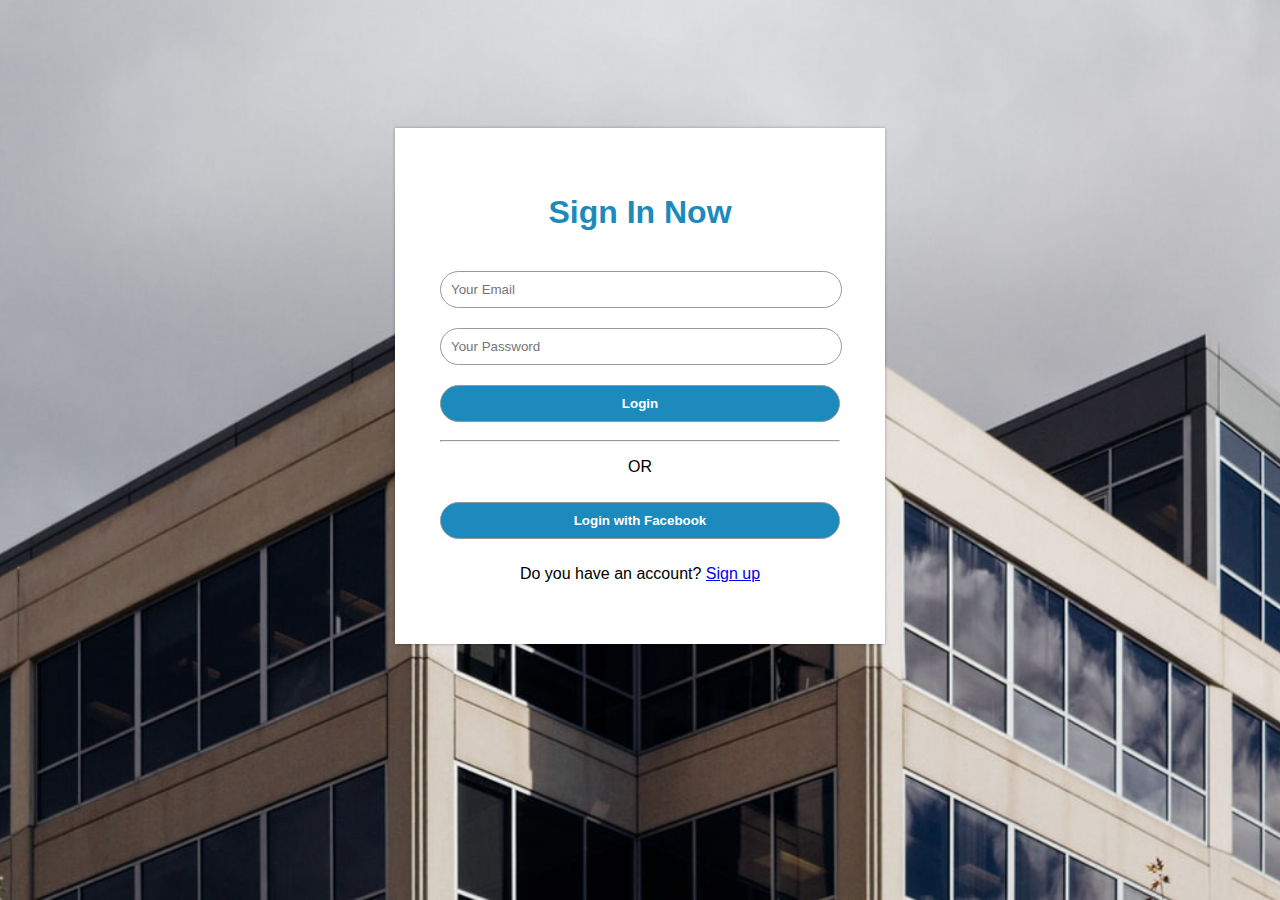
<file: index.html>
<!DOCTYPE html>
<html>
    <link rel="stylesheet" type="text/css" href="css/style.css">
    
<body>
 <div class="sign-up-form">
    <h1>Sign In Now </h1>

    <form method="POST" action="dashboard/index.html">
    
        <input type="email" class="input-box" placeholder="Your Email">
        
        <input type="password" class="input-box" placeholder="Your Password">
        <button type="submit" class="Signup-btn">Login</button>

        <hr>
        <p class="or">OR</p>
        <button type="button" class="Signup-btn " >Login with Facebook</button>
        <p> Do you have an account? <a href="signup.html">Sign up</a></p>

    </form>


 </div>

</body>
</html>
</file>
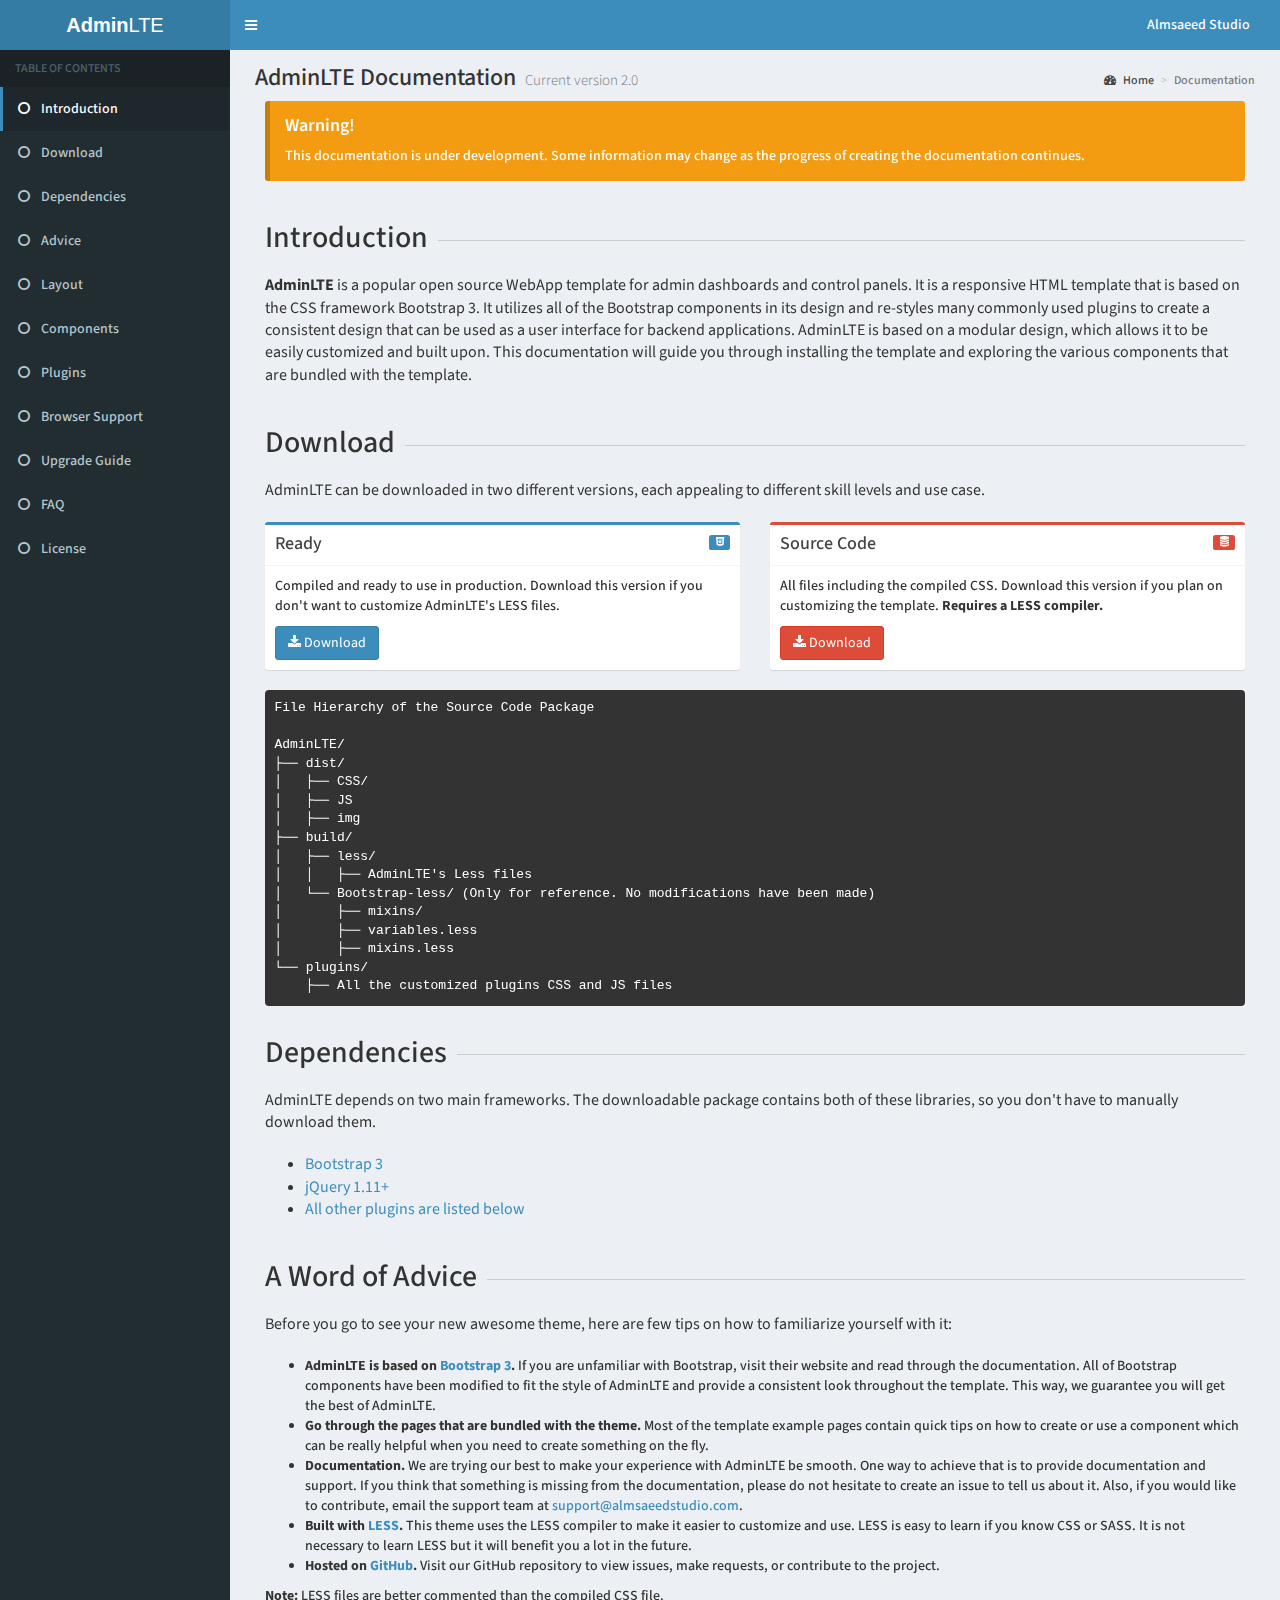
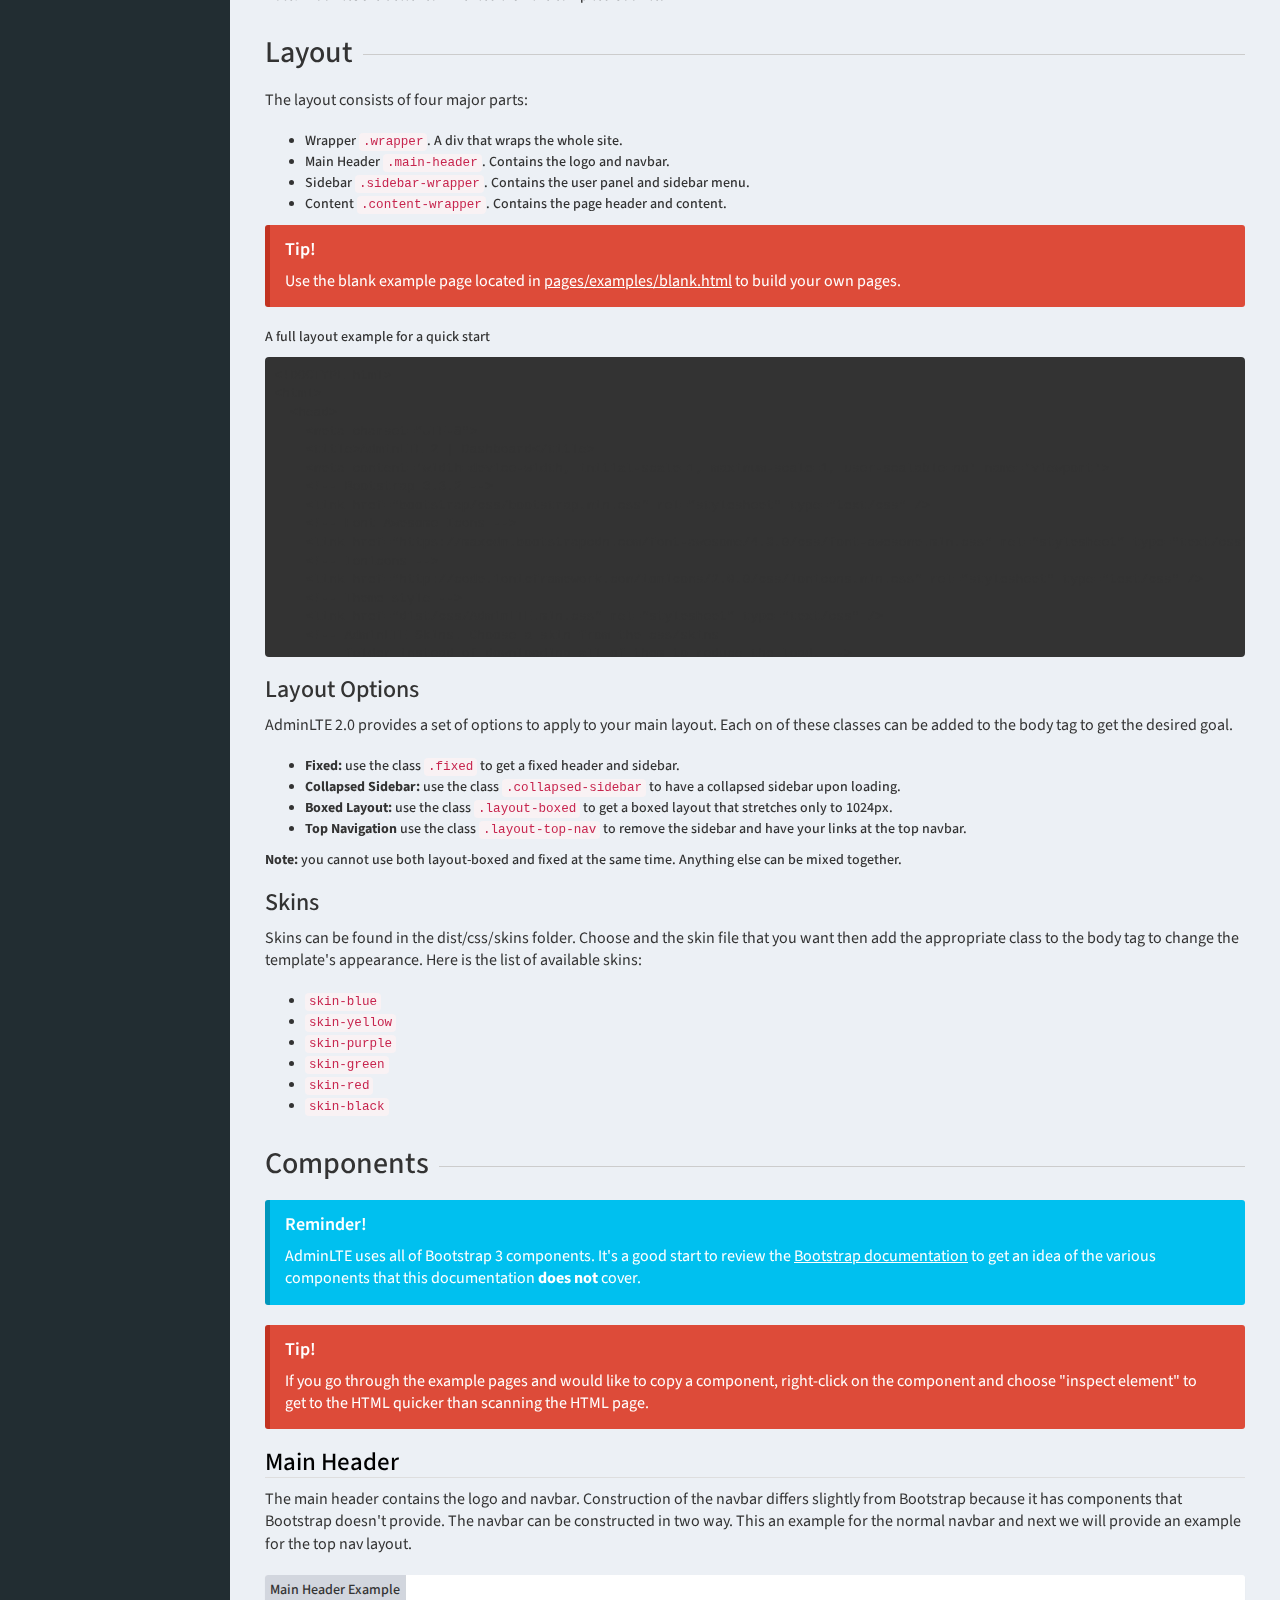
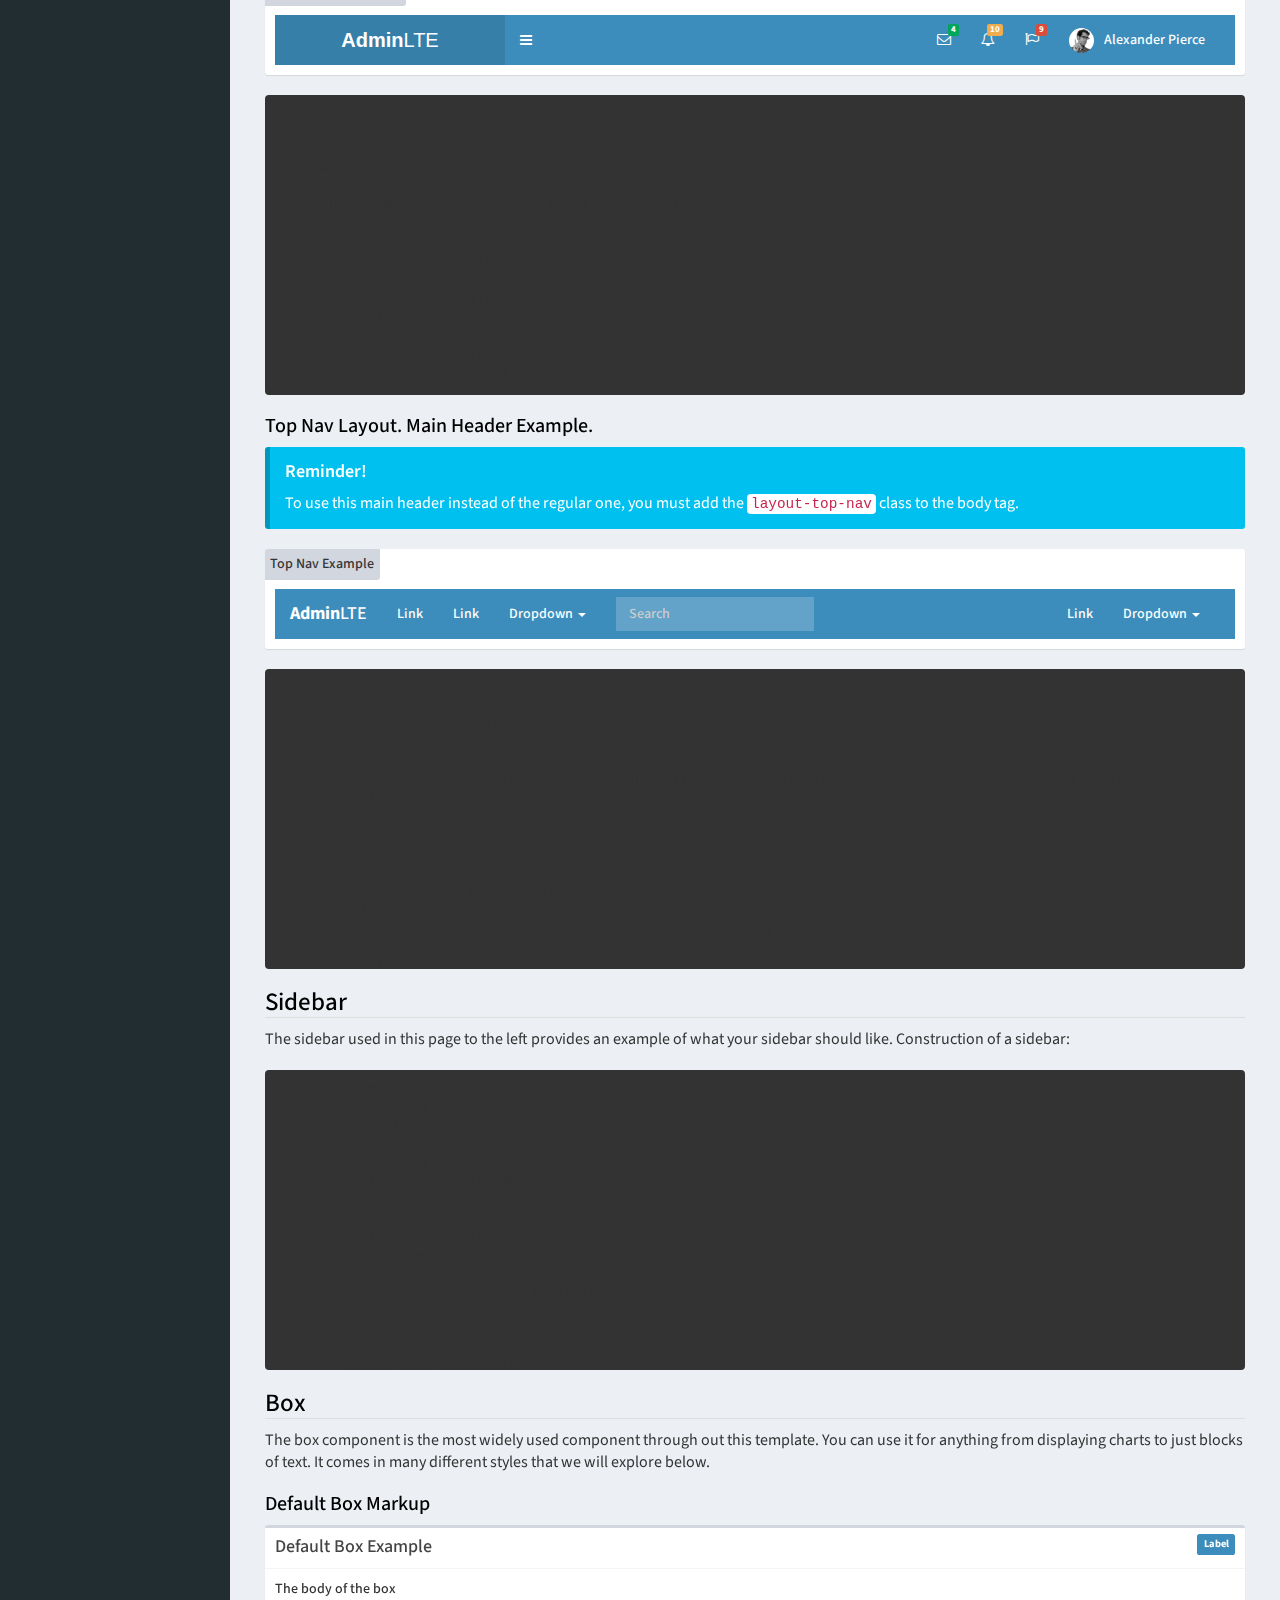
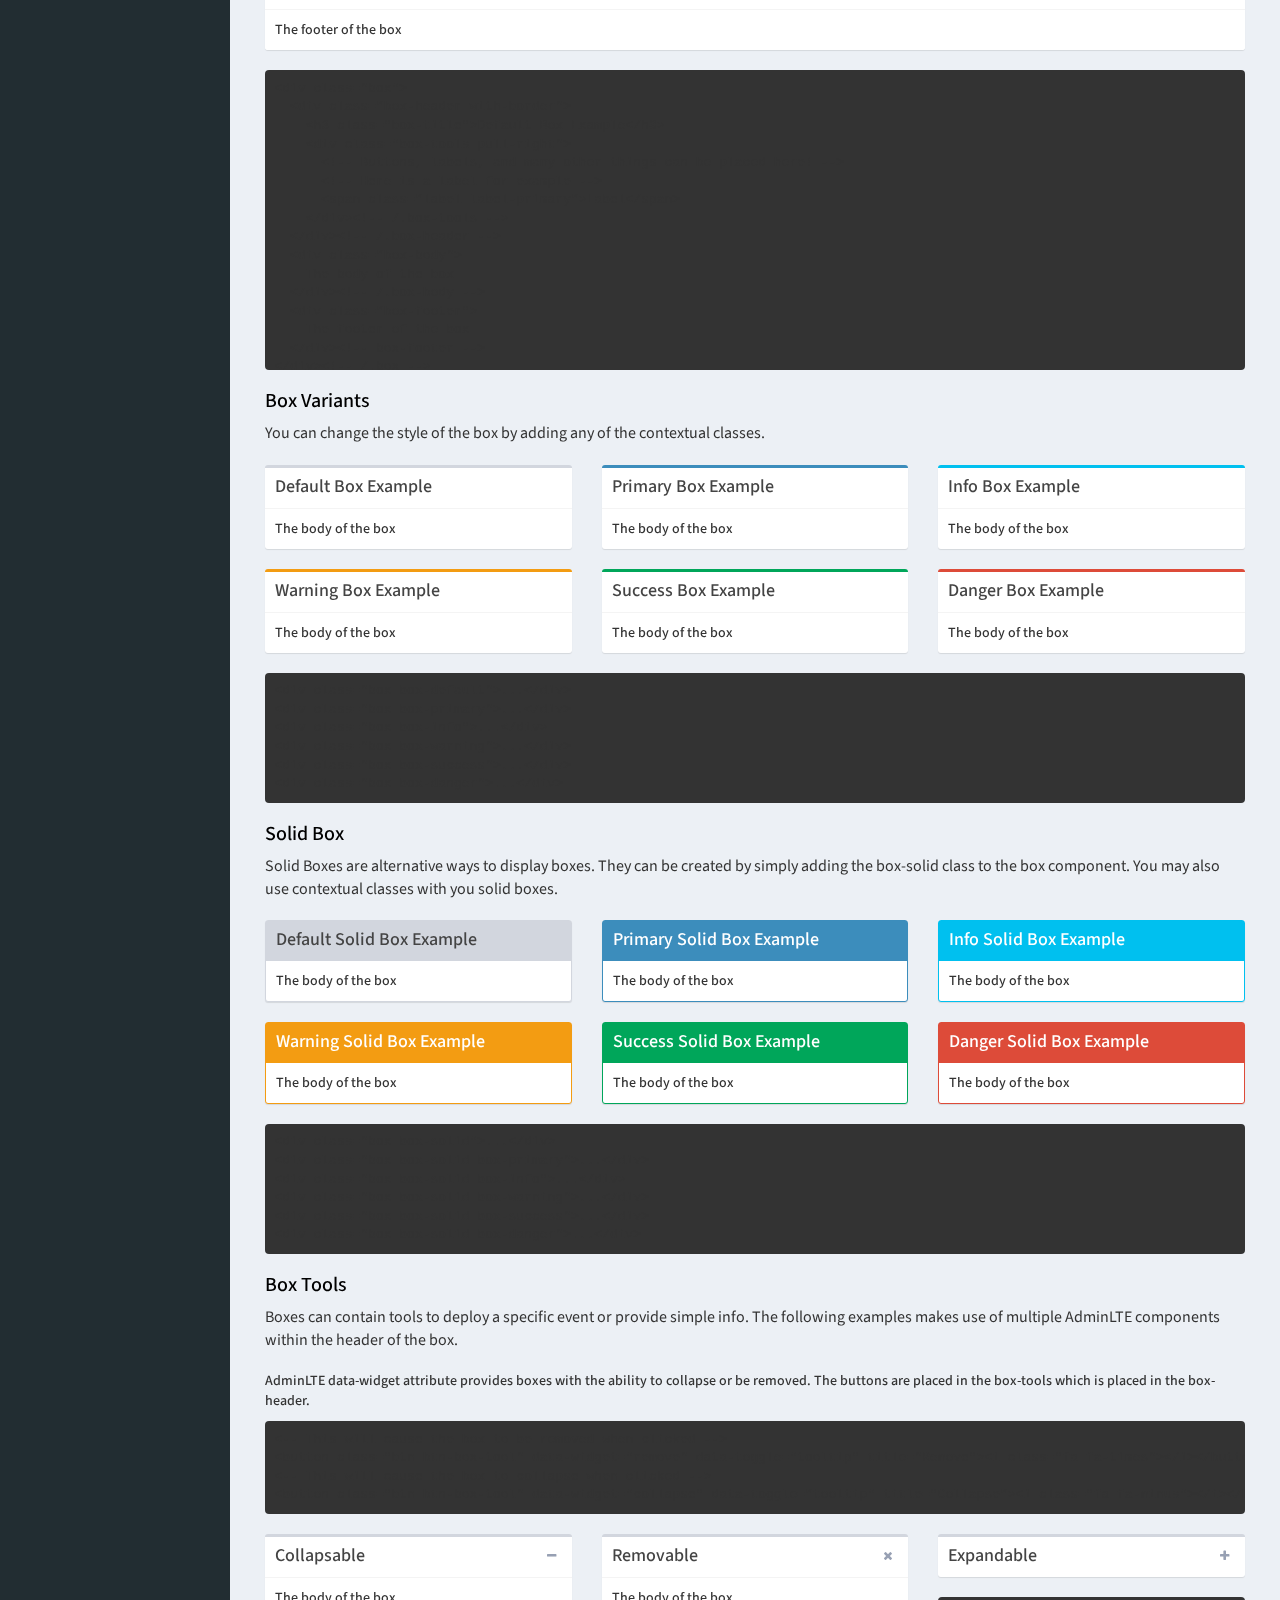
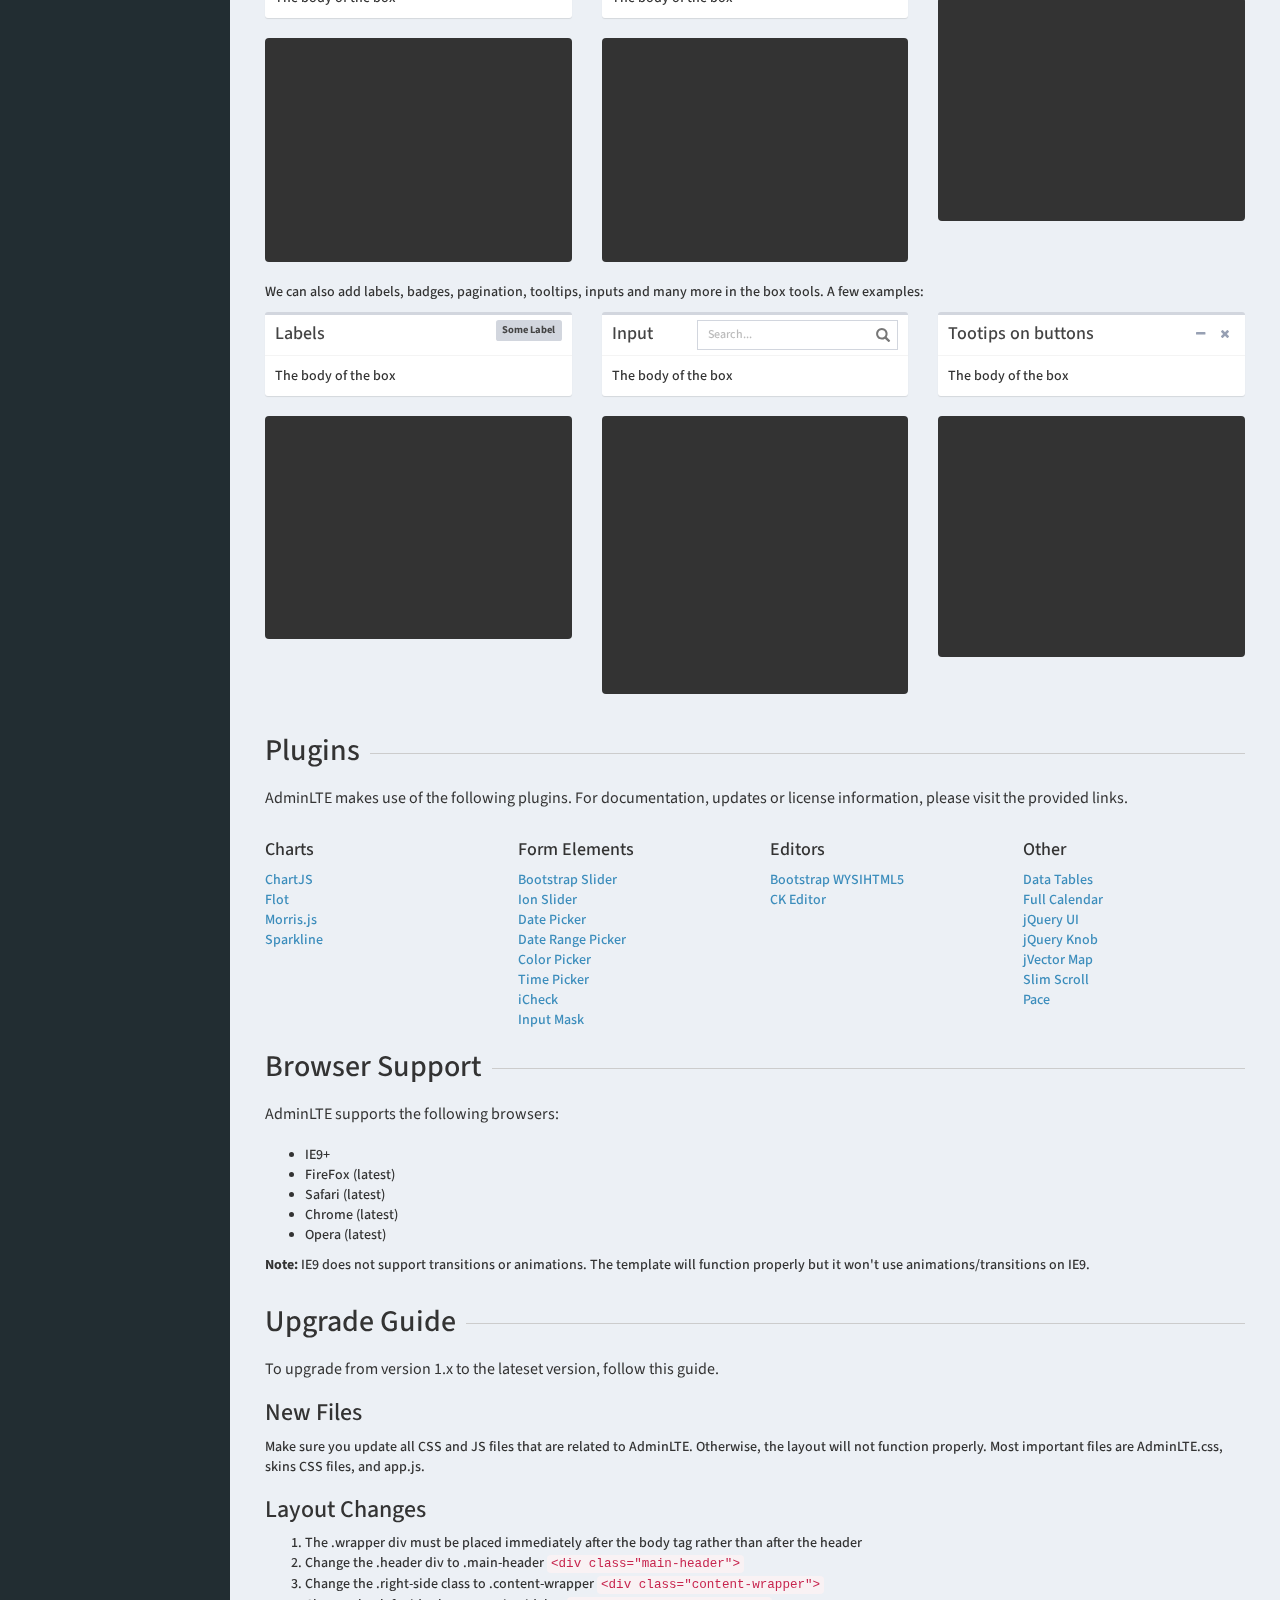
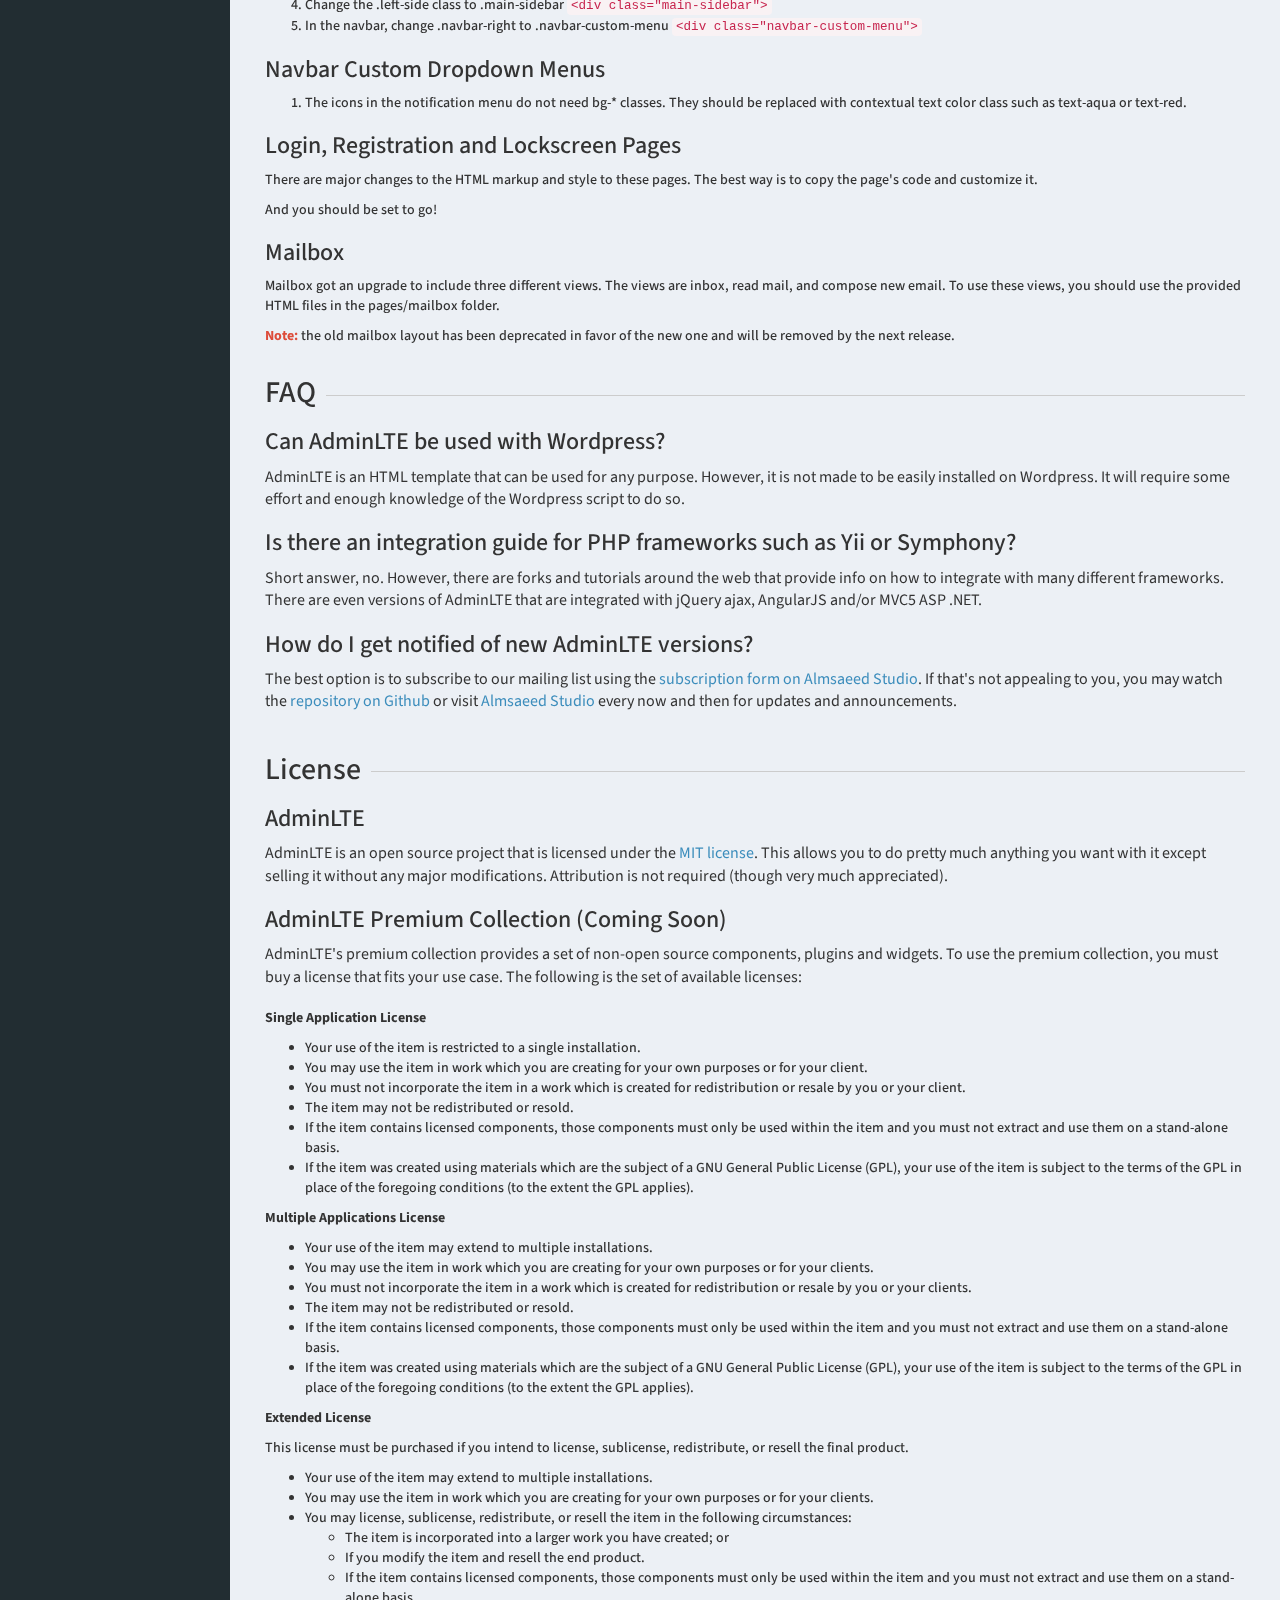
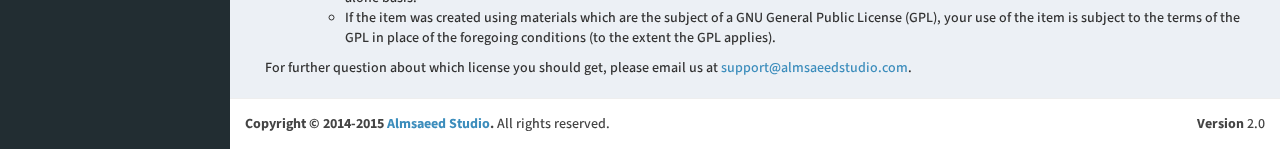
<file: dashboard/documentation/index.html>
<!DOCTYPE html>
<html>
  <head>
    <meta charset="UTF-8">
    <meta http-equiv="X-UA-Compatible" content="IE=edge">
    <title>AdminLTE 2 | Documentation</title>
    <meta content='width=device-width, initial-scale=1, maximum-scale=1, user-scalable=no' name='viewport'>
    <!-- Bootstrap 3.3.2 -->
    <link href="../bootstrap/css/bootstrap.min.css" rel="stylesheet" type="text/css" />
    <!-- Font Awesome Icons -->
    <link href="https://maxcdn.bootstrapcdn.com/font-awesome/4.3.0/css/font-awesome.min.css" rel="stylesheet" type="text/css" />
    <!-- Ionicons -->
    <link href="http://code.ionicframework.com/ionicons/2.0.0/css/ionicons.min.css" rel="stylesheet" type="text/css" />
    <!-- Theme style -->
    <link href="../dist/css/AdminLTE.min.css" rel="stylesheet" type="text/css" />
    <link href="../dist/css/skins/skin-blue.min.css" rel="stylesheet" type="text/css" />

    <!-- HTML5 Shim and Respond.js IE8 support of HTML5 elements and media queries -->
    <!-- WARNING: Respond.js doesn't work if you view the page via file:// -->
    <!--[if lt IE 9]>
        <script src="https://oss.maxcdn.com/libs/html5shiv/3.7.0/html5shiv.js"></script>
        <script src="https://oss.maxcdn.com/libs/respond.js/1.3.0/respond.min.js"></script>
    <![endif]-->
    <style>
      body {
        font-family: 'Source Sans Pro', 'Helvetica Neue', Helvetica, Arial, sans-serif;
        font-weight: 500;
      }
      .content-wrapper {
        padding: 0 10px;
        font-size: 14px;
      }
      .page-header {
        border: 0;        
        margin: 0 0 20px 0;
        padding: 0;
        position: relative;
        z-index: 1;
        font-size: 30px;
      }
      section[id] {
        padding: 20px 0 0 0;
      }
      #components > h3 {
        font-size: 25px;
        border-bottom: 1px solid #dedede;
        color: #000;
      }
      #components > h4 {
        font-size: 20px;
        color: #000;
      }
      .page-header span {
        z-index: 5;
        display: inline-block;
        background-color: #ecf0f5;
        padding-right: 10px;
      }
      .page-header::before {
        content: " ";
        display: block;
        background: #ccc;
        width: 100%;
        height: 1px;
        position: absolute;
        top: 50%;
        margin-top: 2px;
        z-index: -1;
      }
      .lead {
        font-size: 16px;
        font-weight: 400;
      }
      .eg{
        position: absolute;
        top: 0;
        left: 0;
        display: inline-block;
        background: #d2d6de;
        padding: 5px;
        border-bottom-right-radius: 3px;
        border-top-left-radius: 3px;
        border-bottom: 1px solid #d2d6dc;
        border-right: 1px solid #d2d6dc;
      }
      .eg + * {
        margin-top: 30px;
      }
      .content {
        padding: 10px 25px;
      }
      .hierarchy {
        background: #333;
        color: #fff;
      }
      .plugins-list li {
        width: 50%;
        float: left;
      }
      pre {
        border: none;
      }
      /* desert scheme ported from vim to google prettify */
      pre.prettyprint {display: block; background-color: #333; max-height: 300px; border: none!important; margin-bottom: 20px;}
      pre .nocode { background-color: none; color: #000 }
      pre .str { color: #ffa0a0;} /* string  - pink */
      pre .kwd { color: #f0e68c; font-weight: bold }
      pre .com { color: #87ceeb } /* comment - skyblue */
      pre .typ { color: #98fb98 } /* type    - lightgreen */
      pre .lit { color: #cd5c5c } /* literal - darkred */
      pre .pun { color: #fff }    /* punctuation */
      pre .pln { color: #fff }    /* plaintext */
      pre .tag { color: #f0e68c; font-weight: bold } /* html/xml tag    - lightyellow */
      pre .atn { color: #bdb76b; font-weight: bold } /* attribute name  - khaki */
      pre .atv { color: #ffa0a0 } /* attribute value - pink */
      pre .dec { color: #98fb98 } /* decimal         - lightgreen */

      /* Specify class=linenums on a pre to get line numbering */
      ol.linenums { margin-top: 0; margin-bottom: 0; color: #AEAEAE } /* IE indents via margin-left */
      li.L0,li.L1,li.L2,li.L3,li.L5,li.L6,li.L7,li.L8 { list-style-type: none }
      /* Alternate shading for lines */
      li.L1,li.L3,li.L5,li.L7,li.L9 { }

      @media print {
        pre.prettyprint { background-color: none }
        pre .str, code .str { color: #060 }
        pre .kwd, code .kwd { color: #006; font-weight: bold }
        pre .com, code .com { color: #600; font-style: italic }
        pre .typ, code .typ { color: #404; font-weight: bold }
        pre .lit, code .lit { color: #044 }
        pre .pun, code .pun { color: #440 }
        pre .pln, code .pln { color: #000 }
        pre .tag, code .tag { color: #006; font-weight: bold }
        pre .atn, code .atn { color: #404 }
        pre .atv, code .atv { color: #060 }
      }
      .sidebar {
        margin-top: 0;
        padding-top: 0!important;
      }
      .box .main-header {
        z-index: 1000;
        position: relative;
      }
      .treeview .nav li a:hover,
      .treeview .nav li a:active {
        background: transparent;
      }
    </style>
  </head>
  <body class="skin-blue fixed" data-spy="scroll" data-target="#scrollspy">
    <div class="wrapper">

      <header class="main-header">
        <!-- Logo -->
        <a href="../index2.html" class="logo"><b>Admin</b>LTE</a>
        <!-- Header Navbar: style can be found in header.less -->
        <nav class="navbar navbar-static-top" role="navigation">
          <!-- Sidebar toggle button-->
          <a href="#" class="sidebar-toggle" data-toggle="offcanvas" role="button">
            <span class="sr-only">Toggle navigation</span>
          </a>
          <!-- Navbar Right Menu -->
          <div class="navbar-custom-menu">
            <ul class="nav navbar-nav">
              <li><a href="http://almsaeedstudio.com">Almsaeed Studio</a></li>
            </ul>
          </div>
        </nav>
      </header>
      <!-- Left side column. contains the logo and sidebar -->
      <aside class="main-sidebar">
        <!-- sidebar: style can be found in sidebar.less -->
        <section class="sidebar" id="scrollspy">

          <!-- sidebar menu: : style can be found in sidebar.less -->
          <ul class="nav sidebar-menu">
            <li class="header">TABLE OF CONTENTS</li>
            <li class='active'><a href="#introduction"><i class='fa fa-circle-o'></i> Introduction</a></li>
            <li><a href="#download"><i class='fa fa-circle-o'></i> Download</a></li>
            <li><a href="#dependencies"><i class='fa fa-circle-o'></i> Dependencies</a></li>
            <li><a href="#advice"><i class='fa fa-circle-o'></i> Advice</a></li>
            <li><a href="#layout"><i class='fa fa-circle-o'></i> Layout</a></li>
            <li class='treeview' id='scrollspy-components'>
              <a href="#components"><i class='fa fa-circle-o'></i> Components</a>
              <ul class='nav treeview-menu'>
                <li><a href='#component-main-header'>Main Header</a></li>
                <li><a href='#component-sidebar'>Sidebar</a></li>
                <li><a href='#component-box'>Boxes</a></li>
              </ul>
            </li>
            <li><a href="#plugins"><i class='fa fa-circle-o'></i> Plugins</a></li>
            <li><a href="#browsers"><i class='fa fa-circle-o'></i> Browser Support</a></li>
            <li><a href="#upgrade"><i class='fa fa-circle-o'></i> Upgrade Guide</a></li>
            <li><a href="#faq"><i class='fa fa-circle-o'></i> FAQ</a></li>
            <li><a href="#license"><i class='fa fa-circle-o'></i> License</a></li>
          </ul>
        </section>
        <!-- /.sidebar -->
      </aside>

      <!-- Right side column. Contains the navbar and content of the page -->
      <div class="content-wrapper">
        <!-- Content Header (Page header) -->
        <div class="content-header">
          <h1>
            AdminLTE Documentation
            <small>Current version 2.0</small>
          </h1>
          <ol class="breadcrumb">
            <li><a href="#"><i class="fa fa-dashboard"></i> Home</a></li>
            <li class="active">Documentation</li>
          </ol>
        </div>

        <!-- Main content -->
        <div class="content body">
          <div class="callout callout-warning">
            <h4>Warning!</h4>
            This documentation is under development. Some information may change as the progress of creating the documentation continues.
          </div>
          <section id='introduction'>
            <h2 class='page-header'><span>Introduction</span></h2>
            <p class='lead'>
              <b>AdminLTE</b> is a popular open source WebApp template for admin dashboards and control panels.
              It is a responsive HTML template that is based on the CSS framework Bootstrap 3.
              It utilizes all of the Bootstrap components in its design and re-styles many
              commonly used plugins to create a consistent design that can be used as a user
              interface for backend applications. AdminLTE is based on a modular design, which
              allows it to be easily customized and built upon. This documentation will guide you through
              installing the template and exploring the various components that are bundled with the template.
            </p>
          </section><!-- /#introduction -->

          <!-- ============================================================= -->

          <section id='download'>
            <h2 class='page-header'><span>Download</span></h2>
            <p class='lead'>
              AdminLTE can be downloaded in two different versions, each appealing to different
              skill levels and use case.
            </p>
            <div class='row'>
              <div class='col-sm-6'>
                <div class='box box-primary'>
                  <div class='box-header with-border'>
                    <h3 class='box-title'>Ready</h3>
                    <span class='label label-primary pull-right'><i class='fa fa-html5'></i></span>
                  </div><!-- /.box-header -->
                  <div class='box-body'>
                    <p>Compiled and ready to use in production. Download this version
                      if you don't want to customize AdminLTE's LESS files.</p>
                    <a href='http://almsaeedstudio.com/download/AdminLTE-dist' class='btn btn-primary'><i class='fa fa-download'></i> Download</a>
                  </div><!-- /.box-body -->
                </div><!-- /.box -->
              </div><!-- /.col -->
              <div class='col-sm-6'>
                <div class='box box-danger'>
                  <div class='box-header with-border'>
                    <h3 class='box-title'>Source Code</h3>
                    <span class='label label-danger pull-right'><i class='fa fa-database'></i></span>
                  </div><!-- /.box-header -->
                  <div class='box-body'>
                    <p>All files including the compiled CSS. Download this version
                      if you plan on customizing the template. <b>Requires a LESS compiler.</b></p>
                    <a href='http://almsaeedstudio.com/download/AdminLTE' class='btn btn-danger'><i class='fa fa-download'></i> Download</a>
                  </div><!-- /.box-body -->
                </div><!-- /.box -->
              </div><!-- /.col -->
            </div><!-- /.row -->
            <pre class='hierarchy'><code class="language-bash" data-lang="bash">File Hierarchy of the Source Code Package

AdminLTE/
├── dist/
│   ├── CSS/
│   ├── JS
│   ├── img
├── build/
│   ├── less/
│   │   ├── AdminLTE's Less files
│   └── Bootstrap-less/ (Only for reference. No modifications have been made)
│       ├── mixins/
│       ├── variables.less
│       ├── mixins.less
└── plugins/
    ├── All the customized plugins CSS and JS files</code></pre>
          </section>

          <!-- ============================================================= -->

          <section id="dependencies">
            <h2 class="page-header"><span>Dependencies</span></h2>
            <p class="lead">AdminLTE depends on two main frameworks.
              The downloadable package contains both of these libraries, so you don't have to manually download them.</p>
            <ul class="lead">
              <li><a href="http://getbootstrap.com" target="_blank">Bootstrap 3</a></li>
              <li><a href="http://jquery.com/" target="_blank">jQuery 1.11+</a></li>
              <li><a href="#plugins">All other plugins are listed below</a></li>
            </ul>
          </section>

          <!-- ============================================================= -->

          <section id='advice'>
            <h2 class='page-header'><span>A Word of Advice</span></h2>
            <p class='lead'>
              Before you go to see your new awesome theme, here are few tips on how to familiarize yourself with it:
            </p>

            <ul>
              <li><b>AdminLTE is based on <a href="http://getbootstrap.com/" target="_blank">Bootstrap 3</a>.</b> If you are unfamiliar with Bootstrap, visit their website and read through the documentation. All of Bootstrap components have been modified to fit the style of AdminLTE and provide a consistent look throughout the template. This way, we guarantee you will get the best of AdminLTE.</li>
              <li><b>Go through the pages that are bundled with the theme.</b> Most of the template example pages contain quick tips on how to create or use a component which can be really helpful when you need to create something on the fly.</li>
              <li><b>Documentation.</b> We are trying our best to make your experience with AdminLTE be smooth. One way to achieve that is to provide documentation and support. If you think that something is missing from the documentation, please do not hesitate to create an issue to tell us about it. Also, if you would like to contribute, email the support team at <a href="mailto:support@almsaeedstudio.com">support@almsaeedstudio.com</a>.</li>
              <li><b>Built with <a href="http://lesscss.org/" target="_blank">LESS</a>.</b> This theme uses the LESS compiler to make it easier to customize and use. LESS is easy to learn if you know CSS or SASS. It is not necessary to learn LESS but it will benefit you a lot in the future.</li>
              <li><b>Hosted on <a href="https://github.com/almasaeed2010/AdminLTE/" target="_blank">GitHub</a>.</b> Visit our GitHub repository to view issues, make requests, or contribute to the project.</li>
            </ul>
            <p>
              <b>Note:</b> LESS files are better commented than the compiled CSS file.
            </p>
          </section>

          <!-- ============================================================= -->

          <section id='layout'>
            <h2 class='page-header'><span>Layout</span></h2>
            <p class='lead'>The layout consists of four major parts:</p>
            <ul>
              <li>Wrapper <code>.wrapper</code>. A div that wraps the whole site.</li>
              <li>Main Header <code>.main-header</code>. Contains the logo and navbar.</li>
              <li>Sidebar <code>.sidebar-wrapper</code>. Contains the user panel and sidebar menu.</li>
              <li>Content <code>.content-wrapper</code>. Contains the page header and content.</li>
            </ul>
            <div class="callout callout-danger lead">
              <h4>Tip!</h4>
              <p>Use the blank example page located in <a href="../pages/examples/blank.html">pages/examples/blank.html</a> to build your own pages.</p>
            </div>
            <p>A full layout example for a quick start</p>
            <pre class='prettyprint'>
&LT;!DOCTYPE html>
&LT;html>
  &LT;head>
    &LT;meta charset="UTF-8">
    &LT;title>AdminLTE 2 | Dashboard&LT;/title>
    &LT;meta content='width=device-width, initial-scale=1, maximum-scale=1, user-scalable=no' name='viewport'>
    &LT;!-- Bootstrap 3.3.2 -->
    &LT;link href="bootstrap/css/bootstrap.min.css" rel="stylesheet" type="text/css" />
    &LT;!-- Font Awesome Icons -->
    &LT;link href="https://maxcdn.bootstrapcdn.com/font-awesome/4.3.0/css/font-awesome.min.css" rel="stylesheet" type="text/css" />
    &LT;!-- Ionicons -->
    &LT;link href="http://code.ionicframework.com/ionicons/2.0.0/css/ionicons.min.css" rel="stylesheet" type="text/css" />
    &LT;!-- Theme style -->
    &LT;link href="dist/css/AdminLTE.min.css" rel="stylesheet" type="text/css" />
    &LT;!-- AdminLTE Skins. Choose a skin from the css/skins 
         folder instead of downloading all of them to reduce the load. -->
    &LT;link href="dist/css/skins/_all-skins.min.css" rel="stylesheet" type="text/css" />

    &LT;!-- HTML5 Shim and Respond.js IE8 support of HTML5 elements and media queries -->
    &LT;!-- WARNING: Respond.js doesn't work if you view the page via file:// -->
    &LT;!--[if lt IE 9]>
        &LT;script src="https://oss.maxcdn.com/libs/html5shiv/3.7.0/html5shiv.js">&LT;/script>
        &LT;script src="https://oss.maxcdn.com/libs/respond.js/1.3.0/respond.min.js">&LT;/script>
    &LT;![endif]-->
  &LT;/head>
  &LT;body class="skin-blue">
    &LT;!-- Site wrapper -->
    &LT;div class="wrapper">
      
      &LT;header class="main-header">
        &LT;a href="index2.html" class="logo">&LT;b>Admin&LT;/b>LTE&LT;/a>
        &LT;!-- Header Navbar: style can be found in header.less -->
        &LT;nav class="navbar navbar-static-top" role="navigation">
          &LT;!-- Sidebar toggle button-->
          &LT;a href="#" class="sidebar-toggle" data-toggle="offcanvas" role="button">
            &LT;span class="sr-only">Toggle navigation&LT;/span>
            &LT;span class="icon-bar">&LT;/span>
            &LT;span class="icon-bar">&LT;/span>
            &LT;span class="icon-bar">&LT;/span>
          &LT;/a>
          &LT;div class="navbar-custom-menu">
            &LT;ul class="nav navbar-nav">
              &LT;!-- Messages: style can be found in dropdown.less-->
              &LT;li class="dropdown messages-menu">
                &LT;a href="#" class="dropdown-toggle" data-toggle="dropdown">
                  &LT;i class="fa fa-envelope-o">&LT;/i>
                  &LT;span class="label label-success">4&LT;/span>
                &LT;/a>
                &LT;ul class="dropdown-menu">
                  &LT;li class="header">You have 4 messages&LT;/li>
                  &LT;li>
                    &LT;!-- inner menu: contains the actual data -->
                    &LT;ul class="menu">
                      &LT;li>&LT;!-- start message -->
                        &LT;a href="#">
                          &LT;div class="pull-left">
                            &LT;img src="dist/img/user2-160x160.jpg" class="img-circle" alt="User Image"/>
                          &LT;/div>
                          &LT;h4>
                            Support Team
                            &LT;small>&LT;i class="fa fa-clock-o">&LT;/i> 5 mins&LT;/small>
                          &LT;/h4>
                          &LT;p>Why not buy a new awesome theme?&LT;/p>
                        &LT;/a>
                      &LT;/li>&LT;!-- end message -->
                    &LT;/ul>
                  &LT;/li>
                  &LT;li class="footer">&LT;a href="#">See All Messages&LT;/a>&LT;/li>
                &LT;/ul>
              &LT;/li>
              &LT;!-- Notifications: style can be found in dropdown.less -->
              &LT;li class="dropdown notifications-menu">
                &LT;a href="#" class="dropdown-toggle" data-toggle="dropdown">
                  &LT;i class="fa fa-bell-o">&LT;/i>
                  &LT;span class="label label-warning">10&LT;/span>
                &LT;/a>
                &LT;ul class="dropdown-menu">
                  &LT;li class="header">You have 10 notifications&LT;/li>
                  &LT;li>
                    &LT;!-- inner menu: contains the actual data -->
                    &LT;ul class="menu">
                      &LT;li>
                        &LT;a href="#">
                          &LT;i class="fa fa-users text-aqua">&LT;/i> 5 new members joined today
                        &LT;/a>
                      &LT;/li>
                    &LT;/ul>
                  &LT;/li>
                  &LT;li class="footer">&LT;a href="#">View all&LT;/a>&LT;/li>
                &LT;/ul>
              &LT;/li>
              &LT;!-- Tasks: style can be found in dropdown.less -->
              &LT;li class="dropdown tasks-menu">
                &LT;a href="#" class="dropdown-toggle" data-toggle="dropdown">
                  &LT;i class="fa fa-flag-o">&LT;/i>
                  &LT;span class="label label-danger">9&LT;/span>
                &LT;/a>
                &LT;ul class="dropdown-menu">
                  &LT;li class="header">You have 9 tasks&LT;/li>
                  &LT;li>
                    &LT;!-- inner menu: contains the actual data -->
                    &LT;ul class="menu">
                      &LT;li>&LT;!-- Task item -->
                        &LT;a href="#">
                          &LT;h3>
                            Design some buttons
                            &LT;small class="pull-right">20%&LT;/small>
                          &LT;/h3>
                          &LT;div class="progress xs">
                            &LT;div class="progress-bar progress-bar-aqua" style="width: 20%" role="progressbar" aria-valuenow="20" aria-valuemin="0" aria-valuemax="100">
                              &LT;span class="sr-only">20% Complete&LT;/span>
                            &LT;/div>
                          &LT;/div>
                        &LT;/a>
                      &LT;/li>&LT;!-- end task item -->
                    &LT;/ul>
                  &LT;/li>
                  &LT;li class="footer">
                    &LT;a href="#">View all tasks&LT;/a>
                  &LT;/li>
                &LT;/ul>
              &LT;/li>
              &LT;!-- User Account: style can be found in dropdown.less -->
              &LT;li class="dropdown user user-menu">
                &LT;a href="#" class="dropdown-toggle" data-toggle="dropdown">
                  &LT;img src="dist/img/user2-160x160.jpg" class="user-image" alt="User Image"/>
                  &LT;span class="hidden-xs">Alexander Pierce&LT;/span>
                &LT;/a>
                &LT;ul class="dropdown-menu">
                  &LT;!-- User image -->
                  &LT;li class="user-header">
                    &LT;img src="dist/img/user2-160x160.jpg" class="img-circle" alt="User Image" />
                    &LT;p>
                      Alexander Pierce - Web Developer
                      &LT;small>Member since Nov. 2012&LT;/small>
                    &LT;/p>
                  &LT;/li>
                  &LT;!-- Menu Body -->
                  &LT;li class="user-body">
                    &LT;div class="col-xs-4 text-center">
                      &LT;a href="#">Followers&LT;/a>
                    &LT;/div>
                    &LT;div class="col-xs-4 text-center">
                      &LT;a href="#">Sales&LT;/a>
                    &LT;/div>
                    &LT;div class="col-xs-4 text-center">
                      &LT;a href="#">Friends&LT;/a>
                    &LT;/div>
                  &LT;/li>
                  &LT;!-- Menu Footer-->
                  &LT;li class="user-footer">
                    &LT;div class="pull-left">
                      &LT;a href="#" class="btn btn-default btn-flat">Profile&LT;/a>
                    &LT;/div>
                    &LT;div class="pull-right">
                      &LT;a href="#" class="btn btn-default btn-flat">Sign out&LT;/a>
                    &LT;/div>
                  &LT;/li>
                &LT;/ul>
              &LT;/li>
            &LT;/ul>
          &LT;/div>
        &LT;/nav>
      &LT;/header>

      &LT;!-- =============================================== -->

      &LT;!-- Left side column. contains the sidebar -->
      &LT;aside class="main-sidebar">
        &LT;!-- sidebar: style can be found in sidebar.less -->
        &LT;section class="sidebar">
          &LT;!-- Sidebar user panel -->
          &LT;div class="user-panel">
            &LT;div class="pull-left image">
              &LT;img src="dist/img/user2-160x160.jpg" class="img-circle" alt="User Image" />
            &LT;/div>
            &LT;div class="pull-left info">
              &LT;p>Alexander Pierce&LT;/p>

              &LT;a href="#">&LT;i class="fa fa-circle text-success">&LT;/i> Online&LT;/a>
            &LT;/div>
          &LT;/div>
          &LT;!-- search form -->
          &LT;form action="#" method="get" class="sidebar-form">
            &LT;div class="input-group">
              &LT;input type="text" name="q" class="form-control" placeholder="Search..."/>
              &LT;span class="input-group-btn">
                &LT;button type='submit' name='seach' id='search-btn' class="btn btn-flat">&LT;i class="fa fa-search">&LT;/i>&LT;/button>
              &LT;/span>
            &LT;/div>
          &LT;/form>
          &LT;!-- /.search form -->
          &LT;!-- sidebar menu: : style can be found in sidebar.less -->
          &LT;ul class="sidebar-menu">
            &LT;li class="header">MAIN NAVIGATION&LT;/li>
            &LT;li class="treeview">
              &LT;a href="#">
                &LT;i class="fa fa-dashboard">&LT;/i> &LT;span>Dashboard&LT;/span> &LT;i class="fa fa-angle-left pull-right">&LT;/i>
              &LT;/a>
              &LT;ul class="treeview-menu">
                &LT;li>&LT;a href="index.html">&LT;i class="fa fa-circle-o">&LT;/i> Dashboard v1&LT;/a>&LT;/li>
                &LT;li>&LT;a href="index2.html">&LT;i class="fa fa-circle-o">&LT;/i> Dashboard v2&LT;/a>&LT;/li>
              &LT;/ul>
            &LT;/li>
            &LT;li class="treeview">
              &LT;a href="#">
                &LT;i class="fa fa-files-o">&LT;/i>
                &LT;span>Layout Options&LT;/span>
                &LT;span class="label label-primary pull-right">4&LT;/span>
              &LT;/a>
              &LT;ul class="treeview-menu">
                &LT;li>&LT;a href="../layout/top-nav.html">&LT;i class="fa fa-circle-o">&LT;/i> Top Navigation&LT;/a>&LT;/li>
                &LT;li>&LT;a href="../layout/boxed.html">&LT;i class="fa fa-circle-o">&LT;/i> Boxed&LT;/a>&LT;/li>
                &LT;li>&LT;a href="../layout/fixed.html">&LT;i class="fa fa-circle-o">&LT;/i> Fixed&LT;/a>&LT;/li>
                &LT;li>&LT;a href="../layout/collapsed-sidebar.html">&LT;i class="fa fa-circle-o">&LT;/i> Collapsed Sidebar&LT;/a>&LT;/li>
              &LT;/ul>
            &LT;/li>
            &LT;li>
              &LT;a href="../widgets.html">
                &LT;i class="fa fa-th">&LT;/i> &LT;span>Widgets&LT;/span> &LT;small class="label pull-right bg-green">Hot&LT;/small>
              &LT;/a>
            &LT;/li>            
            &LT;li class="treeview">
              &LT;a href="#">
                &LT;i class="fa fa-pie-chart">&LT;/i>
                &LT;span>Charts&LT;/span>
                &LT;i class="fa fa-angle-left pull-right">&LT;/i>
              &LT;/a>
              &LT;ul class="treeview-menu">
                &LT;li>&LT;a href="../charts/morris.html">&LT;i class="fa fa-circle-o">&LT;/i> Morris&LT;/a>&LT;/li>
                &LT;li>&LT;a href="../charts/flot.html">&LT;i class="fa fa-circle-o">&LT;/i> Flot&LT;/a>&LT;/li>
                &LT;li>&LT;a href="../charts/inline.html">&LT;i class="fa fa-circle-o">&LT;/i> Inline charts&LT;/a>&LT;/li>
              &LT;/ul>
            &LT;/li>            
            &LT;li class="treeview">
              &LT;a href="#">
                &LT;i class="fa fa-laptop">&LT;/i>
                &LT;span>UI Elements&LT;/span>
                &LT;i class="fa fa-angle-left pull-right">&LT;/i>
              &LT;/a>
              &LT;ul class="treeview-menu">
                &LT;li>&LT;a href="../UI/general.html">&LT;i class="fa fa-circle-o">&LT;/i> General&LT;/a>&LT;/li>
                &LT;li>&LT;a href="../UI/icons.html">&LT;i class="fa fa-circle-o">&LT;/i> Icons&LT;/a>&LT;/li>
                &LT;li>&LT;a href="../UI/buttons.html">&LT;i class="fa fa-circle-o">&LT;/i> Buttons&LT;/a>&LT;/li>
                &LT;li>&LT;a href="../UI/sliders.html">&LT;i class="fa fa-circle-o">&LT;/i> Sliders&LT;/a>&LT;/li>
                &LT;li>&LT;a href="../UI/timeline.html">&LT;i class="fa fa-circle-o">&LT;/i> Timeline&LT;/a>&LT;/li>
                &LT;li>&LT;a href="../UI/modals.html">&LT;i class="fa fa-circle-o">&LT;/i> Modals&LT;/a>&LT;/li>
              &LT;/ul>
            &LT;/li>
            &LT;li class="treeview">
              &LT;a href="#">
                &LT;i class="fa fa-edit">&LT;/i> &LT;span>Forms&LT;/span>
                &LT;i class="fa fa-angle-left pull-right">&LT;/i>
              &LT;/a>
              &LT;ul class="treeview-menu">
                &LT;li>&LT;a href="../forms/general.html">&LT;i class="fa fa-circle-o">&LT;/i> General Elements&LT;/a>&LT;/li>
                &LT;li>&LT;a href="../forms/advanced.html">&LT;i class="fa fa-circle-o">&LT;/i> Advanced Elements&LT;/a>&LT;/li>
                &LT;li>&LT;a href="../forms/editors.html">&LT;i class="fa fa-circle-o">&LT;/i> Editors&LT;/a>&LT;/li>
              &LT;/ul>
            &LT;/li>
            &LT;li class="treeview">
              &LT;a href="#">
                &LT;i class="fa fa-table">&LT;/i> &LT;span>Tables&LT;/span>
                &LT;i class="fa fa-angle-left pull-right">&LT;/i>
              &LT;/a>
              &LT;ul class="treeview-menu">
                &LT;li>&LT;a href="../tables/simple.html">&LT;i class="fa fa-circle-o">&LT;/i> Simple tables&LT;/a>&LT;/li>
                &LT;li>&LT;a href="../tables/data.html">&LT;i class="fa fa-circle-o">&LT;/i> Data tables&LT;/a>&LT;/li>
              &LT;/ul>
            &LT;/li>
            &LT;li>
              &LT;a href="../calendar.html">
                &LT;i class="fa fa-calendar">&LT;/i> &LT;span>Calendar&LT;/span>
                &LT;small class="label pull-right bg-red">3&LT;/small>
              &LT;/a>
            &LT;/li>
            &LT;li>
              &LT;a href="../mailbox/mailbox.html">
                &LT;i class="fa fa-envelope">&LT;/i> &LT;span>Mailbox&LT;/span>
                &LT;small class="label pull-right bg-yellow">12&LT;/small>
              &LT;/a>
            &LT;/li>
            &LT;li class="treeview active">
              &LT;a href="#">
                &LT;i class="fa fa-folder">&LT;/i> &LT;span>Examples&LT;/span>
                &LT;i class="fa fa-angle-left pull-right">&LT;/i>
              &LT;/a>
              &LT;ul class="treeview-menu">
                &LT;li>&LT;a href="invoice.html">&LT;i class="fa fa-circle-o">&LT;/i> Invoice&LT;/a>&LT;/li>
                &LT;li>&LT;a href="login.html">&LT;i class="fa fa-circle-o">&LT;/i> Login&LT;/a>&LT;/li>
                &LT;li>&LT;a href="register.html">&LT;i class="fa fa-circle-o">&LT;/i> Register&LT;/a>&LT;/li>
                &LT;li>&LT;a href="lockscreen.html">&LT;i class="fa fa-circle-o">&LT;/i> Lockscreen&LT;/a>&LT;/li>
                &LT;li>&LT;a href="404.html">&LT;i class="fa fa-circle-o">&LT;/i> 404 Error&LT;/a>&LT;/li>
                &LT;li>&LT;a href="500.html">&LT;i class="fa fa-circle-o">&LT;/i> 500 Error&LT;/a>&LT;/li>
                &LT;li class="active">&LT;a href="blank.html">&LT;i class="fa fa-circle-o">&LT;/i> Blank Page&LT;/a>&LT;/li>
              &LT;/ul>
            &LT;/li>
            &LT;li class="treeview">
              &LT;a href="#">
                &LT;i class="fa fa-share">&LT;/i> &LT;span>Multilevel&LT;/span>
                &LT;i class="fa fa-angle-left pull-right">&LT;/i>
              &LT;/a>
              &LT;ul class="treeview-menu">
                &LT;li>&LT;a href="#">&LT;i class="fa fa-circle-o">&LT;/i> Level One&LT;/a>&LT;/li>
                &LT;li>
                  &LT;a href="#">&LT;i class="fa fa-circle-o">&LT;/i> Level One &LT;i class="fa fa-angle-left pull-right">&LT;/i>&LT;/a>
                  &LT;ul class="treeview-menu">
                    &LT;li>&LT;a href="#">&LT;i class="fa fa-circle-o">&LT;/i> Level Two&LT;/a>&LT;/li>
                    &LT;li>
                      &LT;a href="#">&LT;i class="fa fa-circle-o">&LT;/i> Level Two &LT;i class="fa fa-angle-left pull-right">&LT;/i>&LT;/a>
                      &LT;ul class="treeview-menu">
                        &LT;li>&LT;a href="#">&LT;i class="fa fa-circle-o">&LT;/i> Level Three&LT;/a>&LT;/li>
                        &LT;li>&LT;a href="#">&LT;i class="fa fa-circle-o">&LT;/i> Level Three&LT;/a>&LT;/li>
                      &LT;/ul>
                    &LT;/li>
                  &LT;/ul>
                &LT;/li>
                &LT;li>&LT;a href="#">&LT;i class="fa fa-circle-o">&LT;/i> Level One&LT;/a>&LT;/li>
              &LT;/ul>
            &LT;/li>
            &LT;li>&LT;a href="documentation/index.html">&LT;i class="fa fa-book">&LT;/i> Documentation&LT;/a>&LT;/li>
            &LT;li class="header">LABELS&LT;/li>
            &LT;li>&LT;a href="#">&LT;i class="fa fa-circle-o text-danger">&LT;/i> Important&LT;/a>&LT;/li>
            &LT;li>&LT;a href="#">&LT;i class="fa fa-circle-o text-warning">&LT;/i> Warning&LT;/a>&LT;/li>
            &LT;li>&LT;a href="#">&LT;i class="fa fa-circle-o text-info">&LT;/i> Information&LT;/a>&LT;/li>
          &LT;/ul>
        &LT;/section>
        &LT;!-- /.sidebar -->
      &LT;/aside>

      &LT;!-- =============================================== -->

      &LT;!-- Right side column. Contains the navbar and content of the page -->
      &LT;div class="content-wrapper">
        &LT;!-- Content Header (Page header) -->
        &LT;section class="content-header">
          &LT;h1>
            Blank page
            &LT;small>it all starts here&LT;/small>
          &LT;/h1>
          &LT;ol class="breadcrumb">
            &LT;li>&LT;a href="#">&LT;i class="fa fa-dashboard">&LT;/i> Home&LT;/a>&LT;/li>
            &LT;li>&LT;a href="#">Examples&LT;/a>&LT;/li>
            &LT;li class="active">Blank page&LT;/li>
          &LT;/ol>
        &LT;/section>

        &LT;!-- Main content -->
        &LT;section class="content">

          &LT;!-- Default box -->
          &LT;div class="box">
            &LT;div class="box-header with-border">
              &LT;h3 class="box-title">Title&LT;/h3>
              &LT;div class="box-tools pull-right">
                &LT;button class="btn btn-box-tool" data-widget="collapse" data-toggle="tooltip" title="Collapse">&LT;i class="fa fa-minus">&LT;/i>&LT;/button>
                &LT;button class="btn btn-box-tool" data-widget="remove" data-toggle="tooltip" title="Remove">&LT;i class="fa fa-times">&LT;/i>&LT;/button>
              &LT;/div>
            &LT;/div>
            &LT;div class="box-body">
              Start creating your amazing application!
            &LT;/div>&LT;!-- /.box-body -->
            &LT;div class="box-footer">
              Footer
            &LT;/div>&LT;!-- /.box-footer-->
          &LT;/div>&LT;!-- /.box -->

        &LT;/section>&LT;!-- /.content -->
      &LT;/div>&LT;!-- /.content-wrapper -->

      &LT;footer class="main-footer">
        &LT;div class="pull-right hidden-xs">
          &LT;b>Version&LT;/b> 2.0
        &LT;/div>
        &LT;strong>Copyright &copy; 2014-2015 &LT;a href="http://almsaeedstudio.com">Almsaeed Studio&LT;/a>.&LT;/strong> All rights reserved.
      &LT;/footer>
    &LT;/div>&LT;!-- ./wrapper -->

    &LT;!-- jQuery 2.1.3 -->
    &LT;script src="plugins/jQuery/jQuery-2.1.3.min.js">&LT;/script>
    &LT;!-- Bootstrap 3.3.2 JS -->
    &LT;script src="bootstrap/js/bootstrap.min.js" type="text/javascript">&LT;/script>
    &LT;!-- SlimScroll -->
    &LT;script src="plugins/slimScroll/jquery.slimScroll.min.js" type="text/javascript">&LT;/script>
    &LT;!-- FastClick -->
    &LT;script src='plugins/fastclick/fastclick.min.js'>&LT;/script>
    &LT;!-- AdminLTE App -->
    &LT;script src="dist/js/app.min.js" type="text/javascript">&LT;/script>
    &LT;!-- AdminLTE for demo purposes -->
    &LT;script src="dist/js/demo.js" type="text/javascript">&LT;/script>
  &LT;/body>
&LT;/html></pre>

            <h3>Layout Options</h3>
            <p class="lead">AdminLTE 2.0 provides a set of options to apply to your main layout. Each on of these classes can be added
              to the body tag to get the desired goal.</p>
            <ul>
              <li><b>Fixed:</b> use the class <code>.fixed</code> to get a fixed header and sidebar.</li>
              <li><b>Collapsed Sidebar:</b> use the class <code>.collapsed-sidebar</code> to have a collapsed sidebar upon loading.</li>
              <li><b>Boxed Layout:</b> use the class <code>.layout-boxed</code> to get a boxed layout that stretches only to 1024px.</li>
              <li><b>Top Navigation</b> use the class <code>.layout-top-nav</code> to remove the sidebar and have your links at the top navbar.</li>
            </ul>
            <p><b>Note:</b> you cannot use both layout-boxed and fixed at the same time. Anything else can be mixed together.</p>

            <h3>Skins</h3>
            <p class="lead">Skins can be found in the dist/css/skins folder.
              Choose and the skin file that you want then add the appropriate
              class to the body tag to change the template's appearance. Here is the list of available skins:</p>
            <ul>
              <li><code>skin-blue</code></li>
              <li><code>skin-yellow</code></li>
              <li><code>skin-purple</code></li>
              <li><code>skin-green</code></li>
              <li><code>skin-red</code></li>
              <li><code>skin-black</code></li>
            </ul>
          </section>

          <!-- ============================================================= -->

          <section id='components' data-spy="scroll" data-target="#scrollspy-components">
            <h2 class='page-header'><span>Components</span></h2>
            <div class='callout callout-info lead'>
              <h4>Reminder!</h4>
              <p>
                AdminLTE uses all of Bootstrap 3 components. It's a good start to review
                the <a href="http://getbootstrap.com">Bootstrap documentation</a> to get an idea of the various components
                that this documentation <b>does not</b> cover.
              </p>
            </div>
            <div class='callout callout-danger lead'>
              <h4>Tip!</h4>
              <p>
                If you go through the example pages and would like to copy a component, right-click on
                the component and choose "inspect element" to get to the HTML quicker than scanning
                the HTML page.
              </p>
            </div>
            <h3 id='component-main-header'>Main Header</h3>
            <p class='lead'>The main header contains the logo and navbar. Construction of the
              navbar differs slightly from Bootstrap because it has components that Bootstrap doesn't provide.
              The navbar can be constructed in two way. This an example for the normal navbar and next we will provide an example for
              the top nav layout.</p>
            <div class="box box-solid">
              <div class="box-body" style="position: relative;">
                <span class="eg">Main Header Example</span>
                <header class="main-header" style="position: relative;">
                  <!-- Logo -->
                  <a href="index2.html" class="logo"><b>Admin</b>LTE</a>
                  <!-- Header Navbar: style can be found in header.less -->
                  <nav class="navbar" role="navigation" style="border: 0;">
                    <!-- Sidebar toggle button-->
                    <a href="#" class="sidebar-toggle" role="button">
                      <span class="sr-only">Toggle navigation</span>
                    </a>
                    <!-- Navbar Right Menu -->
                    <div class="navbar-custom-menu">
                      <ul class="nav navbar-nav">
                        <!-- Messages: style can be found in dropdown.less-->
                        <li class="dropdown messages-menu">
                          <a href="#" class="dropdown-toggle" data-toggle="dropdown">
                            <i class="fa fa-envelope-o"></i>
                            <span class="label label-success">4</span>
                          </a>
                          <ul class="dropdown-menu">
                            <li class="header">You have 4 messages</li>
                            <li>
                              <!-- inner menu: contains the actual data -->
                              <ul class="menu">
                                <li><!-- start message -->
                                  <a href="#">
                                    <div class="pull-left">
                                      <img src="../dist/img/user2-160x160.jpg" class="img-circle" alt="User Image"/>
                                    </div>
                                    <h4>
                                      Support Team
                                      <small><i class="fa fa-clock-o"></i> 5 mins</small>
                                    </h4>
                                    <p>Why not buy a new awesome theme?</p>
                                  </a>
                                </li><!-- end message -->
                              </ul>
                            </li>
                            <li class="footer"><a href="#">See All Messages</a></li>
                          </ul>
                        </li>
                        <!-- Notifications: style can be found in dropdown.less -->
                        <li class="dropdown notifications-menu">
                          <a href="#" class="dropdown-toggle" data-toggle="dropdown">
                            <i class="fa fa-bell-o"></i>
                            <span class="label label-warning">10</span>
                          </a>
                          <ul class="dropdown-menu">
                            <li class="header">You have 10 notifications</li>
                            <li>
                              <!-- inner menu: contains the actual data -->
                              <ul class="menu">
                                <li>
                                  <a href="#">
                                    <i class="fa fa-users text-aqua"></i> 5 new members joined today
                                  </a>
                                </li>
                              </ul>
                            </li>
                            <li class="footer"><a href="#">View all</a></li>
                          </ul>
                        </li>
                        <!-- Tasks: style can be found in dropdown.less -->
                        <li class="dropdown tasks-menu">
                          <a href="#" class="dropdown-toggle" data-toggle="dropdown">
                            <i class="fa fa-flag-o"></i>
                            <span class="label label-danger">9</span>
                          </a>
                          <ul class="dropdown-menu">
                            <li class="header">You have 9 tasks</li>
                            <li>
                              <!-- inner menu: contains the actual data -->
                              <ul class="menu">
                                <li><!-- Task item -->
                                  <a href="#">
                                    <h3>
                                      Design some buttons
                                      <small class="pull-right">20%</small>
                                    </h3>
                                    <div class="progress xs">
                                      <div class="progress-bar progress-bar-aqua" style="width: 20%" role="progressbar" aria-valuenow="20" aria-valuemin="0" aria-valuemax="100">
                                        <span class="sr-only">20% Complete</span>
                                      </div>
                                    </div>
                                  </a>
                                </li><!-- end task item -->
                              </ul>
                            </li>
                            <li class="footer">
                              <a href="#">View all tasks</a>
                            </li>
                          </ul>
                        </li>
                        <!-- User Account: style can be found in dropdown.less -->
                        <li class="dropdown user user-menu">
                          <a href="#" class="dropdown-toggle" data-toggle="dropdown">
                            <img src="../dist/img/user2-160x160.jpg" class="user-image" alt="User Image"/>
                            <span class="hidden-xs">Alexander Pierce</span>
                          </a>
                          <ul class="dropdown-menu">
                            <!-- User image -->
                            <li class="user-header">
                              <img src="../dist/img/user2-160x160.jpg" class="img-circle" alt="User Image" />
                              <p>
                                Alexander Pierce - Web Developer
                                <small>Member since Nov. 2012</small>
                              </p>
                            </li>
                            <!-- Menu Body -->
                            <li class="user-body">
                              <div class="col-xs-4 text-center">
                                <a href="#">Followers</a>
                              </div>
                              <div class="col-xs-4 text-center">
                                <a href="#">Sales</a>
                              </div>
                              <div class="col-xs-4 text-center">
                                <a href="#">Friends</a>
                              </div>
                            </li>
                            <!-- Menu Footer-->
                            <li class="user-footer">
                              <div class="pull-left">
                                <a href="#" class="btn btn-default btn-flat">Profile</a>
                              </div>
                              <div class="pull-right">
                                <a href="#" class="btn btn-default btn-flat">Sign out</a>
                              </div>
                            </li>
                          </ul>
                        </li>
                      </ul>
                    </div>
                  </nav>
                </header>
              </div>
            </div>
            <pre class='prettyprint'>
&LT;header class="main-header">
  &LT;a href="../../index2.html" class="logo">
    &LT;!-- LOGO -->
    AdminLTE
  &LT;/a>
  &LT;!-- Header Navbar: style can be found in header.less -->
  &LT;nav class="navbar navbar-static-top" role="navigation">
    &LT;!-- Navbar Right Menu -->
    &LT;div class="navbar-custom-menu">
      &LT;ul class="nav navbar-nav">
        &LT;!-- Messages: style can be found in dropdown.less-->
        &LT;li class="dropdown messages-menu">
          &LT;a href="#" class="dropdown-toggle" data-toggle="dropdown">
            &LT;i class="fa fa-envelope-o">&LT;/i>
            &LT;span class="label label-success">4&LT;/span>
          &LT;/a>
          &LT;ul class="dropdown-menu">
            &LT;li class="header">You have 4 messages&LT;/li>
            &LT;li>
              &LT;!-- inner menu: contains the actual data -->
              &LT;ul class="menu">
                &LT;li>&LT;!-- start message -->
                  &LT;a href="#">
                    &LT;div class="pull-left">
                      &LT;img src="dist/img/user2-160x160.jpg" class="img-circle" alt="User Image"/>
                    &LT;/div>
                    &LT;h4>
                      Sender Name
                      &LT;small>&LT;i class="fa fa-clock-o">&LT;/i> 5 mins&LT;/small>
                    &LT;/h4>
                    &LT;p>Message Excerpt&LT;/p>
                  &LT;/a>
                &LT;/li>&LT;!-- end message -->
                ...
              &LT;/ul>
            &LT;/li>
            &LT;li class="footer">&LT;a href="#">See All Messages&LT;/a>&LT;/li>
          &LT;/ul>
        &LT;/li>
        &LT;!-- Notifications: style can be found in dropdown.less -->
        &LT;li class="dropdown notifications-menu">
          &LT;a href="#" class="dropdown-toggle" data-toggle="dropdown">
            &LT;i class="fa fa-bell-o">&LT;/i>
            &LT;span class="label label-warning">10&LT;/span>
          &LT;/a>
          &LT;ul class="dropdown-menu">
            &LT;li class="header">You have 10 notifications&LT;/li>
            &LT;li>
              &LT;!-- inner menu: contains the actual data -->
              &LT;ul class="menu">
                &LT;li>
                  &LT;a href="#">
                    &LT;i class="ion ion-ios-people info">&LT;/i> Notification title
                  &LT;/a>
                &LT;/li>
                ...
              &LT;/ul>
            &LT;/li>
            &LT;li class="footer">&LT;a href="#">View all&LT;/a>&LT;/li>
          &LT;/ul>
        &LT;/li>
        &LT;!-- Tasks: style can be found in dropdown.less -->
        &LT;li class="dropdown tasks-menu">
          &LT;a href="#" class="dropdown-toggle" data-toggle="dropdown">
            &LT;i class="fa fa-flag-o">&LT;/i>
            &LT;span class="label label-danger">9&LT;/span>
          &LT;/a>
          &LT;ul class="dropdown-menu">
            &LT;li class="header">You have 9 tasks&LT;/li>
            &LT;li>
              &LT;!-- inner menu: contains the actual data -->
              &LT;ul class="menu">
                &LT;li>&LT;!-- Task item -->
                  &LT;a href="#">
                    &LT;h3>
                      Design some buttons
                      &LT;small class="pull-right">20%&LT;/small>
                    &LT;/h3>
                    &LT;div class="progress xs">
                      &LT;div class="progress-bar progress-bar-aqua" style="width: 20%" role="progressbar" aria-valuenow="20" aria-valuemin="0" aria-valuemax="100">
                        &LT;span class="sr-only">20% Complete&LT;/span>
                      &LT;/div>
                    &LT;/div>
                  &LT;/a>
                &LT;/li>&LT;!-- end task item -->
                ...
              &LT;/ul>
            &LT;/li>
            &LT;li class="footer">
              &LT;a href="#">View all tasks&LT;/a>
            &LT;/li>
          &LT;/ul>
        &LT;/li>
        &LT;!-- User Account: style can be found in dropdown.less -->
        &LT;li class="dropdown user user-menu">
          &LT;a href="#" class="dropdown-toggle" data-toggle="dropdown">
            &LT;img src="dist/img/user2-160x160.jpg" class="user-image" alt="User Image"/>
            &LT;span class="hidden-xs">Alexander Pierce&LT;/span>
          &LT;/a>
          &LT;ul class="dropdown-menu">
            &LT;!-- User image -->
            &LT;li class="user-header">
              &LT;img src="dist/img/user2-160x160.jpg" class="img-circle" alt="User Image" />
              &LT;p>
                Alexander Pierce - Web Developer
                &LT;small>Member since Nov. 2012&LT;/small>
              &LT;/p>
            &LT;/li>
            &LT;!-- Menu Body -->
            &LT;li class="user-body">
              &LT;div class="col-xs-4 text-center">
                &LT;a href="#">Followers&LT;/a>
              &LT;/div>
              &LT;div class="col-xs-4 text-center">
                &LT;a href="#">Sales&LT;/a>
              &LT;/div>
              &LT;div class="col-xs-4 text-center">
                &LT;a href="#">Friends&LT;/a>
              &LT;/div>
            &LT;/li>
            &LT;!-- Menu Footer-->
            &LT;li class="user-footer">
              &LT;div class="pull-left">
                &LT;a href="#" class="btn btn-default btn-flat">Profile&LT;/a>
              &LT;/div>
              &LT;div class="pull-right">
                &LT;a href="#" class="btn btn-default btn-flat">Sign out&LT;/a>
              &LT;/div>
            &LT;/li>
          &LT;/ul>
        &LT;/li>
      &LT;/ul>
    &LT;/div>
  &LT;/nav>
&LT;/header></pre>
            <h4>Top Nav Layout. Main Header Example.</h4>
            <div class="callout callout-info lead">
              <h4>Reminder!</h4>
              <p>To use this main header instead of the regular one, you must add the <code>layout-top-nav</code> class to the body tag.</p>
            </div>
            <div class="box box-solid">
              <div class="box-body layout-top-nav">
                <span class="eg">Top Nav Example</span>
                <header class="main-header">               
                  <nav class="navbar navbar-static-top">
                    <div class="container-fluid">
                      <div class="navbar-header">
                        <a href="../../index2.html" class="navbar-brand"><b>Admin</b>LTE</a>
                        <button type="button" class="navbar-toggle collapsed" data-toggle="collapse" data-target="#navbar-collapse">
                          <i class="fa fa-bars"></i>
                        </button>
                      </div>

                      <!-- Collect the nav links, forms, and other content for toggling -->
                      <div class="collapse navbar-collapse" id="navbar-collapse">
                        <ul class="nav navbar-nav">
                          <li class="active"><a href="#">Link <span class="sr-only">(current)</span></a></li>
                          <li><a href="#">Link</a></li>
                          <li class="dropdown">
                            <a href="#" class="dropdown-toggle" data-toggle="dropdown">Dropdown <span class="caret"></span></a>
                            <ul class="dropdown-menu" role="menu">
                              <li><a href="#">Action</a></li>
                              <li><a href="#">Another action</a></li>
                              <li><a href="#">Something else here</a></li>
                              <li class="divider"></li>
                              <li><a href="#">Separated link</a></li>
                              <li class="divider"></li>
                              <li><a href="#">One more separated link</a></li>
                            </ul>
                          </li>
                        </ul>
                        <form class="navbar-form navbar-left" role="search">
                          <div class="form-group">
                            <input type="text" class="form-control" id="navbar-search-input" placeholder="Search">
                          </div>
                        </form>
                        <ul class="nav navbar-nav navbar-right">
                          <li><a href="#">Link</a></li>
                          <li class="dropdown">
                            <a href="#" class="dropdown-toggle" data-toggle="dropdown">Dropdown <span class="caret"></span></a>
                            <ul class="dropdown-menu" role="menu">
                              <li><a href="#">Action</a></li>
                              <li><a href="#">Another action</a></li>
                              <li><a href="#">Something else here</a></li>
                              <li class="divider"></li>
                              <li><a href="#">Separated link</a></li>
                            </ul>
                          </li>
                        </ul>
                      </div><!-- /.navbar-collapse -->
                    </div><!-- /.container-fluid -->
                  </nav>
                </header>
              </div>
            </div>
            <pre class='prettyprint'>
&LT;header class="main-header">               
  &LT;nav class="navbar navbar-static-top">
    &LT;div class="container-fluid">
    &LT;div class="navbar-header">
      &LT;a href="../../index2.html" class="navbar-brand">&LT;b>Admin&LT;/b>LTE&LT;/a>
      &LT;button type="button" class="navbar-toggle collapsed" data-toggle="collapse" data-target="#navbar-collapse">
        &LT;i class="fa fa-bars">&LT;/i>
      &LT;/button>
    &LT;/div>

    &LT;!-- Collect the nav links, forms, and other content for toggling -->
    &LT;div class="collapse navbar-collapse" id="navbar-collapse">
      &LT;ul class="nav navbar-nav">
        &LT;li class="active">&LT;a href="#">Link &LT;span class="sr-only">(current)&LT;/span>&LT;/a>&LT;/li>
        &LT;li>&LT;a href="#">Link&LT;/a>&LT;/li>
        &LT;li class="dropdown">
          &LT;a href="#" class="dropdown-toggle" data-toggle="dropdown">Dropdown &LT;span class="caret">&LT;/span>&LT;/a>
          &LT;ul class="dropdown-menu" role="menu">
            &LT;li>&LT;a href="#">Action&LT;/a>&LT;/li>
            &LT;li>&LT;a href="#">Another action&LT;/a>&LT;/li>
            &LT;li>&LT;a href="#">Something else here&LT;/a>&LT;/li>
            &LT;li class="divider">&LT;/li>
            &LT;li>&LT;a href="#">Separated link&LT;/a>&LT;/li>
            &LT;li class="divider">&LT;/li>
            &LT;li>&LT;a href="#">One more separated link&LT;/a>&LT;/li>
          &LT;/ul>
        &LT;/li>
      &LT;/ul>
      &LT;form class="navbar-form navbar-left" role="search">
        &LT;div class="form-group">
          &LT;input type="text" class="form-control" id="navbar-search-input" placeholder="Search">
        &LT;/div>
      &LT;/form>
      &LT;ul class="nav navbar-nav navbar-right">
        &LT;li>&LT;a href="#">Link&LT;/a>&LT;/li>
        &LT;li class="dropdown">
          &LT;a href="#" class="dropdown-toggle" data-toggle="dropdown">Dropdown &LT;span class="caret">&LT;/span>&LT;/a>
          &LT;ul class="dropdown-menu" role="menu">
            &LT;li>&LT;a href="#">Action&LT;/a>&LT;/li>
            &LT;li>&LT;a href="#">Another action&LT;/a>&LT;/li>
            &LT;li>&LT;a href="#">Something else here&LT;/a>&LT;/li>
            &LT;li class="divider">&LT;/li>
            &LT;li>&LT;a href="#">Separated link&LT;/a>&LT;/li>
          &LT;/ul>
        &LT;/li>
      &LT;/ul>
    &LT;/div>&LT;!-- /.navbar-collapse -->
    &LT;/div>&LT;!-- /.container-fluid -->
  &LT;/nav>
&LT;/header>
            </pre>

            <!-- ----------------------------------------------------------- -->

            <h3 id='component-sidebar'>Sidebar</h3>
            <p class="lead">
              The sidebar used in this page to the left provides an example of what your sidebar should like.
              Construction of a sidebar:
            </p>
            <pre class="prettyprint">
&LT;div class="main-sidebar">
  &LT;!-- Inner sidebar -->
  &LT;div class="sidebar">
    &LT;!-- user panel (Optional) -->
    &LT;div class="user-panel">
      &LT;div class="pull-left image">
        &LT;img src="dist/img/user2-160x160.jpg" class="img-circle" alt="User Image" />
      &LT;/div>
      &LT;div class="pull-left info">
        &LT;p>User Name&LT;/p>

        &LT;a href="#">&LT;i class="fa fa-circle text-success">&LT;/i> Online&LT;/a>
      &LT;/div>
    &LT;/div>&LT;!-- /.user-panel -->

    &LT;!-- Search Form (Optional) -->
    &LT;form action="#" method="get" class="sidebar-form">
      &LT;div class="input-group">
        &LT;input type="text" name="q" class="form-control" placeholder="Search..."/>
        &LT;span class="input-group-btn">
          &LT;button type='submit' name='search' id='search-btn' class="btn btn-flat">&LT;i class="fa fa-search">&LT;/i>&LT;/button>
        &LT;/span>
      &LT;/div>
    &LT;/form>&LT;!-- /.sidebar-form -->

    &LT;!-- Sidebar Menu -->
    &LT;ul class="sidebar-menu">
      &LT;li class="active">&LT;a href="#">Link&LT;/a>&LT;/li>
      &LT;li>&LT;a href="#">Another Link&LT;/a>&LT;/li>
      &LT;li class="treeview">
        &LT;a href="#">Second Level&LT;/a>
        &LT;ul class="treeview-menu">
          &LT;li>&LT;a href="#">Link in level 2&LT;/a>&LT;/li>
          &LT;li>&LT;a href="#">Link in level 2&LT;/a>&LT;/li>
        &LT;/ul>
      &LT;/li>
    &LT;/ul>&LT;!-- /.sidebar-menu -->

  &LT;/div>&LT;!-- /.sidebar -->
&LT;/div>&LT;!-- /.main-sidebar -->
            </pre>

            <!-- ----------------------------------------------------------- -->

            <h3 id='component-box'>Box</h3>
            <p class="lead">The box component is the most widely used component through out this template. You can
              use it for anything from displaying charts to just blocks of text. It comes in many different
              styles that we will explore below.</p>
            <h4>Default Box Markup</h4>
            <div class="box">
              <div class="box-header with-border">
                <h3 class="box-title">Default Box Example</h3>
                <div class="box-tools pull-right">
                  <!-- Buttons, labels, and many other things can be placed here! -->
                  <!-- Here is a label for example -->
                  <span class="label label-primary">Label</span>
                </div><!-- /.box-tools -->
              </div><!-- /.box-header -->
              <div class="box-body">
                The body of the box
              </div><!-- /.box-body -->
              <div class="box-footer">
                The footer of the box
              </div><!-- box-footer -->
            </div><!-- /.box -->
            <pre class="prettyprint">
&LT;div class="box">
  &LT;div class="box-header with-border">
    &LT;h3 class="box-title">Default Box Example&LT;/h3>
    &LT;div class="box-tools pull-right">
      &LT;!-- Buttons, labels, and many other things can be placed here! -->
      &LT;!-- Here is a label for example -->
      &LT;span class="label label-primary">Label&LT;/span>
    &LT;/div>&LT;!-- /.box-tools -->
  &LT;/div>&LT;!-- /.box-header -->
  &LT;div class="box-body">
    The body of the box
  &LT;/div>&LT;!-- /.box-body -->
  &LT;div class="box-footer">
    The footer of the box
  &LT;/div>&LT;!-- box-footer -->
&LT;/div>&LT;!-- /.box --></pre>
            <h4>Box Variants</h4>
            <p class="lead">You can change the style of the box by adding any of the contextual classes.</p>
            <div class="row">
              <div class="col-md-4">
                <div class="box">
                  <div class="box-header with-border">
                    <h3 class="box-title">Default Box Example</h3>
                  </div><!-- /.box-header -->
                  <div class="box-body">
                    The body of the box
                  </div><!-- /.box-body -->
                </div><!-- /.box -->
              </div>
              <div class="col-md-4">
                <div class="box box-primary">
                  <div class="box-header with-border">
                    <h3 class="box-title">Primary Box Example</h3>
                  </div><!-- /.box-header -->
                  <div class="box-body">
                    The body of the box
                  </div><!-- /.box-body -->
                </div><!-- /.box -->
              </div>
              <div class="col-md-4">
                <div class="box box-info">
                  <div class="box-header with-border">
                    <h3 class="box-title">Info Box Example</h3>
                  </div><!-- /.box-header -->
                  <div class="box-body">
                    The body of the box
                  </div><!-- /.box-body -->
                </div><!-- /.box -->
              </div>
              <div class="clearfix"></div>
              <div class="col-md-4">
                <div class="box box-warning">
                  <div class="box-header with-border">
                    <h3 class="box-title">Warning Box Example</h3>
                  </div><!-- /.box-header -->
                  <div class="box-body">
                    The body of the box
                  </div><!-- /.box-body -->
                </div><!-- /.box -->
              </div>
              <div class="col-md-4">
                <div class="box box-success">
                  <div class="box-header with-border">
                    <h3 class="box-title">Success Box Example</h3>
                  </div><!-- /.box-header -->
                  <div class="box-body">
                    The body of the box
                  </div><!-- /.box-body -->
                </div><!-- /.box -->
              </div>
              <div class="col-md-4">
                <div class="box box-danger">
                  <div class="box-header with-border">
                    <h3 class="box-title">Danger Box Example</h3>
                  </div><!-- /.box-header -->
                  <div class="box-body">
                    The body of the box
                  </div><!-- /.box-body -->
                </div><!-- /.box -->
              </div>
            </div><!-- /.row -->
            <pre class="prettyprint">
&LT;div class="box box-default">...&LT;/div>
&LT;div class="box box-primary">...&LT;/div>
&LT;div class="box box-info">...&LT;/div>
&LT;div class="box box-warning">...&LT;/div>
&LT;div class="box box-success">...&LT;/div>
&LT;div class="box box-danger">...&LT;/div></pre>

            <h4>Solid Box</h4>
            <p class="lead">Solid Boxes are alternative ways to display boxes.
              They can be created by simply adding the box-solid class to the box component.
              You may also use contextual classes with you solid boxes.</p>
            <div class="row">
              <div class="col-md-4">
                <div class="box box-solid box-default">
                  <div class="box-header">
                    <h3 class="box-title">Default Solid Box Example</h3>
                  </div><!-- /.box-header -->
                  <div class="box-body">
                    The body of the box
                  </div><!-- /.box-body -->
                </div><!-- /.box -->
              </div>
              <div class="col-md-4">
                <div class="box box-solid box-primary">
                  <div class="box-header">
                    <h3 class="box-title">Primary Solid Box Example</h3>
                  </div><!-- /.box-header -->
                  <div class="box-body">
                    The body of the box
                  </div><!-- /.box-body -->
                </div><!-- /.box -->
              </div>
              <div class="col-md-4">
                <div class="box box-solid box-info">
                  <div class="box-header">
                    <h3 class="box-title">Info Solid Box Example</h3>
                  </div><!-- /.box-header -->
                  <div class="box-body">
                    The body of the box
                  </div><!-- /.box-body -->
                </div><!-- /.box -->
              </div>
              <div class="clearfix"></div>
              <div class="col-md-4">
                <div class="box box-solid box-warning">
                  <div class="box-header">
                    <h3 class="box-title">Warning Solid Box Example</h3>
                  </div><!-- /.box-header -->
                  <div class="box-body">
                    The body of the box
                  </div><!-- /.box-body -->
                </div><!-- /.box -->
              </div>
              <div class="col-md-4">
                <div class="box box-solid box-success">
                  <div class="box-header">
                    <h3 class="box-title">Success Solid Box Example</h3>
                  </div><!-- /.box-header -->
                  <div class="box-body">
                    The body of the box
                  </div><!-- /.box-body -->
                </div><!-- /.box -->
              </div>
              <div class="col-md-4">
                <div class="box box-solid box-danger">
                  <div class="box-header">
                    <h3 class="box-title">Danger Solid Box Example</h3>
                  </div><!-- /.box-header -->
                  <div class="box-body">
                    The body of the box
                  </div><!-- /.box-body -->
                </div><!-- /.box -->
              </div>
            </div><!-- /.row -->
            <pre class="prettyprint">
&LT;div class="box box-solid">...&LT;/div>
&LT;div class="box box-solid box-primary">...&LT;/div>
&LT;div class="box box-solid box-info">...&LT;/div>
&LT;div class="box box-solid box-warning">...&LT;/div>
&LT;div class="box box-solid box-success">...&LT;/div>
&LT;div class="box box-solid box-danger">...&LT;/div></pre>
            <h4>Box Tools</h4>
            <p class="lead">Boxes can contain tools to deploy a specific event or provide simple info. The following examples makes use
              of multiple AdminLTE components within the header of the box.</p>
            <p>AdminLTE data-widget attribute provides boxes with the ability to collapse or be removed. The buttons
            are placed in the box-tools which is placed in the box-header.</p>
            <pre class="prettyprint">
&LT;-- This will cause the box to be removed when clicked -->
&LT;button class="btn btn-box-tool" data-widget="remove" data-toggle="tooltip" title="Remove">&LT;i class="fa fa-times">&LT;/i>&LT;/button>
&LT;-- This will cause the box to collapse when clicked -->
&LT;button class="btn btn-box-tool" data-widget="collapse" data-toggle="tooltip" title="Collapse">&LT;i class="fa fa-minus">&LT;/i>&LT;/button></pre>
            <div class="row">
              <div class="col-md-4">
                <div class="box box-default">
                  <div class="box-header with-border">
                    <h3 class="box-title">Collapsable</h3>
                    <div class="box-tools pull-right">
                      <button class="btn btn-box-tool" data-widget="collapse"><i class="fa fa-minus"></i></button>
                    </div><!-- /.box-tools -->
                  </div><!-- /.box-header -->
                  <div class="box-body">
                    The body of the box
                  </div><!-- /.box-body -->
                </div><!-- /.box -->
                <pre class="prettyprint">
&LT;div class="box box-default">
  &LT;div class="box-header with-border">
    &LT;h3 class="box-title">Collapsable&LT;/h3>
    &LT;div class="box-tools pull-right">
      &LT;button class="btn btn-box-tool" data-widget="collapse">&LT;i class="fa fa-minus">&LT;/i>&LT;/button>
    &LT;/div>&LT;!-- /.box-tools -->
  &LT;/div>&LT;!-- /.box-header -->
  &LT;div class="box-body">
    The body of the box
  &LT;/div>&LT;!-- /.box-body -->
&LT;/div>&LT;!-- /.box --></pre>
              </div>
              <div class="col-md-4">
                <div class="box box-default">
                  <div class="box-header with-border">
                    <h3 class="box-title">Removable</h3>
                    <div class="box-tools pull-right">
                      <button class="btn btn-box-tool" data-widget="remove"><i class="fa fa-times"></i></button>
                    </div><!-- /.box-tools -->
                  </div><!-- /.box-header -->
                  <div class="box-body">
                    The body of the box
                  </div><!-- /.box-body -->
                </div><!-- /.box -->
                <pre class="prettyprint">
&LT;div class="box box-default">
  &LT;div class="box-header with-border">
    &LT;h3 class="box-title">Removable&LT;/h3>
    &LT;div class="box-tools pull-right">
      &LT;button class="btn btn-box-tool" data-widget="remove">&LT;i class="fa fa-times">&LT;/i>&LT;/button>
    &LT;/div>&LT;!-- /.box-tools -->
  &LT;/div>&LT;!-- /.box-header -->
  &LT;div class="box-body">
    The body of the box
  &LT;/div>&LT;!-- /.box-body -->
&LT;/div>&LT;!-- /.box --></pre>
              </div>
              <div class="col-md-4">
                <div class="box box-default collapsed-box">
                  <div class="box-header with-border">
                    <h3 class="box-title">Expandable</h3>
                    <div class="box-tools pull-right">
                      <button class="btn btn-box-tool" data-widget="collapse"><i class="fa fa-plus"></i></button>
                    </div><!-- /.box-tools -->
                  </div><!-- /.box-header -->
                  <div class="box-body">
                    The body of the box
                  </div><!-- /.box-body -->
                </div><!-- /.box -->
                <pre class="prettyprint">
&LT;div class="box box-default">
  &LT;div class="box-header with-border">
    &LT;h3 class="box-title">Expandable&LT;/h3>
    &LT;div class="box-tools pull-right">
      &LT;button class="btn btn-box-tool" data-widget="collapse">&LT;i class="fa fa-plus">&LT;/i>&LT;/button>
    &LT;/div>&LT;!-- /.box-tools -->
  &LT;/div>&LT;!-- /.box-header -->
  &LT;div class="box-body">
    The body of the box
  &LT;/div>&LT;!-- /.box-body -->
&LT;/div>&LT;!-- /.box --></pre>
              </div>
            </div><!-- /.row -->
            <p>We can also add labels, badges, pagination, tooltips, inputs and many more in the box tools.  A few examples:</p>
            <div class="row">
              <div class="col-md-4">
                <div class="box box-default">
                  <div class="box-header with-border">
                    <h3 class="box-title">Labels</h3>
                    <div class="box-tools pull-right">
                      <span class="label label-default">Some Label</span>
                    </div><!-- /.box-tools -->
                  </div><!-- /.box-header -->
                  <div class="box-body">
                    The body of the box
                  </div><!-- /.box-body -->
                </div><!-- /.box -->
                <pre class="prettyprint">
&LT;div class="box box-default">
  &LT;div class="box-header with-border">
    &LT;h3 class="box-title">Labels&LT;/h3>
    &LT;div class="box-tools pull-right">
      &LT;span class="label label-default">8 New Messages&LT;/span>
    &LT;/div>&LT;!-- /.box-tools -->
  &LT;/div>&LT;!-- /.box-header -->
  &LT;div class="box-body">
    The body of the box
  &LT;/div>&LT;!-- /.box-body -->
&LT;/div>&LT;!-- /.box --></pre>
              </div>
              <div class="col-md-4">
                <div class="box box-default">
                  <div class="box-header with-border">
                    <h3 class="box-title">Input</h3>
                    <div class="box-tools pull-right">
                      <div class="has-feedback">
                        <input type="text" class="form-control input-sm" placeholder="Search..."/>
                        <span class="glyphicon glyphicon-search form-control-feedback text-muted"></span>
                      </div>
                    </div><!-- /.box-tools -->
                  </div><!-- /.box-header -->
                  <div class="box-body">
                    The body of the box
                  </div><!-- /.box-body -->
                </div><!-- /.box -->
                <pre class="prettyprint">
&LT;div class="box box-default">
  &LT;div class="box-header with-border">
    &LT;h3 class="box-title">Input&LT;/h3>
    &LT;div class="box-tools pull-right">
      &LT;div class="has-feedback">
        &LT;input type="text" class="form-control input-sm" placeholder="Search..."/>
        &LT;span class="glyphicon glyphicon-search form-control-feedback">&LT;/span>
      &LT;/div>
    &LT;/div>&LT;!-- /.box-tools -->
  &LT;/div>&LT;!-- /.box-header -->
  &LT;div class="box-body">
    The body of the box
  &LT;/div>&LT;!-- /.box-body -->
&LT;/div>&LT;!-- /.box --></pre>
              </div>
              <div class="col-md-4">
                <div class="box box-default">
                  <div class="box-header with-border">
                    <h3 class="box-title">Tootips on buttons</h3>
                    <div class="box-tools pull-right">                      
                      <button class="btn btn-box-tool" data-widget="collapse" data-toggle="tooltip" title="Collapse"><i class="fa fa-minus"></i></button>
                      <button class="btn btn-box-tool" data-widget="remove" data-toggle="tooltip" title="Remove"><i class="fa fa-times"></i></button>
                    </div><!-- /.box-tools -->
                  </div><!-- /.box-header -->
                  <div class="box-body">
                    The body of the box
                  </div><!-- /.box-body -->
                </div><!-- /.box -->
                <pre class="prettyprint">
&LT;div class="box box-default">
  &LT;div class="box-header with-border">
    &LT;h3 class="box-title">Tooltips on buttons&LT;/h3>
    &LT;div class="box-tools pull-right">      
      &LT;button class="btn btn-box-tool" data-widget="collapse" data-toggle="tooltip" title="Collapse">&LT;i class="fa fa-minus">&LT;/i>&LT;/button>
      &LT;button class="btn btn-box-tool" data-widget="remove" data-toggle="tooltip" title="Remove">&LT;i class="fa fa-times">&LT;/i>&LT;/button>
    &LT;/div>&LT;!-- /.box-tools -->
  &LT;/div>&LT;!-- /.box-header -->
  &LT;div class="box-body">
    The body of the box
  &LT;/div>&LT;!-- /.box-body -->
&LT;/div>&LT;!-- /.box --></pre>
              </div><!-- /.col -->
            </div><!-- /.row -->
          </section>

          <!-- ============================================================= -->

          <section id='plugins'>
            <h2 class='page-header'><span>Plugins</span></h2>
            <p class="lead">AdminLTE makes use of the following plugins. For documentation, updates or license information, please visit the provided links.</p>
            <div class='row'>
              <div class='col-sm-3'>
                <ul class="list-unstyled">
                  <li><h4>Charts</h4></li>
                  <li><a href='http://chartjs.org/' target="_blank">ChartJS</a></li>
                  <li><a href='http://www.flotcharts.org/' target="_blank">Flot</a></li>
                  <li><a href='http://morrisjs.github.io/morris.js/' target="_blank">Morris.js</a></li>
                  <li><a href='http://omnipotent.net/jquery.sparkline/' target="_blank">Sparkline</a></li>
                </ul>
              </div><!-- /.col -->
              <div class='col-sm-3'>
                <ul class="list-unstyled">
                  <li><h4>Form Elements</h4></li>
                  <li><a href='https://github.com/seiyria/bootstrap-slider'>Bootstrap Slider</a></li>
                  <li><a href='http://ionden.com/a/plugins/ion.rangeSlider/en.html' target="_blank">Ion Slider</a></li>
                  <li><a href='http://bootstrap-datepicker.readthedocs.org/' target="_blank">Date Picker</a></li>
                  <li><a href='http://www.improvely.com/' target="_blank">Date Range Picker</a></li>
                  <li><a href='http://mjolnic.github.io/bootstrap-colorpicker/' target="_blank">Color Picker</a></li>
                  <li><a href='https://github.com/jdewit/bootstrap-timepicker' target="_blank">Time Picker</a></li>
                  <li><a href='http://git.io/arlzeA' target="_blank">iCheck</a></li>
                  <li><a href='http://github.com/RobinHerbots/jquery.inputmask' target="_blank">Input Mask</a></li>
                </ul>
              </div><!-- /.col -->
              <div class='col-sm-3'>
                <ul class="list-unstyled">
                  <li><h4>Editors</h4></li>
                  <li><a href='https://github.com/Waxolunist/bootstrap3-wysihtml5-bower' target="_blank">Bootstrap WYSIHTML5</a></li>
                  <li><a href='http://ckeditor.com' target="_blank">CK Editor</a></li>
                </ul>
              </div><!-- /. col -->
              <div class='col-sm-3'>
                <ul class="list-unstyled">
                  <li><h4>Other</h4></li>
                  <li><a href='https://datatables.net/examples/styling/bootstrap.html' target="_blank">Data Tables</a></li>
                  <li><a href='http://arshaw.com/fullcalendar/' target="_blank">Full Calendar</a></li>
                  <li><a href='http://jqueryui.com' target="_blank">jQuery UI</a></li>
                  <li><a href='http://anthonyterrien.com/knob/' target="_blank">jQuery Knob</a></li>
                  <li><a href='http://jvectormap.com/' target="_blank">jVector Map</a></li>
                  <li><a href='http://rocha.la' target="_blank">Slim Scroll</a></li>
                  <li><a href='http://github.hubspot.com/pace/docs/welcome/' target="_blank">Pace</a></li>
                </ul>
              </div><!-- /.col -->
            </div><!-- /.row -->
          </section>

          <!-- ============================================================= -->

          <section id='browsers'>
            <h2 class='page-header'><span>Browser Support</span></h2>
            <p class="lead">AdminLTE supports the following browsers:</p>
            <ul>
              <li>IE9+</li>
              <li>FireFox (latest)</li>
              <li>Safari (latest)</li>
              <li>Chrome (latest)</li>
              <li>Opera (latest)</li>
            </ul>
            <p><b>Note:</b> IE9 does not support transitions or animations. The template will function properly but it won't use animations/transitions on IE9.</p>
          </section>

          <!-- ============================================================= -->

          <section id='upgrade'>
            <h2 class='page-header'><span>Upgrade Guide</span></h2>
            <p class="lead">To upgrade from version 1.x to the lateset version, follow this guide.</p>
            <h3>New Files</h3>
            <p>Make sure you update all CSS and JS files that are related to AdminLTE. Otherwise, the layout will not
            function properly. Most important files are AdminLTE.css, skins CSS files, and app.js.</p>
            <h3>Layout Changes</h3>
            <ol>
              <li>The .wrapper div must be placed immediately after the body tag rather than after the header</li>
              <li>Change the .header div to .main-header <code>&LT;div class="main-header"></code></li>
              <li>Change the .right-side class to .content-wrapper <code>&LT;div class="content-wrapper"></code></li>
              <li>Change the .left-side class to .main-sidebar <code>&LT;div class="main-sidebar"></code></li>
              <li>In the navbar, change .navbar-right to .navbar-custom-menu <code>&LT;div class="navbar-custom-menu"></code></li>
            </ol>
            <h3>Navbar Custom Dropdown Menus</h3>
            <ol>
              <li>The icons in the notification menu do not need bg-* classes. They should be replaced with contextual text color class such as text-aqua or text-red.</li>
            </ol>
            <h3>Login, Registration and Lockscreen Pages</h3>
            <p>There are major changes to the HTML markup and style to these pages. The best way is to copy the page's code and customize it.</p>
            <p>And you should be set to go!</p>
            <h3>Mailbox</h3>
            <p>Mailbox got an upgrade to include three different views. The views are inbox, read mail, and compose new email. To use these views,
            you should use the provided HTML files in the pages/mailbox folder.</p>
            <p><b class="text-red">Note:</b> the old mailbox layout has been deprecated in favor of the new one and will be removed by the next release.</p>
          </section>

          <!-- ============================================================= -->

          <section id='faq'>
            <h2 class='page-header'><span>FAQ</span></h2>
            <h3>Can AdminLTE be used with Wordpress?</h3>
            <p class="lead">AdminLTE is an HTML template that can be used for any purpose. However, it is not made to be easily installed on Wordpress. It will require some effort and enough knowledge of the Wordpress script to do so.</p>

            <h3>Is there an integration guide for PHP frameworks such as Yii or Symphony?</h3>
            <p class='lead'>Short answer, no. However, there are forks and tutorials around the web that
              provide info on how to integrate with many different frameworks. There are even versions of
              AdminLTE that are integrated with jQuery ajax, AngularJS and/or MVC5 ASP .NET.
            </p>

            <h3>How do I get notified of new AdminLTE versions?</h3>
            <p class='lead'>The best option is to subscribe to our mailing list using the
              <a href="http://almsaeedstudio.com/#subscribe">subscription form on Almsaeed Studio</a>.
              If that's not appealing to you, you may watch the <a href="https://github.com/almasaeed2010/AdminLTE">repository on Github</a>
              or visit <a href="http://almsaeedstudio.com">Almsaeed Studio</a> every now and then for updates and announcements.</p>
          </section>

          <!-- ============================================================= -->

          <section id="license">
            <h1 class="page-header"><span>License</span></h1>
            <h3>AdminLTE</h3>
            <p class="lead">AdminLTE is an open source project that is licensed under the <a href="http://opensource.org/licenses/MIT">MIT license</a>.
              This allows you to do pretty much anything you want with it except selling it without any major modifications.
              Attribution is not required (though very much appreciated).</p>
            <h3>AdminLTE Premium Collection (Coming Soon)</h3>
            <p class="lead">AdminLTE's premium collection provides a set of non-open source components, plugins and widgets. To use
              the premium collection, you must buy a license that fits your use case. The following is the set of available licenses:</p>
            <p><b>Single Application License</b></p>
            <ul>
              <li>Your use of the item is restricted to a single installation.
              <li>You may use the item in work which you are creating for your own purposes or for your client.
              <li>You must not incorporate the item in a work which is created for redistribution or resale by you or your client.
              <li>The item may not be redistributed or resold.
              <li>If the item contains licensed components, those components must only be used within the item and you must not extract and use them on a stand-alone basis.
              <li>If the item was created using materials which are the subject of a GNU General Public License (GPL), your use of the item is subject to the terms of the GPL in place of the foregoing conditions (to the extent the GPL applies).
            </ul>
            <p><b>Multiple Applications License</b></p>
            <ul>
              <li>Your use of the item may extend to multiple installations.
              <li>You may use the item in work which you are creating for your own purposes or for your clients.
              <li>You must not incorporate the item in a work which is created for redistribution or resale by you or your clients.
              <li>The item may not be redistributed or resold.
              <li>If the item contains licensed components, those components must only be used within the item and you must not extract and use them on a stand-alone basis.
              <li>If the item was created using materials which are the subject of a GNU General Public License (GPL), your use of the item is subject to the terms of the GPL in place of the foregoing conditions (to the extent the GPL applies).
            </ul>

            <p><b>Extended License</b></p>
            <p>This license must be purchased if you intend to license, sublicense, redistribute, or resell the final product.</p>
            <ul>
              <li>Your use of the item may extend to multiple installations.
              <li>You may use the item in work which you are creating for your own purposes or for your clients.
              <li>You may license, sublicense, redistribute, or resell the item in the following circumstances:
                <ul>
                  <li>The item is incorporated into a larger work you have created; or
                  <li>If you modify the item and resell the end product.
                  <li>If the item contains licensed components, those components must only be used within the item and you must not extract and use them on a stand-alone basis.
                  <li>If the item was created using materials which are the subject of a GNU General Public License (GPL), your use of the item is subject to the terms of the GPL in place of the foregoing conditions (to the extent the GPL applies).
                </ul>
            </ul>
            <p>For further question about which license you should get, please email us at <a href="mailto:support@almsaeedstudio.com">support@almsaeedstudio.com</a>.</p>
          </section>
        </div><!-- /.content -->
      </div><!-- /.content-wrapper -->

      <footer class="main-footer">
        <div class="pull-right hidden-xs">
          <b>Version</b> 2.0
        </div>
        <strong>Copyright &copy; 2014-2015 <a href="http://almsaeedstudio.com">Almsaeed Studio</a>.</strong> All rights reserved.
      </footer>

    </div><!-- ./wrapper -->

    <!-- jQuery 2.1.3 -->
    <script src="../plugins/jQuery/jQuery-2.1.3.min.js"></script>
    <!-- Bootstrap 3.3.2 JS -->
    <script src="../bootstrap/js/bootstrap.min.js" type="text/javascript"></script>
    <!-- FastClick -->
    <script src='../plugins/fastclick/fastclick.min.js'></script>
    <!-- AdminLTE App -->
    <script src="../dist/js/app.min.js" type="text/javascript"></script>
    <!-- SlimScroll 1.3.0 -->
    <script src="../plugins/slimScroll/jquery.slimscroll.min.js" type="text/javascript"></script>
    <script src="https://google-code-prettify.googlecode.com/svn/loader/run_prettify.js"></script>
    <script>
      $(function () {
        $(".sidebar-menu li a").click(function () {
          var $this = $(this);
          var target = $this.attr("href");
          if (typeof target === 'string') {
            $("body").animate({
              scrollTop: ($(target).offset().top - 32) + "px"
            }, 500);
          }
        });

      });
    </script>
  </body>
</html>
</file>
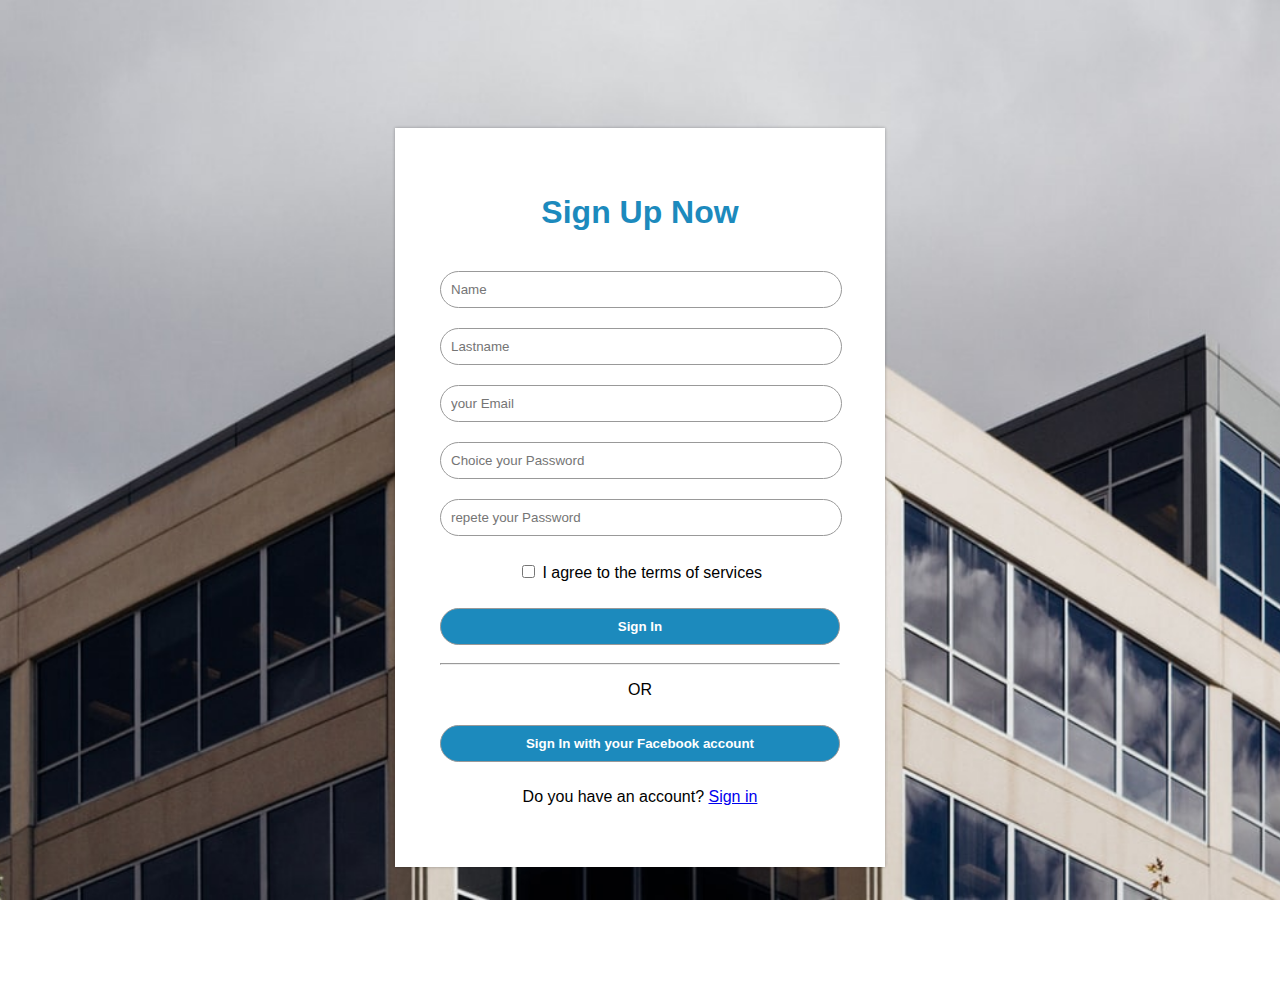
<file: signin.html>
<!DOCTYPE html>
<html>
    <link rel="stylesheet" type="text/css" href="css/style.css">
    
<body>
 <div class="sign-up-form">
    <h1>Sign Up Now </h1>

    <form>

        <input type="Name" class="input-box" placeholder="Name">
        <input type="Lastname" class="input-box" placeholder="Lastname">
        <input type="Email" class="input-box" placeholder="your Email">
        <input type="Password" class="input-box" placeholder="Choice your Password">
        <input type="Password" class="input-box" placeholder="repete your Password">
        <p><span><input type="checkbox"></span> I agree to the terms of services</p>
        <button type="button" class="Signin-btn">Sign In</button>

        <hr>
        <p class="or">OR</p>
        <button type="button" class="Signin-btn " >Sign In with your Facebook account</button>
        <p> Do you have an account? <a href="#">Sign in</a></p>

    </form>


 </div>

</body>
</html>
</file>
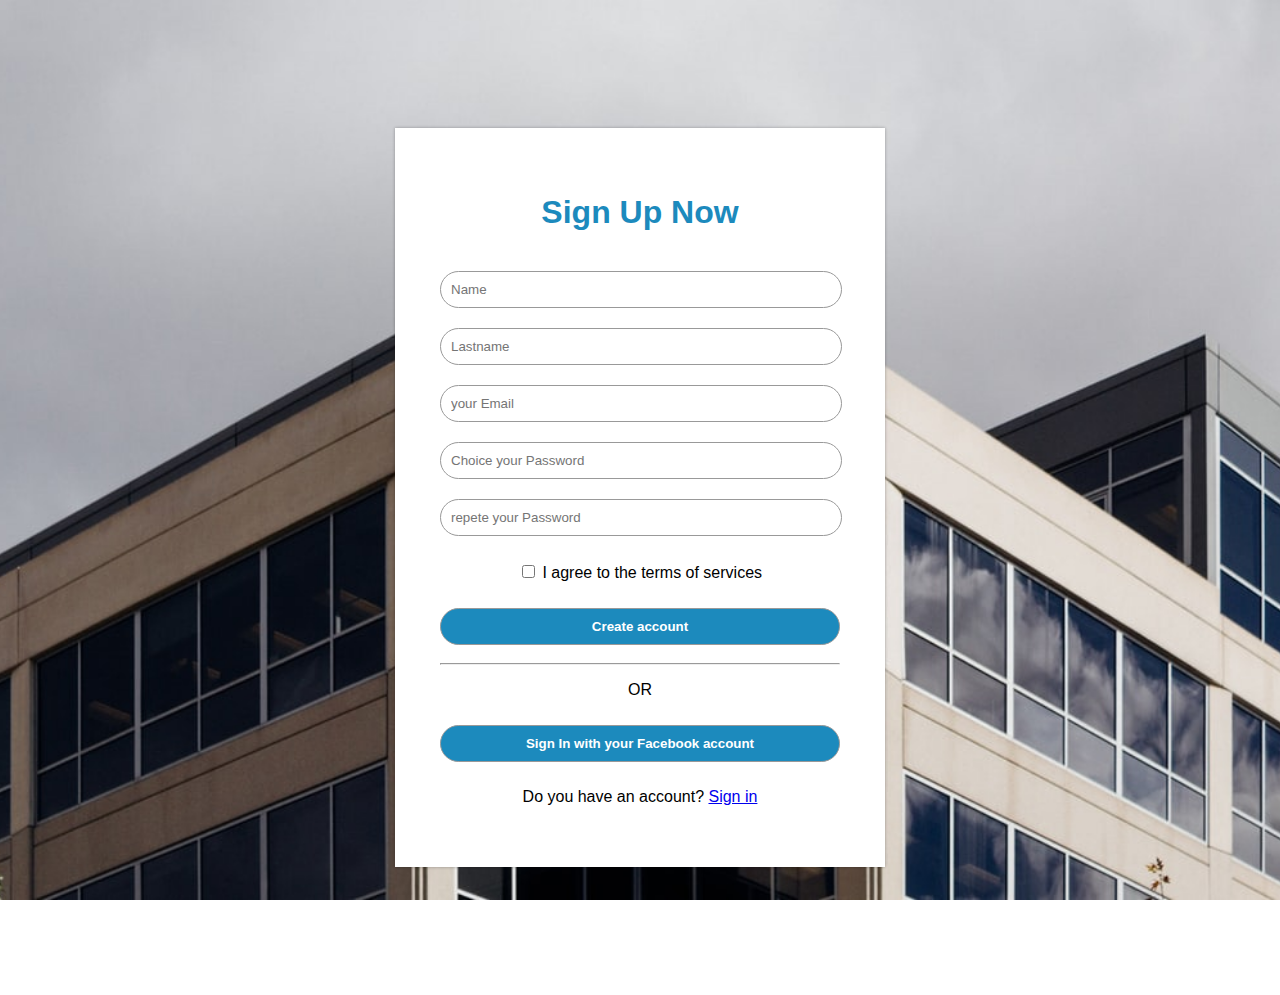
<file: signup.html>
<!DOCTYPE html>
<html>
    <link rel="stylesheet" type="text/css" href="css/style.css">
    
<body>
 <div class="sign-up-form">
    <h1>Sign Up Now </h1>

    <form>

        <input type="Name" class="input-box" placeholder="Name">
        <input type="Lastname" class="input-box" placeholder="Lastname">
        <input type="Email" class="input-box" placeholder="your Email">
        <input type="Password" class="input-box" placeholder="Choice your Password">
        <input type="Password" class="input-box" placeholder="repete your Password">
        <p><span><input type="checkbox"></span> I agree to the terms of services</p>
        <button type="button" class="Signin-btn">Create account</button>

        <hr>
        <p class="or">OR</p>
        <button type="button" class="Signin-btn " >Sign In with your Facebook account</button>
        <p> Do you have an account? <a href="index.html">Sign in</a></p>

    </form>


 </div>

</body>
</html>
</file>
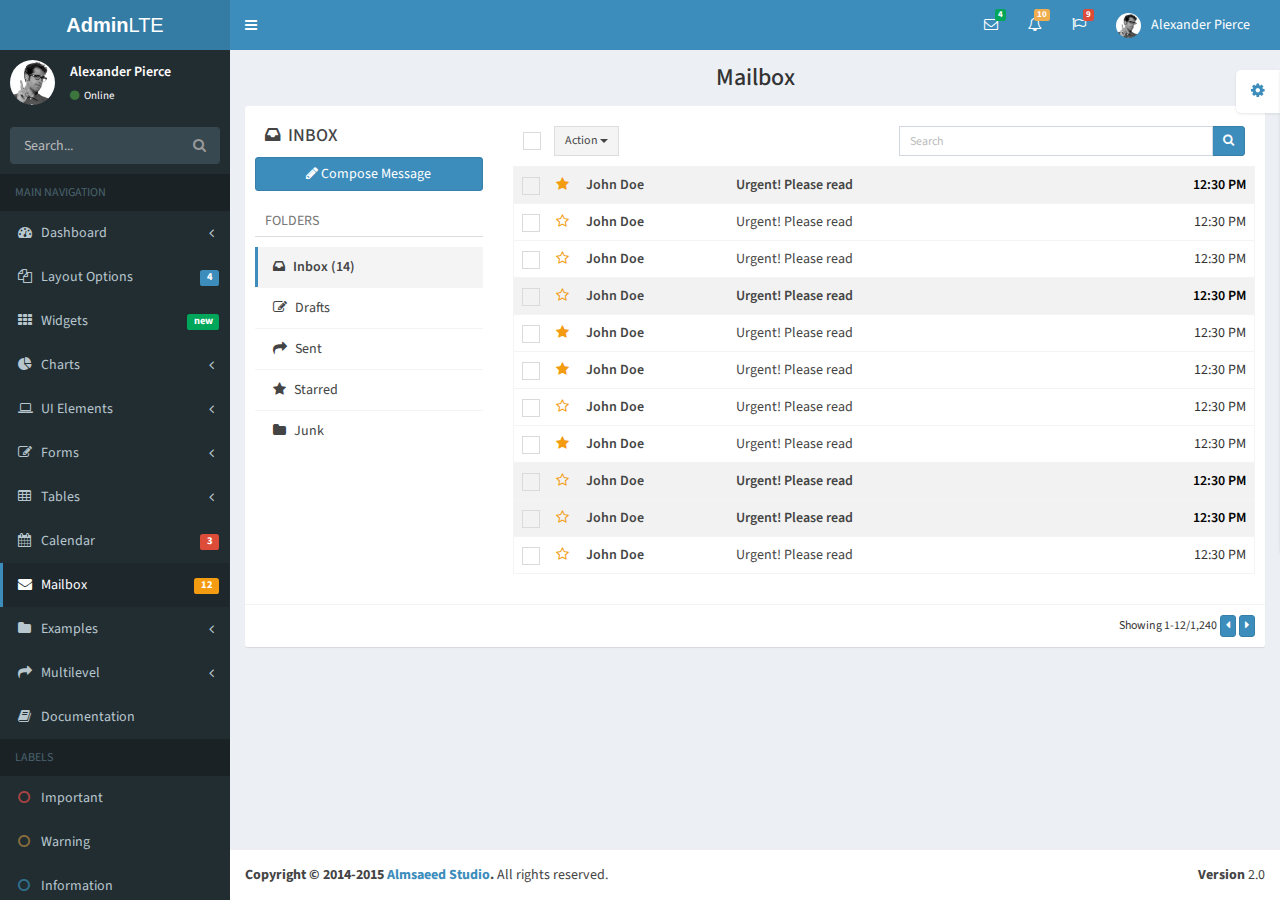
<file: dashboard/pages/mailbox.html>
<!DOCTYPE html>
<html>
  <head>
    <meta charset="UTF-8">
    <title>AdminLTE 2 | Mailbox</title>
    <meta content='width=device-width, initial-scale=1, maximum-scale=1, user-scalable=no' name='viewport'>
    <!-- Bootstrap 3.3.2 -->
    <link href="../bootstrap/css/bootstrap.min.css" rel="stylesheet" type="text/css" />
    <!-- Font Awesome Icons -->
    <link href="https://maxcdn.bootstrapcdn.com/font-awesome/4.3.0/css/font-awesome.min.css" rel="stylesheet" type="text/css" />
    <!-- Ionicons -->
    <link href="http://code.ionicframework.com/ionicons/2.0.0/css/ionicons.min.css" rel="stylesheet" type="text/css" />
    <!-- bootstrap wysihtml5 - text editor -->
    <link href="../plugins/bootstrap-wysihtml5/bootstrap3-wysihtml5.min.css" rel="stylesheet" type="text/css" />
    <!-- iCheck for checkboxes and radio inputs -->
    <link href="../plugins/iCheck/minimal/blue.css" rel="stylesheet" type="text/css" />
    <!-- Theme style -->
    <link href="../dist/css/AdminLTE.min.css" rel="stylesheet" type="text/css" />
    <!-- AdminLTE Skins. Choose a skin from the css/skins 
         folder instead of downloading all of them to reduce the load. -->
    <link href="../dist/css/skins/_all-skins.min.css" rel="stylesheet" type="text/css" />

    <!-- HTML5 Shim and Respond.js IE8 support of HTML5 elements and media queries -->
    <!-- WARNING: Respond.js doesn't work if you view the page via file:// -->
    <!--[if lt IE 9]>
        <script src="https://oss.maxcdn.com/libs/html5shiv/3.7.0/html5shiv.js"></script>
        <script src="https://oss.maxcdn.com/libs/respond.js/1.3.0/respond.min.js"></script>
    <![endif]-->
  </head>
  <body class="skin-blue">
    <div class="wrapper">
      
      <header class="main-header">
        <a href="../index2.html" class="logo"><b>Admin</b>LTE</a>
        <!-- Header Navbar: style can be found in header.less -->
        <nav class="navbar navbar-static-top" role="navigation">
          <!-- Sidebar toggle button-->
          <a href="#" class="sidebar-toggle" data-toggle="offcanvas" role="button">
            <span class="sr-only">Toggle navigation</span>
            <span class="icon-bar"></span>
            <span class="icon-bar"></span>
            <span class="icon-bar"></span>
          </a>
          <div class="navbar-custom-menu">
            <ul class="nav navbar-nav">
              <!-- Messages: style can be found in dropdown.less-->
              <li class="dropdown messages-menu">
                <a href="#" class="dropdown-toggle" data-toggle="dropdown">
                  <i class="fa fa-envelope-o"></i>
                  <span class="label label-success">4</span>
                </a>
                <ul class="dropdown-menu">
                  <li class="header">You have 4 messages</li>
                  <li>
                    <!-- inner menu: contains the actual data -->
                    <ul class="menu">
                      <li><!-- start message -->
                        <a href="#">
                          <div class="pull-left">
                            <img src="../dist/img/user2-160x160.jpg" class="img-circle" alt="User Image"/>
                          </div>
                          <h4>
                            Support Team
                            <small><i class="fa fa-clock-o"></i> 5 mins</small>
                          </h4>
                          <p>Why not buy a new awesome theme?</p>
                        </a>
                      </li><!-- end message -->
                      <li>
                        <a href="#">
                          <div class="pull-left">
                            <img src="../dist/img/user3-128x128.jpg" class="img-circle" alt="user image"/>
                          </div>
                          <h4>
                            AdminLTE Design Team
                            <small><i class="fa fa-clock-o"></i> 2 hours</small>
                          </h4>
                          <p>Why not buy a new awesome theme?</p>
                        </a>
                      </li>
                      <li>
                        <a href="#">
                          <div class="pull-left">
                            <img src="../dist/img/user4-128x128.jpg" class="img-circle" alt="user image"/>
                          </div>
                          <h4>
                            Developers
                            <small><i class="fa fa-clock-o"></i> Today</small>
                          </h4>
                          <p>Why not buy a new awesome theme?</p>
                        </a>
                      </li>
                      <li>
                        <a href="#">
                          <div class="pull-left">
                            <img src="../dist/img/user3-128x128.jpg" class="img-circle" alt="user image"/>
                          </div>
                          <h4>
                            Sales Department
                            <small><i class="fa fa-clock-o"></i> Yesterday</small>
                          </h4>
                          <p>Why not buy a new awesome theme?</p>
                        </a>
                      </li>
                      <li>
                        <a href="#">
                          <div class="pull-left">
                            <img src="../dist/img/user4-128x128.jpg" class="img-circle" alt="user image"/>
                          </div>
                          <h4>
                            Reviewers
                            <small><i class="fa fa-clock-o"></i> 2 days</small>
                          </h4>
                          <p>Why not buy a new awesome theme?</p>
                        </a>
                      </li>
                    </ul>
                  </li>
                  <li class="footer"><a href="#">See All Messages</a></li>
                </ul>
              </li>
              <!-- Notifications: style can be found in dropdown.less -->
              <li class="dropdown notifications-menu">
                <a href="#" class="dropdown-toggle" data-toggle="dropdown">
                  <i class="fa fa-bell-o"></i>
                  <span class="label label-warning">10</span>
                </a>
                <ul class="dropdown-menu">
                  <li class="header">You have 10 notifications</li>
                  <li>
                    <!-- inner menu: contains the actual data -->
                    <ul class="menu">
                      <li>
                        <a href="#">
                          <i class="fa fa-users text-aqua"></i> 5 new members joined today
                        </a>
                      </li>
                      <li>
                        <a href="#">
                          <i class="fa fa-warning text-yellow"></i> Very long description here that may not fit into the page and may cause design problems
                        </a>
                      </li>
                      <li>
                        <a href="#">
                          <i class="fa fa-users text-red"></i> 5 new members joined
                        </a>
                      </li>

                      <li>
                        <a href="#">
                          <i class="fa fa-shopping-cart text-green"></i> 25 sales made
                        </a>
                      </li>
                      <li>
                        <a href="#">
                          <i class="fa fa-user text-red"></i> You changed your username
                        </a>
                      </li>
                    </ul>
                  </li>
                  <li class="footer"><a href="#">View all</a></li>
                </ul>
              </li>
              <!-- Tasks: style can be found in dropdown.less -->
              <li class="dropdown tasks-menu">
                <a href="#" class="dropdown-toggle" data-toggle="dropdown">
                  <i class="fa fa-flag-o"></i>
                  <span class="label label-danger">9</span>
                </a>
                <ul class="dropdown-menu">
                  <li class="header">You have 9 tasks</li>
                  <li>
                    <!-- inner menu: contains the actual data -->
                    <ul class="menu">
                      <li><!-- Task item -->
                        <a href="#">
                          <h3>
                            Design some buttons
                            <small class="pull-right">20%</small>
                          </h3>
                          <div class="progress xs">
                            <div class="progress-bar progress-bar-aqua" style="width: 20%" role="progressbar" aria-valuenow="20" aria-valuemin="0" aria-valuemax="100">
                              <span class="sr-only">20% Complete</span>
                            </div>
                          </div>
                        </a>
                      </li><!-- end task item -->
                      <li><!-- Task item -->
                        <a href="#">
                          <h3>
                            Create a nice theme
                            <small class="pull-right">40%</small>
                          </h3>
                          <div class="progress xs">
                            <div class="progress-bar progress-bar-green" style="width: 40%" role="progressbar" aria-valuenow="20" aria-valuemin="0" aria-valuemax="100">
                              <span class="sr-only">40% Complete</span>
                            </div>
                          </div>
                        </a>
                      </li><!-- end task item -->
                      <li><!-- Task item -->
                        <a href="#">
                          <h3>
                            Some task I need to do
                            <small class="pull-right">60%</small>
                          </h3>
                          <div class="progress xs">
                            <div class="progress-bar progress-bar-red" style="width: 60%" role="progressbar" aria-valuenow="20" aria-valuemin="0" aria-valuemax="100">
                              <span class="sr-only">60% Complete</span>
                            </div>
                          </div>
                        </a>
                      </li><!-- end task item -->
                      <li><!-- Task item -->
                        <a href="#">
                          <h3>
                            Make beautiful transitions
                            <small class="pull-right">80%</small>
                          </h3>
                          <div class="progress xs">
                            <div class="progress-bar progress-bar-yellow" style="width: 80%" role="progressbar" aria-valuenow="20" aria-valuemin="0" aria-valuemax="100">
                              <span class="sr-only">80% Complete</span>
                            </div>
                          </div>
                        </a>
                      </li><!-- end task item -->
                    </ul>
                  </li>
                  <li class="footer">
                    <a href="#">View all tasks</a>
                  </li>
                </ul>
              </li>
              <!-- User Account: style can be found in dropdown.less -->
              <li class="dropdown user user-menu">
                <a href="#" class="dropdown-toggle" data-toggle="dropdown">
                  <img src="../dist/img/user2-160x160.jpg" class="user-image" alt="User Image"/>
                  <span class="hidden-xs">Alexander Pierce</span>
                </a>
                <ul class="dropdown-menu">
                  <!-- User image -->
                  <li class="user-header">
                    <img src="../dist/img/user2-160x160.jpg" class="img-circle" alt="User Image" />
                    <p>
                      Alexander Pierce - Web Developer
                      <small>Member since Nov. 2012</small>
                    </p>
                  </li>
                  <!-- Menu Body -->
                  <li class="user-body">
                    <div class="col-xs-4 text-center">
                      <a href="#">Followers</a>
                    </div>
                    <div class="col-xs-4 text-center">
                      <a href="#">Sales</a>
                    </div>
                    <div class="col-xs-4 text-center">
                      <a href="#">Friends</a>
                    </div>
                  </li>
                  <!-- Menu Footer-->
                  <li class="user-footer">
                    <div class="pull-left">
                      <a href="#" class="btn btn-default btn-flat">Profile</a>
                    </div>
                    <div class="pull-right">
                      <a href="#" class="btn btn-default btn-flat">Sign out</a>
                    </div>
                  </li>
                </ul>
              </li>
            </ul>
          </div>
        </nav>
      </header>
      <!-- Left side column. contains the logo and sidebar -->
      <aside class="main-sidebar">
        <!-- sidebar: style can be found in sidebar.less -->
        <section class="sidebar">
          <!-- Sidebar user panel -->
          <div class="user-panel">
            <div class="pull-left image">
              <img src="../dist/img/user2-160x160.jpg" class="img-circle" alt="User Image" />
            </div>
            <div class="pull-left info">
              <p>Alexander Pierce</p>

              <a href="#"><i class="fa fa-circle text-success"></i> Online</a>
            </div>
          </div>
          <!-- search form -->
          <form action="#" method="get" class="sidebar-form">
            <div class="input-group">
              <input type="text" name="q" class="form-control" placeholder="Search..."/>
              <span class="input-group-btn">
                <button type='submit' name='seach' id='search-btn' class="btn btn-flat"><i class="fa fa-search"></i></button>
              </span>
            </div>
          </form>
          <!-- /.search form -->
          <!-- sidebar menu: : style can be found in sidebar.less -->
          <ul class="sidebar-menu">
            <li class="header">MAIN NAVIGATION</li>
            <li class="treeview">
              <a href="#">
                <i class="fa fa-dashboard"></i> <span>Dashboard</span> <i class="fa fa-angle-left pull-right"></i>
              </a>
              <ul class="treeview-menu">
                <li><a href="../index.html"><i class="fa fa-circle-o"></i> Dashboard v1</a></li>
                <li><a href="../index2.html"><i class="fa fa-circle-o"></i> Dashboard v2</a></li>
              </ul>
            </li>
            <li class="treeview">
              <a href="#">
                <i class="fa fa-files-o"></i>
                <span>Layout Options</span>
                <span class="label label-primary pull-right">4</span>
              </a>
              <ul class="treeview-menu">
                <li><a href="layout/top-nav.html"><i class="fa fa-circle-o"></i> Top Navigation</a></li>
                <li><a href="layout/boxed.html"><i class="fa fa-circle-o"></i> Boxed</a></li>
                <li><a href="layout/fixed.html"><i class="fa fa-circle-o"></i> Fixed</a></li>
                <li><a href="layout/collapsed-sidebar.html"><i class="fa fa-circle-o"></i> Collapsed Sidebar</a></li>
              </ul>
            </li>
            <li>
              <a href="widgets.html">
                <i class="fa fa-th"></i> <span>Widgets</span> <small class="label pull-right bg-green">new</small>
              </a>
            </li>
            <li class="treeview">
              <a href="#">
                <i class="fa fa-pie-chart"></i>
                <span>Charts</span>
                <i class="fa fa-angle-left pull-right"></i>
              </a>
              <ul class="treeview-menu">
                <li><a href="charts/morris.html"><i class="fa fa-circle-o"></i> Morris</a></li>
                <li><a href="charts/flot.html"><i class="fa fa-circle-o"></i> Flot</a></li>
                <li><a href="charts/inline.html"><i class="fa fa-circle-o"></i> Inline charts</a></li>
              </ul>
            </li>
            <li class="treeview">
              <a href="#">
                <i class="fa fa-laptop"></i>
                <span>UI Elements</span>
                <i class="fa fa-angle-left pull-right"></i>
              </a>
              <ul class="treeview-menu">
                <li><a href="UI/general.html"><i class="fa fa-circle-o"></i> General</a></li>
                <li><a href="UI/icons.html"><i class="fa fa-circle-o"></i> Icons</a></li>
                <li><a href="UI/buttons.html"><i class="fa fa-circle-o"></i> Buttons</a></li>
                <li><a href="UI/sliders.html"><i class="fa fa-circle-o"></i> Sliders</a></li>
                <li><a href="UI/timeline.html"><i class="fa fa-circle-o"></i> Timeline</a></li>
                <li><a href="UI/modals.html"><i class="fa fa-circle-o"></i> Modals</a></li>
              </ul>
            </li>
            <li class="treeview">
              <a href="#">
                <i class="fa fa-edit"></i> <span>Forms</span>
                <i class="fa fa-angle-left pull-right"></i>
              </a>
              <ul class="treeview-menu">
                <li><a href="forms/general.html"><i class="fa fa-circle-o"></i> General Elements</a></li>
                <li><a href="forms/advanced.html"><i class="fa fa-circle-o"></i> Advanced Elements</a></li>
                <li><a href="forms/editors.html"><i class="fa fa-circle-o"></i> Editors</a></li>
              </ul>
            </li>
            <li class="treeview">
              <a href="#">
                <i class="fa fa-table"></i> <span>Tables</span>
                <i class="fa fa-angle-left pull-right"></i>
              </a>
              <ul class="treeview-menu">
                <li><a href="tables/simple.html"><i class="fa fa-circle-o"></i> Simple tables</a></li>
                <li><a href="tables/data.html"><i class="fa fa-circle-o"></i> Data tables</a></li>
              </ul>
            </li>
            <li>
              <a href="calendar.html">
                <i class="fa fa-calendar"></i> <span>Calendar</span>
                <small class="label pull-right bg-red">3</small>
              </a>
            </li>
            <li class="active">
              <a href="mailbox.html">
                <i class="fa fa-envelope"></i> <span>Mailbox</span>
                <small class="label pull-right bg-yellow">12</small>
              </a>
            </li>
            <li class="treeview">
              <a href="#">
                <i class="fa fa-folder"></i> <span>Examples</span>
                <i class="fa fa-angle-left pull-right"></i>
              </a>
              <ul class="treeview-menu">
                <li><a href="examples/invoice.html"><i class="fa fa-circle-o"></i> Invoice</a></li>
                <li><a href="examples/login.html"><i class="fa fa-circle-o"></i> Login</a></li>
                <li><a href="examples/register.html"><i class="fa fa-circle-o"></i> Register</a></li>
                <li><a href="examples/lockscreen.html"><i class="fa fa-circle-o"></i> Lockscreen</a></li>
                <li><a href="examples/404.html"><i class="fa fa-circle-o"></i> 404 Error</a></li>
                <li><a href="examples/500.html"><i class="fa fa-circle-o"></i> 500 Error</a></li>
                <li><a href="examples/blank.html"><i class="fa fa-circle-o"></i> Blank Page</a></li>
              </ul>
            </li>
            <li class="treeview">
              <a href="#">
                <i class="fa fa-share"></i> <span>Multilevel</span>
                <i class="fa fa-angle-left pull-right"></i>
              </a>
              <ul class="treeview-menu">
                <li><a href="#"><i class="fa fa-circle-o"></i> Level One</a></li>
                <li>
                  <a href="#"><i class="fa fa-circle-o"></i> Level One <i class="fa fa-angle-left pull-right"></i></a>
                  <ul class="treeview-menu">
                    <li><a href="#"><i class="fa fa-circle-o"></i> Level Two</a></li>
                    <li>
                      <a href="#"><i class="fa fa-circle-o"></i> Level Two <i class="fa fa-angle-left pull-right"></i></a>
                      <ul class="treeview-menu">
                        <li><a href="#"><i class="fa fa-circle-o"></i> Level Three</a></li>
                        <li><a href="#"><i class="fa fa-circle-o"></i> Level Three</a></li>
                      </ul>
                    </li>
                  </ul>
                </li>
                <li><a href="#"><i class="fa fa-circle-o"></i> Level One</a></li>
              </ul>
            </li>
            <li><a href="../documentation/index.html"><i class="fa fa-book"></i> Documentation</a></li>
            <li class="header">LABELS</li>
            <li><a href="#"><i class="fa fa-circle-o text-danger"></i> Important</a></li>
            <li><a href="#"><i class="fa fa-circle-o text-warning"></i> Warning</a></li>
            <li><a href="#"><i class="fa fa-circle-o text-info"></i> Information</a></li>
          </ul>
        </section>
        <!-- /.sidebar -->
      </aside>

      <!-- Right side column. Contains the navbar and content of the page -->
      <div class="content-wrapper">
        <!-- Content Header (Page header) -->
        <section class="content-header no-margin">
          <h1 class="text-center">
            Mailbox
          </h1>
        </section>

        <!-- Main content -->
        <section class="content">
          <!-- MAILBOX BEGIN -->
          <div class="mailbox row">
            <div class="col-xs-12">
              <div class="box box-solid">
                <div class="box-body">
                  <div class="row">
                    <div class="col-md-3 col-sm-4">
                      <!-- BOXES are complex enough to move the .box-header around.
                                This is an example of having the box header within the box body -->
                      <div class="box-header">
                        <i class="fa fa-inbox"></i>
                        <h3 class="box-title">INBOX</h3>
                      </div>
                      <!-- compose message btn -->
                      <a class="btn btn-block btn-primary" data-toggle="modal" data-target="#compose-modal"><i class="fa fa-pencil"></i> Compose Message</a>
                      <!-- Navigation - folders-->
                      <div style="margin-top: 15px;">
                        <ul class="nav nav-pills nav-stacked">
                          <li class="header">Folders</li>
                          <li class="active"><a href="#"><i class="fa fa-inbox"></i> Inbox (14)</a></li>
                          <li><a href="#"><i class="fa fa-pencil-square-o"></i> Drafts</a></li>
                          <li><a href="#"><i class="fa fa-mail-forward"></i> Sent</a></li>
                          <li><a href="#"><i class="fa fa-star"></i> Starred</a></li>
                          <li><a href="#"><i class="fa fa-folder"></i> Junk</a></li>
                        </ul>
                      </div>
                    </div><!-- /.col (LEFT) -->
                    <div class="col-md-9 col-sm-8">
                      <div class="row pad">
                        <div class="col-sm-6">
                          <label style="margin-right: 10px;">
                            <input type="checkbox" id="check-all"/>
                          </label>
                          <!-- Action button -->
                          <div class="btn-group">
                            <button type="button" class="btn btn-default btn-sm btn-flat dropdown-toggle" data-toggle="dropdown">
                              Action <span class="caret"></span>
                            </button>
                            <ul class="dropdown-menu" role="menu">
                              <li><a href="#">Mark as read</a></li>
                              <li><a href="#">Mark as unread</a></li>
                              <li class="divider"></li>
                              <li><a href="#">Move to junk</a></li>
                              <li class="divider"></li>
                              <li><a href="#">Delete</a></li>
                            </ul>
                          </div>

                        </div>
                        <div class="col-sm-6 search-form">
                          <form action="#" class="text-right">
                            <div class="input-group">
                              <input type="text" class="form-control input-sm" placeholder="Search">
                              <div class="input-group-btn">
                                <button type="submit" name="q" class="btn btn-sm btn-primary"><i class="fa fa-search"></i></button>
                              </div>
                            </div>
                          </form>
                        </div>
                      </div><!-- /.row -->

                      <div class="table-responsive">
                        <!-- THE MESSAGES -->
                        <table class="table table-mailbox">
                          <tr class="unread">
                            <td class="small-col"><input type="checkbox" /></td>
                            <td class="small-col"><i class="fa fa-star"></i></td>
                            <td class="name"><a href="#">John Doe</a></td>
                            <td class="subject"><a href="#">Urgent! Please read</a></td>
                            <td class="time">12:30 PM</td>
                          </tr>
                          <tr>
                            <td class="small-col"><input type="checkbox" /></td>
                            <td class="small-col"><i class="fa fa-star-o"></i></td>
                            <td class="name"><a href="#">John Doe</a></td>
                            <td class="subject"><a href="#">Urgent! Please read</a></td>
                            <td class="time">12:30 PM</td>
                          </tr>
                          <tr>
                            <td class="small-col"><input type="checkbox" /></td>
                            <td class="small-col"><i class="fa fa-star-o"></i></td>
                            <td class="name"><a href="#">John Doe</a></td>
                            <td class="subject"><a href="#">Urgent! Please read</a></td>
                            <td class="time">12:30 PM</td>
                          </tr>
                          <tr class="unread">
                            <td class="small-col"><input type="checkbox" /></td>
                            <td class="small-col"><i class="fa fa-star-o"></i></td>
                            <td class="name"><a href="#">John Doe</a></td>
                            <td class="subject"><a href="#">Urgent! Please read</a></td>
                            <td class="time">12:30 PM</td>
                          </tr>
                          <tr>
                            <td class="small-col"><input type="checkbox" /></td>
                            <td class="small-col"><i class="fa fa-star"></i></td>
                            <td class="name"><a href="#">John Doe</a></td>
                            <td class="subject"><a href="#">Urgent! Please read</a></td>
                            <td class="time">12:30 PM</td>
                          </tr>
                          <tr>
                            <td class="small-col"><input type="checkbox" /></td>
                            <td class="small-col"><i class="fa fa-star"></i></td>
                            <td class="name"><a href="#">John Doe</a></td>
                            <td class="subject"><a href="#">Urgent! Please read</a></td>
                            <td class="time">12:30 PM</td>
                          </tr>
                          <tr>
                            <td class="small-col"><input type="checkbox" /></td>
                            <td class="small-col"><i class="fa fa-star-o"></i></td>
                            <td class="name"><a href="#">John Doe</a></td>
                            <td class="subject"><a href="#">Urgent! Please read</a></td>
                            <td class="time">12:30 PM</td>
                          </tr>
                          <tr>
                            <td class="small-col"><input type="checkbox" /></td>
                            <td class="small-col"><i class="fa fa-star"></i></td>
                            <td class="name"><a href="#">John Doe</a></td>
                            <td class="subject"><a href="#">Urgent! Please read</a></td>
                            <td class="time">12:30 PM</td>
                          </tr>
                          <tr class="unread">
                            <td class="small-col"><input type="checkbox" /></td>
                            <td class="small-col"><i class="fa fa-star-o"></i></td>
                            <td class="name"><a href="#">John Doe</a></td>
                            <td class="subject"><a href="#">Urgent! Please read</a></td>
                            <td class="time">12:30 PM</td>
                          </tr>
                          <tr class="unread">
                            <td class="small-col"><input type="checkbox" /></td>
                            <td class="small-col"><i class="fa fa-star-o"></i></td>
                            <td class="name"><a href="#">John Doe</a></td>
                            <td class="subject"><a href="#">Urgent! Please read</a></td>
                            <td class="time">12:30 PM</td>
                          </tr>
                          <tr>
                            <td class="small-col"><input type="checkbox" /></td>
                            <td class="small-col"><i class="fa fa-star-o"></i></td>
                            <td class="name"><a href="#">John Doe</a></td>
                            <td class="subject"><a href="#">Urgent! Please read</a></td>
                            <td class="time">12:30 PM</td>
                          </tr>
                        </table>
                      </div><!-- /.table-responsive -->
                    </div><!-- /.col (RIGHT) -->
                  </div><!-- /.row -->
                </div><!-- /.box-body -->
                <div class="box-footer clearfix">
                  <div class="pull-right">
                    <small>Showing 1-12/1,240</small>
                    <button class="btn btn-xs btn-primary"><i class="fa fa-caret-left"></i></button>
                    <button class="btn btn-xs btn-primary"><i class="fa fa-caret-right"></i></button>
                  </div>
                </div><!-- box-footer -->
              </div><!-- /.box -->
            </div><!-- /.col (MAIN) -->
          </div>
          <!-- MAILBOX END -->

        </section><!-- /.content -->
      </div><!-- /.content-wrapper -->
      <footer class="main-footer">
        <div class="pull-right hidden-xs">
          <b>Version</b> 2.0
        </div>
        <strong>Copyright &copy; 2014-2015 <a href="http://almsaeedstudio.com">Almsaeed Studio</a>.</strong> All rights reserved.
      </footer>
    </div><!-- ./wrapper -->

    <!-- COMPOSE MESSAGE MODAL -->
    <div class="modal fade" id="compose-modal" tabindex="-1" role="dialog" aria-hidden="true">
      <div class="modal-dialog">
        <div class="modal-content">
          <div class="modal-header">
            <button type="button" class="close" data-dismiss="modal" aria-hidden="true">&times;</button>
            <h4 class="modal-title"><i class="fa fa-envelope-o"></i> Compose New Message</h4>
          </div>
          <form action="#" method="post">
            <div class="modal-body">
              <div class="form-group">
                <div class="input-group">
                  <span class="input-group-addon">TO:</span>
                  <input name="email_to" type="email" class="form-control" placeholder="Email TO">
                </div>
              </div>
              <div class="form-group">
                <div class="input-group">
                  <span class="input-group-addon">CC:</span>
                  <input name="email_to" type="email" class="form-control" placeholder="Email CC">
                </div>
              </div>
              <div class="form-group">
                <div class="input-group">
                  <span class="input-group-addon">BCC:</span>
                  <input name="email_to" type="email" class="form-control" placeholder="Email BCC">
                </div>
              </div>
              <div class="form-group">
                <textarea name="message" id="email_message" class="form-control" placeholder="Message" style="height: 120px;"></textarea>
              </div>
              <div class="form-group">
                <div class="btn btn-success btn-file">
                  <i class="fa fa-paperclip"></i> Attachment
                  <input type="file" name="attachment"/>
                </div>
                <p class="help-block">Max. 32MB</p>
              </div>

            </div>
            <div class="modal-footer clearfix">

              <button type="button" class="btn btn-danger" data-dismiss="modal"><i class="fa fa-times"></i> Discard</button>

              <button type="submit" class="btn btn-primary pull-left"><i class="fa fa-envelope"></i> Send Message</button>
            </div>
          </form>
        </div><!-- /.modal-content -->
      </div><!-- /.modal-dialog -->
    </div><!-- /.modal -->

    <!-- jQuery 2.1.3 -->
    <script src="../plugins/jQuery/jQuery-2.1.3.min.js"></script>
    <!-- Bootstrap 3.3.2 JS -->
    <script src="../bootstrap/js/bootstrap.min.js" type="text/javascript"></script>
    <!-- Slimscroll -->
    <script src="../plugins/slimScroll/jquery.slimscroll.min.js" type="text/javascript"></script>
    <!-- FastClick -->
    <script src='../plugins/fastclick/fastclick.min.js'></script>
    <!-- AdminLTE App -->
    <script src="../dist/js/app.min.js" type="text/javascript"></script>    
    <!-- Bootstrap WYSIHTML5 -->
    <script src="../plugins/bootstrap-wysihtml5/bootstrap3-wysihtml5.all.min.js" type="text/javascript"></script>
    <!-- iCheck -->
    <script src="../plugins/iCheck/icheck.min.js" type="text/javascript"></script>
    <!-- Page script -->
    <script type="text/javascript">
      $(function () {

        "use strict";

        //iCheck for checkbox and radio inputs
        $('input[type="checkbox"]').iCheck({
          checkboxClass: 'icheckbox_minimal-blue',
          radioClass: 'iradio_minimal-blue'
        });

        //When unchecking the checkbox
        $("#check-all").on('ifUnchecked', function (event) {
          //Uncheck all checkboxes
          $("input[type='checkbox']", ".table-mailbox").iCheck("uncheck");
        });
        //When checking the checkbox
        $("#check-all").on('ifChecked', function (event) {
          //Check all checkboxes
          $("input[type='checkbox']", ".table-mailbox").iCheck("check");
        });
        //Handle starring for glyphicon and font awesome
        $(".fa-star, .fa-star-o, .glyphicon-star, .glyphicon-star-empty").click(function (e) {
          e.preventDefault();
          //detect type
          var glyph = $(this).hasClass("glyphicon");
          var fa = $(this).hasClass("fa");

          //Switch states
          if (glyph) {
            $(this).toggleClass("glyphicon-star");
            $(this).toggleClass("glyphicon-star-empty");
          }

          if (fa) {
            $(this).toggleClass("fa-star");
            $(this).toggleClass("fa-star-o");
          }
        });

        //Initialize WYSIHTML5 - text editor
        $("#email_message").wysihtml5();
      });
    </script>
    <!-- AdminLTE for demo purposes -->
    <script src="../dist/js/demo.js" type="text/javascript"></script>
  </body>
</html>
</file>
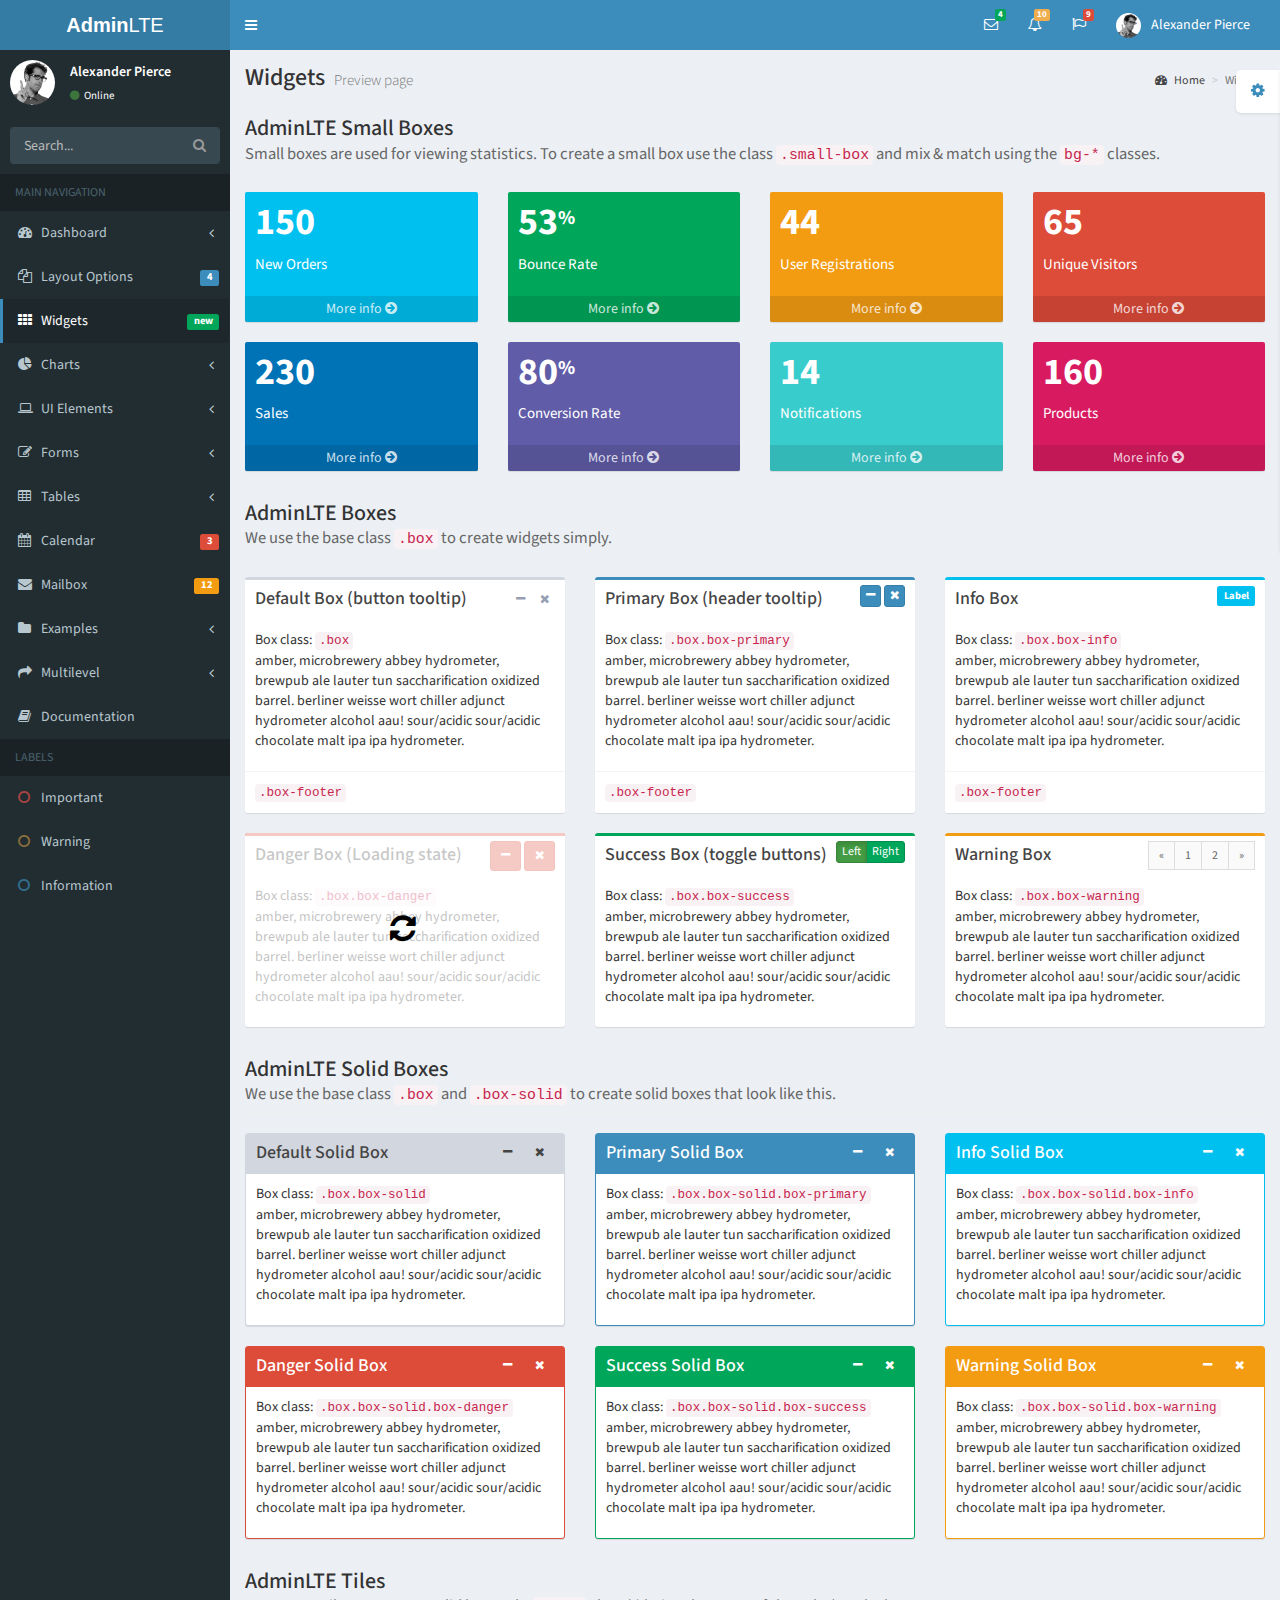
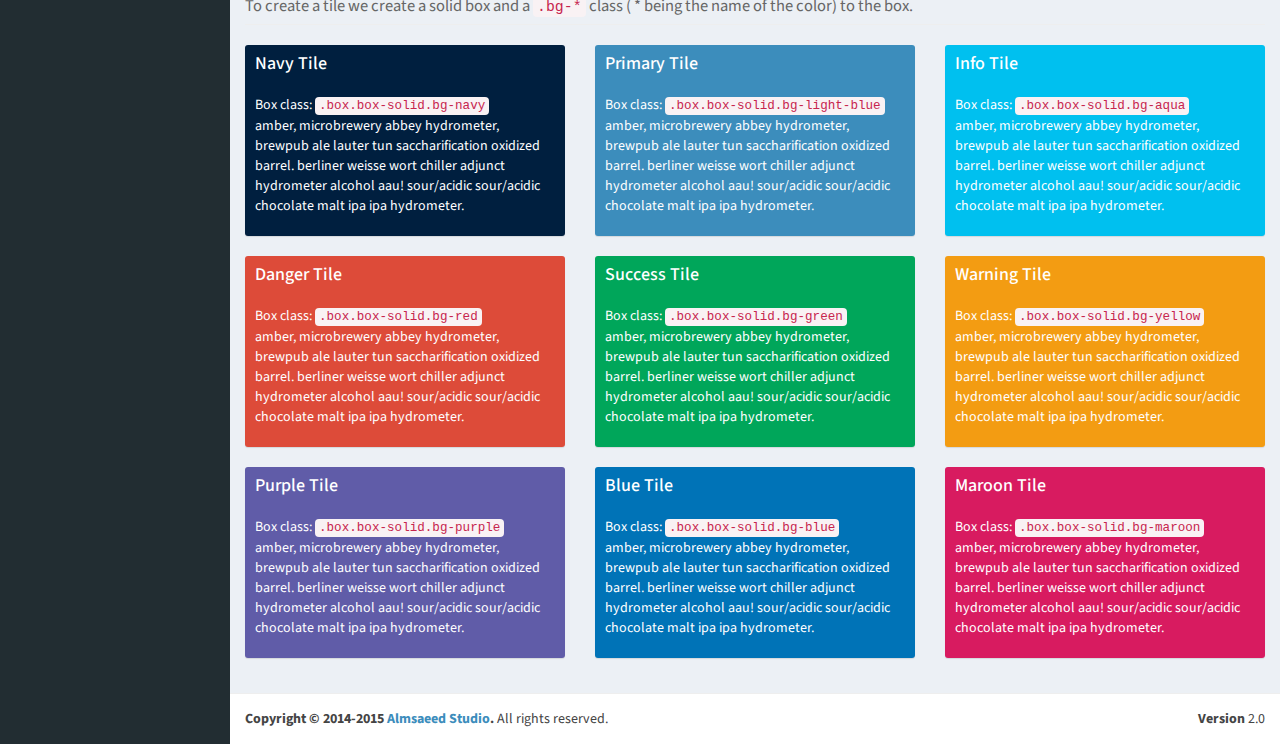
<file: dashboard/pages/widgets.html>
<!DOCTYPE html>
<html>
  <head>
    <meta charset="UTF-8">
    <title>AdminLTE 2 | Widgets</title>
    <meta content='width=device-width, initial-scale=1, maximum-scale=1, user-scalable=no' name='viewport'>
    <!-- Bootstrap 3.3.2 -->
    <link href="../bootstrap/css/bootstrap.min.css" rel="stylesheet" type="text/css" />
    <!-- Font Awesome Icons -->
    <link href="https://maxcdn.bootstrapcdn.com/font-awesome/4.3.0/css/font-awesome.min.css" rel="stylesheet" type="text/css" />
    <!-- Ionicons -->
    <link href="http://code.ionicframework.com/ionicons/2.0.0/css/ionicons.min.css" rel="stylesheet" type="text/css" />
    <!-- Theme style -->
    <link href="../dist/css/AdminLTE.min.css" rel="stylesheet" type="text/css" />
    <!-- AdminLTE Skins. Choose a skin from the css/skins
         folder instead of downloading all of them to reduce the load. -->
    <link href="../dist/css/skins/_all-skins.min.css" rel="stylesheet" type="text/css" />

    <!-- HTML5 Shim and Respond.js IE8 support of HTML5 elements and media queries -->
    <!-- WARNING: Respond.js doesn't work if you view the page via file:// -->
    <!--[if lt IE 9]>
        <script src="https://oss.maxcdn.com/libs/html5shiv/3.7.0/html5shiv.js"></script>
        <script src="https://oss.maxcdn.com/libs/respond.js/1.3.0/respond.min.js"></script>
    <![endif]-->
  </head>
  <body class="skin-blue">
    <div class="wrapper">

      <header class="main-header">
        <a href="../index2.html" class="logo"><b>Admin</b>LTE</a>
        <!-- Header Navbar: style can be found in header.less -->
        <nav class="navbar navbar-static-top" role="navigation">
          <!-- Sidebar toggle button-->
          <a href="#" class="sidebar-toggle" data-toggle="offcanvas" role="button">
            <span class="sr-only">Toggle navigation</span>
            <span class="icon-bar"></span>
            <span class="icon-bar"></span>
            <span class="icon-bar"></span>
          </a>
          <div class="navbar-custom-menu">
            <ul class="nav navbar-nav">
              <!-- Messages: style can be found in dropdown.less-->
              <li class="dropdown messages-menu">
                <a href="#" class="dropdown-toggle" data-toggle="dropdown">
                  <i class="fa fa-envelope-o"></i>
                  <span class="label label-success">4</span>
                </a>
                <ul class="dropdown-menu">
                  <li class="header">You have 4 messages</li>
                  <li>
                    <!-- inner menu: contains the actual data -->
                    <ul class="menu">
                      <li><!-- start message -->
                        <a href="#">
                          <div class="pull-left">
                            <img src="../dist/img/user2-160x160.jpg" class="img-circle" alt="User Image"/>
                          </div>
                          <h4>
                            Support Team
                            <small><i class="fa fa-clock-o"></i> 5 mins</small>
                          </h4>
                          <p>Why not buy a new awesome theme?</p>
                        </a>
                      </li><!-- end message -->
                      <li>
                        <a href="#">
                          <div class="pull-left">
                            <img src="../dist/img/user3-128x128.jpg" class="img-circle" alt="user image"/>
                          </div>
                          <h4>
                            AdminLTE Design Team
                            <small><i class="fa fa-clock-o"></i> 2 hours</small>
                          </h4>
                          <p>Why not buy a new awesome theme?</p>
                        </a>
                      </li>
                      <li>
                        <a href="#">
                          <div class="pull-left">
                            <img src="../dist/img/user4-128x128.jpg" class="img-circle" alt="user image"/>
                          </div>
                          <h4>
                            Developers
                            <small><i class="fa fa-clock-o"></i> Today</small>
                          </h4>
                          <p>Why not buy a new awesome theme?</p>
                        </a>
                      </li>
                      <li>
                        <a href="#">
                          <div class="pull-left">
                            <img src="../dist/img/user3-128x128.jpg" class="img-circle" alt="user image"/>
                          </div>
                          <h4>
                            Sales Department
                            <small><i class="fa fa-clock-o"></i> Yesterday</small>
                          </h4>
                          <p>Why not buy a new awesome theme?</p>
                        </a>
                      </li>
                      <li>
                        <a href="#">
                          <div class="pull-left">
                            <img src="../dist/img/user4-128x128.jpg" class="img-circle" alt="user image"/>
                          </div>
                          <h4>
                            Reviewers
                            <small><i class="fa fa-clock-o"></i> 2 days</small>
                          </h4>
                          <p>Why not buy a new awesome theme?</p>
                        </a>
                      </li>
                    </ul>
                  </li>
                  <li class="footer"><a href="#">See All Messages</a></li>
                </ul>
              </li>
              <!-- Notifications: style can be found in dropdown.less -->
              <li class="dropdown notifications-menu">
                <a href="#" class="dropdown-toggle" data-toggle="dropdown">
                  <i class="fa fa-bell-o"></i>
                  <span class="label label-warning">10</span>
                </a>
                <ul class="dropdown-menu">
                  <li class="header">You have 10 notifications</li>
                  <li>
                    <!-- inner menu: contains the actual data -->
                    <ul class="menu">
                      <li>
                        <a href="#">
                          <i class="fa fa-users text-aqua"></i> 5 new members joined today
                        </a>
                      </li>
                      <li>
                        <a href="#">
                          <i class="fa fa-warning text-yellow"></i> Very long description here that may not fit into the page and may cause design problems
                        </a>
                      </li>
                      <li>
                        <a href="#">
                          <i class="fa fa-users text-red"></i> 5 new members joined
                        </a>
                      </li>

                      <li>
                        <a href="#">
                          <i class="fa fa-shopping-cart text-green"></i> 25 sales made
                        </a>
                      </li>
                      <li>
                        <a href="#">
                          <i class="fa fa-user text-light-blue"></i> You changed your username
                        </a>
                      </li>
                    </ul>
                  </li>
                  <li class="footer"><a href="#">View all</a></li>
                </ul>
              </li>
              <!-- Tasks: style can be found in dropdown.less -->
              <li class="dropdown tasks-menu">
                <a href="#" class="dropdown-toggle" data-toggle="dropdown">
                  <i class="fa fa-flag-o"></i>
                  <span class="label label-danger">9</span>
                </a>
                <ul class="dropdown-menu">
                  <li class="header">You have 9 tasks</li>
                  <li>
                    <!-- inner menu: contains the actual data -->
                    <ul class="menu">
                      <li><!-- Task item -->
                        <a href="#">
                          <h3>
                            Design some buttons
                            <small class="pull-right">20%</small>
                          </h3>
                          <div class="progress xs">
                            <div class="progress-bar progress-bar-aqua" style="width: 20%" role="progressbar" aria-valuenow="20" aria-valuemin="0" aria-valuemax="100">
                              <span class="sr-only">20% Complete</span>
                            </div>
                          </div>
                        </a>
                      </li><!-- end task item -->
                      <li><!-- Task item -->
                        <a href="#">
                          <h3>
                            Create a nice theme
                            <small class="pull-right">40%</small>
                          </h3>
                          <div class="progress xs">
                            <div class="progress-bar progress-bar-green" style="width: 40%" role="progressbar" aria-valuenow="20" aria-valuemin="0" aria-valuemax="100">
                              <span class="sr-only">40% Complete</span>
                            </div>
                          </div>
                        </a>
                      </li><!-- end task item -->
                      <li><!-- Task item -->
                        <a href="#">
                          <h3>
                            Some task I need to do
                            <small class="pull-right">60%</small>
                          </h3>
                          <div class="progress xs">
                            <div class="progress-bar progress-bar-red" style="width: 60%" role="progressbar" aria-valuenow="20" aria-valuemin="0" aria-valuemax="100">
                              <span class="sr-only">60% Complete</span>
                            </div>
                          </div>
                        </a>
                      </li><!-- end task item -->
                      <li><!-- Task item -->
                        <a href="#">
                          <h3>
                            Make beautiful transitions
                            <small class="pull-right">80%</small>
                          </h3>
                          <div class="progress xs">
                            <div class="progress-bar progress-bar-yellow" style="width: 80%" role="progressbar" aria-valuenow="20" aria-valuemin="0" aria-valuemax="100">
                              <span class="sr-only">80% Complete</span>
                            </div>
                          </div>
                        </a>
                      </li><!-- end task item -->
                    </ul>
                  </li>
                  <li class="footer">
                    <a href="#">View all tasks</a>
                  </li>
                </ul>
              </li>
              <!-- User Account: style can be found in dropdown.less -->
              <li class="dropdown user user-menu">
                <a href="#" class="dropdown-toggle" data-toggle="dropdown">
                  <img src="../dist/img/user2-160x160.jpg" class="user-image" alt="User Image"/>
                  <span class="hidden-xs">Alexander Pierce</span>
                </a>
                <ul class="dropdown-menu">
                  <!-- User image -->
                  <li class="user-header">
                    <img src="../dist/img/user2-160x160.jpg" class="img-circle" alt="User Image" />
                    <p>
                      Alexander Pierce - Web Developer
                      <small>Member since Nov. 2012</small>
                    </p>
                  </li>
                  <!-- Menu Body -->
                  <li class="user-body">
                    <div class="col-xs-4 text-center">
                      <a href="#">Followers</a>
                    </div>
                    <div class="col-xs-4 text-center">
                      <a href="#">Sales</a>
                    </div>
                    <div class="col-xs-4 text-center">
                      <a href="#">Friends</a>
                    </div>
                  </li>
                  <!-- Menu Footer-->
                  <li class="user-footer">
                    <div class="pull-left">
                      <a href="#" class="btn btn-default btn-flat">Profile</a>
                    </div>
                    <div class="pull-right">
                      <a href="#" class="btn btn-default btn-flat">Sign out</a>
                    </div>
                  </li>
                </ul>
              </li>
            </ul>
          </div>
        </nav>
      </header>
      <!-- Left side column. contains the logo and sidebar -->
      <aside class="main-sidebar">
        <!-- sidebar: style can be found in sidebar.less -->
        <section class="sidebar">
          <!-- Sidebar user panel -->
          <div class="user-panel">
            <div class="pull-left image">
              <img src="../dist/img/user2-160x160.jpg" class="img-circle" alt="User Image" />
            </div>
            <div class="pull-left info">
              <p>Alexander Pierce</p>

              <a href="#"><i class="fa fa-circle text-success"></i> Online</a>
            </div>
          </div>
          <!-- search form -->
          <form action="#" method="get" class="sidebar-form">
            <div class="input-group">
              <input type="text" name="q" class="form-control" placeholder="Search..."/>
              <span class="input-group-btn">
                <button type='submit' name='seach' id='search-btn' class="btn btn-flat"><i class="fa fa-search"></i></button>
              </span>
            </div>
          </form>
          <!-- /.search form -->
          <!-- sidebar menu: : style can be found in sidebar.less -->
          <ul class="sidebar-menu">
            <li class="header">MAIN NAVIGATION</li>
            <li class="treeview">
              <a href="#">
                <i class="fa fa-dashboard"></i> <span>Dashboard</span> <i class="fa fa-angle-left pull-right"></i>
              </a>
              <ul class="treeview-menu">
                <li><a href="../index.html"><i class="fa fa-circle-o"></i> Dashboard v1</a></li>
                <li><a href="../index2.html"><i class="fa fa-circle-o"></i> Dashboard v2</a></li>
              </ul>
            </li>
            <li class="treeview">
              <a href="#">
                <i class="fa fa-files-o"></i>
                <span>Layout Options</span>
                <span class="label label-primary pull-right">4</span>
              </a>
              <ul class="treeview-menu">
                <li><a href="layout/top-nav.html"><i class="fa fa-circle-o"></i> Top Navigation</a></li>
                <li><a href="layout/boxed.html"><i class="fa fa-circle-o"></i> Boxed</a></li>
                <li><a href="layout/fixed.html"><i class="fa fa-circle-o"></i> Fixed</a></li>
                <li><a href="layout/collapsed-sidebar.html"><i class="fa fa-circle-o"></i> Collapsed Sidebar</a></li>
              </ul>
            </li>
            <li class="active">
              <a href="widgets.html">
                <i class="fa fa-th"></i> <span>Widgets</span> <small class="label pull-right bg-green">new</small>
              </a>
            </li>
            <li class="treeview">
              <a href="#">
                <i class="fa fa-pie-chart"></i>
                <span>Charts</span>
                <i class="fa fa-angle-left pull-right"></i>
              </a>
              <ul class="treeview-menu">
                <li><a href="charts/morris.html"><i class="fa fa-circle-o"></i> Morris</a></li>
                <li><a href="charts/flot.html"><i class="fa fa-circle-o"></i> Flot</a></li>
                <li><a href="charts/inline.html"><i class="fa fa-circle-o"></i> Inline charts</a></li>
              </ul>
            </li>
            <li class="treeview">
              <a href="#">
                <i class="fa fa-laptop"></i>
                <span>UI Elements</span>
                <i class="fa fa-angle-left pull-right"></i>
              </a>
              <ul class="treeview-menu">
                <li><a href="UI/general.html"><i class="fa fa-circle-o"></i> General</a></li>
                <li><a href="UI/icons.html"><i class="fa fa-circle-o"></i> Icons</a></li>
                <li><a href="UI/buttons.html"><i class="fa fa-circle-o"></i> Buttons</a></li>
                <li><a href="UI/sliders.html"><i class="fa fa-circle-o"></i> Sliders</a></li>
                <li><a href="UI/timeline.html"><i class="fa fa-circle-o"></i> Timeline</a></li>
                <li><a href="UI/modals.html"><i class="fa fa-circle-o"></i> Modals</a></li>
              </ul>
            </li>
            <li class="treeview">
              <a href="#">
                <i class="fa fa-edit"></i> <span>Forms</span>
                <i class="fa fa-angle-left pull-right"></i>
              </a>
              <ul class="treeview-menu">
                <li><a href="forms/general.html"><i class="fa fa-circle-o"></i> General Elements</a></li>
                <li><a href="forms/advanced.html"><i class="fa fa-circle-o"></i> Advanced Elements</a></li>
                <li><a href="forms/editors.html"><i class="fa fa-circle-o"></i> Editors</a></li>
              </ul>
            </li>
            <li class="treeview">
              <a href="#">
                <i class="fa fa-table"></i> <span>Tables</span>
                <i class="fa fa-angle-left pull-right"></i>
              </a>
              <ul class="treeview-menu">
                <li><a href="tables/simple.html"><i class="fa fa-circle-o"></i> Simple tables</a></li>
                <li><a href="tables/data.html"><i class="fa fa-circle-o"></i> Data tables</a></li>
              </ul>
            </li>
            <li>
              <a href="calendar.html">
                <i class="fa fa-calendar"></i> <span>Calendar</span>
                <small class="label pull-right bg-red">3</small>
              </a>
            </li>
            <li>
              <a href="mailbox/mailbox.html">
                <i class="fa fa-envelope"></i> <span>Mailbox</span>
                <small class="label pull-right bg-yellow">12</small>
              </a>
            </li>
            <li class="treeview">
              <a href="#">
                <i class="fa fa-folder"></i> <span>Examples</span>
                <i class="fa fa-angle-left pull-right"></i>
              </a>
              <ul class="treeview-menu">
                <li><a href="examples/invoice.html"><i class="fa fa-circle-o"></i> Invoice</a></li>
                <li><a href="examples/login.html"><i class="fa fa-circle-o"></i> Login</a></li>
                <li><a href="examples/register.html"><i class="fa fa-circle-o"></i> Register</a></li>
                <li><a href="examples/lockscreen.html"><i class="fa fa-circle-o"></i> Lockscreen</a></li>
                <li><a href="examples/404.html"><i class="fa fa-circle-o"></i> 404 Error</a></li>
                <li><a href="examples/500.html"><i class="fa fa-circle-o"></i> 500 Error</a></li>
                <li><a href="examples/blank.html"><i class="fa fa-circle-o"></i> Blank Page</a></li>
              </ul>
            </li>
            <li class="treeview">
              <a href="#">
                <i class="fa fa-share"></i> <span>Multilevel</span>
                <i class="fa fa-angle-left pull-right"></i>
              </a>
              <ul class="treeview-menu">
                <li><a href="#"><i class="fa fa-circle-o"></i> Level One</a></li>
                <li>
                  <a href="#"><i class="fa fa-circle-o"></i> Level One <i class="fa fa-angle-left pull-right"></i></a>
                  <ul class="treeview-menu">
                    <li><a href="#"><i class="fa fa-circle-o"></i> Level Two</a></li>
                    <li>
                      <a href="#"><i class="fa fa-circle-o"></i> Level Two <i class="fa fa-angle-left pull-right"></i></a>
                      <ul class="treeview-menu">
                        <li><a href="#"><i class="fa fa-circle-o"></i> Level Three</a></li>
                        <li><a href="#"><i class="fa fa-circle-o"></i> Level Three</a></li>
                      </ul>
                    </li>
                  </ul>
                </li>
                <li><a href="#"><i class="fa fa-circle-o"></i> Level One</a></li>
              </ul>
            </li>
            <li><a href="../documentation/index.html"><i class="fa fa-book"></i> Documentation</a></li>
            <li class="header">LABELS</li>
            <li><a href="#"><i class="fa fa-circle-o text-danger"></i> Important</a></li>
            <li><a href="#"><i class="fa fa-circle-o text-warning"></i> Warning</a></li>
            <li><a href="#"><i class="fa fa-circle-o text-info"></i> Information</a></li>
          </ul>
        </section>
        <!-- /.sidebar -->
      </aside>

      <!-- Right side column. Contains the navbar and content of the page -->
      <div class="content-wrapper">
        <!-- Content Header (Page header) -->
        <section class="content-header">
          <h1>
            Widgets
            <small>Preview page</small>
          </h1>
          <ol class="breadcrumb">
            <li><a href="#"><i class="fa fa-dashboard"></i> Home</a></li>
            <li class="active">Widgets</li>
          </ol>
        </section>

        <!-- Main content -->
        <section class="content">
          <h4 class="page-header">
            AdminLTE Small Boxes
            <small>Small boxes are used for viewing statistics. To create a small box use the class <code>.small-box</code> and mix & match using the <code>bg-*</code> classes.</small>
          </h4>
          <!-- Small boxes (Stat box) -->
          <div class="row">
            <div class="col-lg-3 col-xs-6">
              <!-- small box -->
              <div class="small-box bg-aqua">
                <div class="inner">
                  <h3>
                    150
                  </h3>
                  <p>
                    New Orders
                  </p>
                </div>
                <div class="icon">
                  <i class="ion ion-bag"></i>
                </div>
                <a href="#" class="small-box-footer">
                  More info <i class="fa fa-arrow-circle-right"></i>
                </a>
              </div>
            </div><!-- ./col -->
            <div class="col-lg-3 col-xs-6">
              <!-- small box -->
              <div class="small-box bg-green">
                <div class="inner">
                  <h3>
                    53<sup style="font-size: 20px">%</sup>
                  </h3>
                  <p>
                    Bounce Rate
                  </p>
                </div>
                <div class="icon">
                  <i class="ion ion-stats-bars"></i>
                </div>
                <a href="#" class="small-box-footer">
                  More info <i class="fa fa-arrow-circle-right"></i>
                </a>
              </div>
            </div><!-- ./col -->
            <div class="col-lg-3 col-xs-6">
              <!-- small box -->
              <div class="small-box bg-yellow">
                <div class="inner">
                  <h3>
                    44
                  </h3>
                  <p>
                    User Registrations
                  </p>
                </div>
                <div class="icon">
                  <i class="ion ion-person-add"></i>
                </div>
                <a href="#" class="small-box-footer">
                  More info <i class="fa fa-arrow-circle-right"></i>
                </a>
              </div>
            </div><!-- ./col -->
            <div class="col-lg-3 col-xs-6">
              <!-- small box -->
              <div class="small-box bg-red">
                <div class="inner">
                  <h3>
                    65
                  </h3>
                  <p>
                    Unique Visitors
                  </p>
                </div>
                <div class="icon">
                  <i class="ion ion-pie-graph"></i>
                </div>
                <a href="#" class="small-box-footer">
                  More info <i class="fa fa-arrow-circle-right"></i>
                </a>
              </div>
            </div><!-- ./col -->
          </div><!-- /.row -->

          <!-- Small boxes (Stat box) -->
          <div class="row">
            <div class="col-lg-3 col-xs-6">
              <!-- small box -->
              <div class="small-box bg-blue">
                <div class="inner">
                  <h3>
                    230
                  </h3>
                  <p>
                    Sales
                  </p>
                </div>
                <div class="icon">
                  <i class="ion ion-ios-cart-outline"></i>
                </div>
                <a href="#" class="small-box-footer">
                  More info <i class="fa fa-arrow-circle-right"></i>
                </a>
              </div>
            </div><!-- ./col -->
            <div class="col-lg-3 col-xs-6">
              <!-- small box -->
              <div class="small-box bg-purple">
                <div class="inner">
                  <h3>
                    80<sup style="font-size: 20px">%</sup>
                  </h3>
                  <p>
                    Conversion Rate
                  </p>
                </div>
                <div class="icon">
                  <i class="ion ion-ios-briefcase-outline"></i>
                </div>
                <a href="#" class="small-box-footer">
                  More info <i class="fa fa-arrow-circle-right"></i>
                </a>
              </div>
            </div><!-- ./col -->
            <div class="col-lg-3 col-xs-6">
              <!-- small box -->
              <div class="small-box bg-teal">
                <div class="inner">
                  <h3>
                    14
                  </h3>
                  <p>
                    Notifications
                  </p>
                </div>
                <div class="icon">
                  <i class="ion ion-ios-alarm-outline"></i>
                </div>
                <a href="#" class="small-box-footer">
                  More info <i class="fa fa-arrow-circle-right"></i>
                </a>
              </div>
            </div><!-- ./col -->
            <div class="col-lg-3 col-xs-6">
              <!-- small box -->
              <div class="small-box bg-maroon">
                <div class="inner">
                  <h3>
                    160
                  </h3>
                  <p>
                    Products
                  </p>
                </div>
                <div class="icon">
                  <i class="ion ion-ios-pricetag-outline"></i>
                </div>
                <a href="#" class="small-box-footer">
                  More info <i class="fa fa-arrow-circle-right"></i>
                </a>
              </div>
            </div><!-- ./col -->
          </div><!-- /.row -->

          <!-- Widgets as boxes -->
          <h4 class="page-header">
            AdminLTE Boxes
            <small>We use the base class <code>.box</code> to create widgets simply.</small>
          </h4>
          <div class="row">
            <div class="col-md-4">
              <!-- Default box -->
              <div class="box">
                <div class="box-header">
                  <h3 class="box-title">Default Box (button tooltip)</h3>
                  <div class="box-tools pull-right">
                    <button class="btn btn-box-tool" data-widget="collapse" data-toggle="tooltip" title="Collapse"><i class="fa fa-minus"></i></button>
                    <button class="btn btn-box-tool" data-widget="remove" data-toggle="tooltip" title="Remove"><i class="fa fa-times"></i></button>
                  </div>
                </div>
                <div class="box-body">
                  Box class: <code>.box</code>
                  <p>
                    amber, microbrewery abbey hydrometer, brewpub ale lauter tun saccharification oxidized barrel.
                    berliner weisse wort chiller adjunct hydrometer alcohol aau!
                    sour/acidic sour/acidic chocolate malt ipa ipa hydrometer.
                  </p>
                </div><!-- /.box-body -->
                <div class="box-footer">
                  <code>.box-footer</code>
                </div><!-- /.box-footer-->
              </div><!-- /.box -->
            </div><!-- /.col -->

            <div class="col-md-4">
              <!-- Primary box -->
              <div class="box box-primary">
                <div class="box-header" data-toggle="tooltip" title="Header tooltip">
                  <h3 class="box-title">Primary Box (header tooltip)</h3>
                  <div class="box-tools pull-right">
                    <button class="btn btn-primary btn-xs" data-widget="collapse"><i class="fa fa-minus"></i></button>
                    <button class="btn btn-primary btn-xs" data-widget="remove"><i class="fa fa-times"></i></button>
                  </div>
                </div>
                <div class="box-body">
                  Box class: <code>.box.box-primary</code>
                  <p>
                    amber, microbrewery abbey hydrometer, brewpub ale lauter tun saccharification oxidized barrel.
                    berliner weisse wort chiller adjunct hydrometer alcohol aau!
                    sour/acidic sour/acidic chocolate malt ipa ipa hydrometer.
                  </p>
                </div><!-- /.box-body -->
                <div class="box-footer">
                  <code>.box-footer</code>
                </div><!-- /.box-footer-->
              </div><!-- /.box -->
            </div><!-- /.col -->

            <div class="col-md-4">
              <!-- Info box -->
              <div class="box box-info">
                <div class="box-header">
                  <h3 class="box-title">Info Box</h3>
                  <div class="box-tools pull-right">
                    <div class="label bg-aqua">Label</div>
                  </div>
                </div>
                <div class="box-body">
                  Box class: <code>.box.box-info</code>
                  <p>
                    amber, microbrewery abbey hydrometer, brewpub ale lauter tun saccharification oxidized barrel.
                    berliner weisse wort chiller adjunct hydrometer alcohol aau!
                    sour/acidic sour/acidic chocolate malt ipa ipa hydrometer.
                  </p>
                </div><!-- /.box-body -->
                <div class="box-footer">
                  <code>.box-footer</code>
                </div><!-- /.box-footer-->
              </div><!-- /.box -->
            </div><!-- /.col -->
          </div><!-- /.row -->

          <div class="row">
            <div class="col-md-4">
              <!-- Danger box -->
              <div class="box box-danger">
                <div class="box-header">
                  <h3 class="box-title">Danger Box (Loading state)</h3>
                  <div class="box-tools pull-right">
                    <button class="btn btn-danger btn-sm" data-widget="collapse"><i class="fa fa-minus"></i></button>
                    <button class="btn btn-danger btn-sm" data-widget="remove"><i class="fa fa-times"></i></button>
                  </div>
                </div>
                <div class="box-body">
                  Box class: <code>.box.box-danger</code>
                  <p>
                    amber, microbrewery abbey hydrometer, brewpub ale lauter tun saccharification oxidized barrel.
                    berliner weisse wort chiller adjunct hydrometer alcohol aau!
                    sour/acidic sour/acidic chocolate malt ipa ipa hydrometer.
                  </p>
                </div><!-- /.box-body -->
                <!-- Loading (remove the following to stop the loading)-->
                <div class="overlay">
                  <i class="fa fa-refresh fa-spin"></i>
                </div>
                <!-- end loading -->
              </div><!-- /.box -->
            </div><!-- /.col -->

            <div class="col-md-4">
              <!-- Success box -->
              <div class="box box-success">
                <div class="box-header">
                  <h3 class="box-title">Success Box (toggle buttons)</h3>
                  <div class="box-tools pull-right">
                    <div class="btn-group" data-toggle="btn-toggle">
                      <button type="button" class="btn btn-success btn-xs active" data-toggle="on">Left</button>
                      <button type="button" class="btn btn-success btn-xs" data-toggle="off">Right</button>
                    </div>
                  </div>
                </div>
                <div class="box-body">
                  Box class: <code>.box.box-success</code>
                  <p>
                    amber, microbrewery abbey hydrometer, brewpub ale lauter tun saccharification oxidized barrel.
                    berliner weisse wort chiller adjunct hydrometer alcohol aau!
                    sour/acidic sour/acidic chocolate malt ipa ipa hydrometer.
                  </p>
                </div><!-- /.box-body -->
              </div><!-- /.box -->
            </div><!-- /.col -->

            <div class="col-md-4">
              <!-- Warning box -->
              <div class="box box-warning">
                <div class="box-header">
                  <h3 class="box-title">Warning Box</h3>
                  <div class="box-tools pull-right">
                    <ul class="pagination pagination-sm inline">
                      <li><a href="#">&laquo;</a></li>
                      <li><a href="#">1</a></li>
                      <li><a href="#">2</a></li>
                      <li><a href="#">&raquo;</a></li>
                    </ul>
                  </div>
                </div>
                <div class="box-body">
                  Box class: <code>.box.box-warning</code>
                  <p>
                    amber, microbrewery abbey hydrometer, brewpub ale lauter tun saccharification oxidized barrel.
                    berliner weisse wort chiller adjunct hydrometer alcohol aau!
                    sour/acidic sour/acidic chocolate malt ipa ipa hydrometer.
                  </p>
                </div><!-- /.box-body -->
              </div><!-- /.box -->
            </div><!-- /.col -->
          </div><!-- /.row -->

          <h4 class="page-header">
            AdminLTE Solid Boxes
            <small>We use the base class <code>.box</code> and <code>.box-solid</code> to create solid boxes that look like this.</small>
          </h4>
          <!-- Solid boxes -->
          <div class="row">
            <div class="col-md-4">
              <!-- Default box -->
              <div class="box box-solid box-default">
                <div class="box-header">
                  <h3 class="box-title">Default Solid Box</h3>
                  <div class="box-tools pull-right">
                    <button class="btn btn-default btn-sm" data-widget="collapse"><i class="fa fa-minus"></i></button>
                    <button class="btn btn-default btn-sm" data-widget="remove"><i class="fa fa-times"></i></button>
                  </div>
                </div>
                <div class="box-body">
                  Box class: <code>.box.box-solid</code>
                  <p>
                    amber, microbrewery abbey hydrometer, brewpub ale lauter tun saccharification oxidized barrel.
                    berliner weisse wort chiller adjunct hydrometer alcohol aau!
                    sour/acidic sour/acidic chocolate malt ipa ipa hydrometer.
                  </p>
                </div><!-- /.box-body -->
              </div><!-- /.box -->
            </div><!-- /.col -->

            <div class="col-md-4">
              <!-- Primary box -->
              <div class="box box-solid box-primary">
                <div class="box-header">
                  <h3 class="box-title">Primary Solid Box</h3>
                  <div class="box-tools pull-right">
                    <button class="btn btn-primary btn-sm" data-widget="collapse"><i class="fa fa-minus"></i></button>
                    <button class="btn btn-primary btn-sm" data-widget="remove"><i class="fa fa-times"></i></button>
                  </div>
                </div>
                <div class="box-body">
                  Box class: <code>.box.box-solid.box-primary</code>
                  <p>
                    amber, microbrewery abbey hydrometer, brewpub ale lauter tun saccharification oxidized barrel.
                    berliner weisse wort chiller adjunct hydrometer alcohol aau!
                    sour/acidic sour/acidic chocolate malt ipa ipa hydrometer.
                  </p>
                </div><!-- /.box-body -->
              </div><!-- /.box -->
            </div><!-- /.col -->

            <div class="col-md-4">
              <!-- Info box -->
              <div class="box box-solid box-info">
                <div class="box-header">
                  <h3 class="box-title">Info Solid Box</h3>
                  <div class="box-tools pull-right">
                    <button class="btn btn-info btn-sm" data-widget="collapse"><i class="fa fa-minus"></i></button>
                    <button class="btn btn-info btn-sm" data-widget="remove"><i class="fa fa-times"></i></button>
                  </div>
                </div>
                <div class="box-body">
                  Box class: <code>.box.box-solid.box-info</code>
                  <p>
                    amber, microbrewery abbey hydrometer, brewpub ale lauter tun saccharification oxidized barrel.
                    berliner weisse wort chiller adjunct hydrometer alcohol aau!
                    sour/acidic sour/acidic chocolate malt ipa ipa hydrometer.
                  </p>
                </div><!-- /.box-body -->
              </div><!-- /.box -->
            </div><!-- /.col -->
          </div><!-- /.row -->

          <div class="row">
            <div class="col-md-4">
              <!-- Danger box -->
              <div class="box box-solid box-danger">
                <div class="box-header">
                  <h3 class="box-title">Danger Solid Box</h3>
                  <div class="box-tools pull-right">
                    <button class="btn btn-danger btn-sm" data-widget="collapse"><i class="fa fa-minus"></i></button>
                    <button class="btn btn-danger btn-sm" data-widget="remove"><i class="fa fa-times"></i></button>
                  </div>
                </div>
                <div class="box-body">
                  Box class: <code>.box.box-solid.box-danger</code>
                  <p>
                    amber, microbrewery abbey hydrometer, brewpub ale lauter tun saccharification oxidized barrel.
                    berliner weisse wort chiller adjunct hydrometer alcohol aau!
                    sour/acidic sour/acidic chocolate malt ipa ipa hydrometer.
                  </p>
                </div><!-- /.box-body -->
              </div><!-- /.box -->
            </div><!-- /.col -->

            <div class="col-md-4">
              <!-- Success box -->
              <div class="box box-solid box-success">
                <div class="box-header">
                  <h3 class="box-title">Success Solid Box</h3>
                  <div class="box-tools pull-right">
                    <button class="btn btn-success btn-sm" data-widget="collapse"><i class="fa fa-minus"></i></button>
                    <button class="btn btn-success btn-sm" data-widget="remove"><i class="fa fa-times"></i></button>
                  </div>
                </div>
                <div class="box-body">
                  Box class: <code>.box.box-solid.box-success</code>
                  <p>
                    amber, microbrewery abbey hydrometer, brewpub ale lauter tun saccharification oxidized barrel.
                    berliner weisse wort chiller adjunct hydrometer alcohol aau!
                    sour/acidic sour/acidic chocolate malt ipa ipa hydrometer.
                  </p>
                </div><!-- /.box-body -->
              </div><!-- /.box -->
            </div><!-- /.col -->

            <div class="col-md-4">
              <!-- Warning box -->
              <div class="box box-solid box-warning">
                <div class="box-header">
                  <h3 class="box-title">Warning Solid Box</h3>
                  <div class="box-tools pull-right">
                    <button class="btn btn-warning btn-sm" data-widget="collapse"><i class="fa fa-minus"></i></button>
                    <button class="btn btn-warning btn-sm" data-widget="remove"><i class="fa fa-times"></i></button>
                  </div>
                </div>
                <div class="box-body">
                  Box class: <code>.box.box-solid.box-warning</code>
                  <p>
                    amber, microbrewery abbey hydrometer, brewpub ale lauter tun saccharification oxidized barrel.
                    berliner weisse wort chiller adjunct hydrometer alcohol aau!
                    sour/acidic sour/acidic chocolate malt ipa ipa hydrometer.
                  </p>
                </div><!-- /.box-body -->
              </div><!-- /.box -->
            </div><!-- /.col -->
          </div><!-- /.row -->

          <h4 class="page-header">
            AdminLTE Tiles
            <small>To create a tile we create a solid box and a <code>.bg-*</code> class ( * being the name of the color) to the box.</small>
          </h4>
          <!-- Solid boxes -->
          <div class="row">
            <div class="col-md-4">
              <!-- Navy tile -->
              <div class="box box-solid bg-navy">
                <div class="box-header">
                  <h3 class="box-title">Navy Tile</h3>
                </div>
                <div class="box-body">
                  Box class: <code>.box.box-solid.bg-navy</code>
                  <p>
                    amber, microbrewery abbey hydrometer, brewpub ale lauter tun saccharification oxidized barrel.
                    berliner weisse wort chiller adjunct hydrometer alcohol aau!
                    sour/acidic sour/acidic chocolate malt ipa ipa hydrometer.
                  </p>
                </div><!-- /.box-body -->
              </div><!-- /.box -->
            </div><!-- /.col -->

            <div class="col-md-4">
              <!-- Primary tile -->
              <div class="box box-solid bg-light-blue">
                <div class="box-header">
                  <h3 class="box-title">Primary Tile</h3>
                </div>
                <div class="box-body">
                  Box class: <code>.box.box-solid.bg-light-blue</code>
                  <p>
                    amber, microbrewery abbey hydrometer, brewpub ale lauter tun saccharification oxidized barrel.
                    berliner weisse wort chiller adjunct hydrometer alcohol aau!
                    sour/acidic sour/acidic chocolate malt ipa ipa hydrometer.
                  </p>
                </div><!-- /.box-body -->
              </div><!-- /.box -->
            </div><!-- /.col -->

            <div class="col-md-4">
              <!-- Info box -->
              <div class="box box-solid bg-aqua">
                <div class="box-header">
                  <h3 class="box-title">Info Tile</h3>
                </div>
                <div class="box-body">
                  Box class: <code>.box.box-solid.bg-aqua</code>
                  <p>
                    amber, microbrewery abbey hydrometer, brewpub ale lauter tun saccharification oxidized barrel.
                    berliner weisse wort chiller adjunct hydrometer alcohol aau!
                    sour/acidic sour/acidic chocolate malt ipa ipa hydrometer.
                  </p>
                </div><!-- /.box-body -->
              </div><!-- /.box -->
            </div><!-- /.col -->
          </div><!-- /.row -->

          <div class="row">
            <div class="col-md-4">
              <!-- Danger box -->
              <div class="box box-solid bg-red">
                <div class="box-header">
                  <h3 class="box-title">Danger Tile</h3>
                </div>
                <div class="box-body">
                  Box class: <code>.box.box-solid.bg-red</code>
                  <p>
                    amber, microbrewery abbey hydrometer, brewpub ale lauter tun saccharification oxidized barrel.
                    berliner weisse wort chiller adjunct hydrometer alcohol aau!
                    sour/acidic sour/acidic chocolate malt ipa ipa hydrometer.
                  </p>
                </div><!-- /.box-body -->
              </div><!-- /.box -->
            </div><!-- /.col -->

            <div class="col-md-4">
              <!-- Success box -->
              <div class="box box-solid bg-green">
                <div class="box-header">
                  <h3 class="box-title">Success Tile</h3>
                </div>
                <div class="box-body">
                  Box class: <code>.box.box-solid.bg-green</code>
                  <p>
                    amber, microbrewery abbey hydrometer, brewpub ale lauter tun saccharification oxidized barrel.
                    berliner weisse wort chiller adjunct hydrometer alcohol aau!
                    sour/acidic sour/acidic chocolate malt ipa ipa hydrometer.
                  </p>
                </div><!-- /.box-body -->
              </div><!-- /.box -->
            </div><!-- /.col -->

            <div class="col-md-4">
              <!-- Warning box -->
              <div class="box box-solid bg-yellow">
                <div class="box-header">
                  <h3 class="box-title">Warning Tile</h3>
                </div>
                <div class="box-body">
                  Box class: <code>.box.box-solid.bg-yellow</code>
                  <p>
                    amber, microbrewery abbey hydrometer, brewpub ale lauter tun saccharification oxidized barrel.
                    berliner weisse wort chiller adjunct hydrometer alcohol aau!
                    sour/acidic sour/acidic chocolate malt ipa ipa hydrometer.
                  </p>
                </div><!-- /.box-body -->
              </div><!-- /.box -->
            </div><!-- /.col -->
          </div><!-- /.row -->
          <div class="row">
            <div class="col-md-4">
              <!-- Purple tile -->
              <div class="box box-solid bg-purple">
                <div class="box-header">
                  <h3 class="box-title">Purple Tile</h3>
                </div>
                <div class="box-body">
                  Box class: <code>.box.box-solid.bg-purple</code>
                  <p>
                    amber, microbrewery abbey hydrometer, brewpub ale lauter tun saccharification oxidized barrel.
                    berliner weisse wort chiller adjunct hydrometer alcohol aau!
                    sour/acidic sour/acidic chocolate malt ipa ipa hydrometer.
                  </p>
                </div><!-- /.box-body -->
              </div><!-- /.box -->
            </div><!-- /.col -->

            <div class="col-md-4">
              <!-- Blue tile -->
              <div class="box box-solid bg-blue">
                <div class="box-header">
                  <h3 class="box-title">Blue Tile</h3>
                </div>
                <div class="box-body">
                  Box class: <code>.box.box-solid.bg-blue</code>
                  <p>
                    amber, microbrewery abbey hydrometer, brewpub ale lauter tun saccharification oxidized barrel.
                    berliner weisse wort chiller adjunct hydrometer alcohol aau!
                    sour/acidic sour/acidic chocolate malt ipa ipa hydrometer.
                  </p>
                </div><!-- /.box-body -->
              </div><!-- /.box -->
            </div><!-- /.col -->

            <div class="col-md-4">
              <!-- Maroon tile -->
              <div class="box box-solid bg-maroon">
                <div class="box-header">
                  <h3 class="box-title">Maroon Tile</h3>
                </div>
                <div class="box-body">
                  Box class: <code>.box.box-solid.bg-maroon</code>
                  <p>
                    amber, microbrewery abbey hydrometer, brewpub ale lauter tun saccharification oxidized barrel.
                    berliner weisse wort chiller adjunct hydrometer alcohol aau!
                    sour/acidic sour/acidic chocolate malt ipa ipa hydrometer.
                  </p>
                </div><!-- /.box-body -->
              </div><!-- /.box -->
            </div><!-- /.col -->
          </div><!-- /.row -->

        </section><!-- /.content -->
      </div><!-- /.content-wrapper -->
      <footer class="main-footer">
        <div class="pull-right hidden-xs">
          <b>Version</b> 2.0
        </div>
        <strong>Copyright &copy; 2014-2015 <a href="http://almsaeedstudio.com">Almsaeed Studio</a>.</strong> All rights reserved.
      </footer>
    </div><!-- ./wrapper -->

    <!-- jQuery 2.1.3 -->
    <script src="../plugins/jQuery/jQuery-2.1.3.min.js"></script>
    <!-- Bootstrap 3.3.2 JS -->
    <script src="../bootstrap/js/bootstrap.min.js" type="text/javascript"></script>
    <!-- Slimscroll -->
    <script src="../plugins/slimScroll/jquery.slimscroll.min.js" type="text/javascript"></script>
    <!-- FastClick -->
    <script src='../plugins/fastclick/fastclick.min.js'></script>
    <!-- AdminLTE App -->
    <script src="../dist/js/app.min.js" type="text/javascript"></script>
    <!-- AdminLTE for demo purposes -->
    <script src="../dist/js/demo.js" type="text/javascript"></script>
  </body>
</html>
</file>
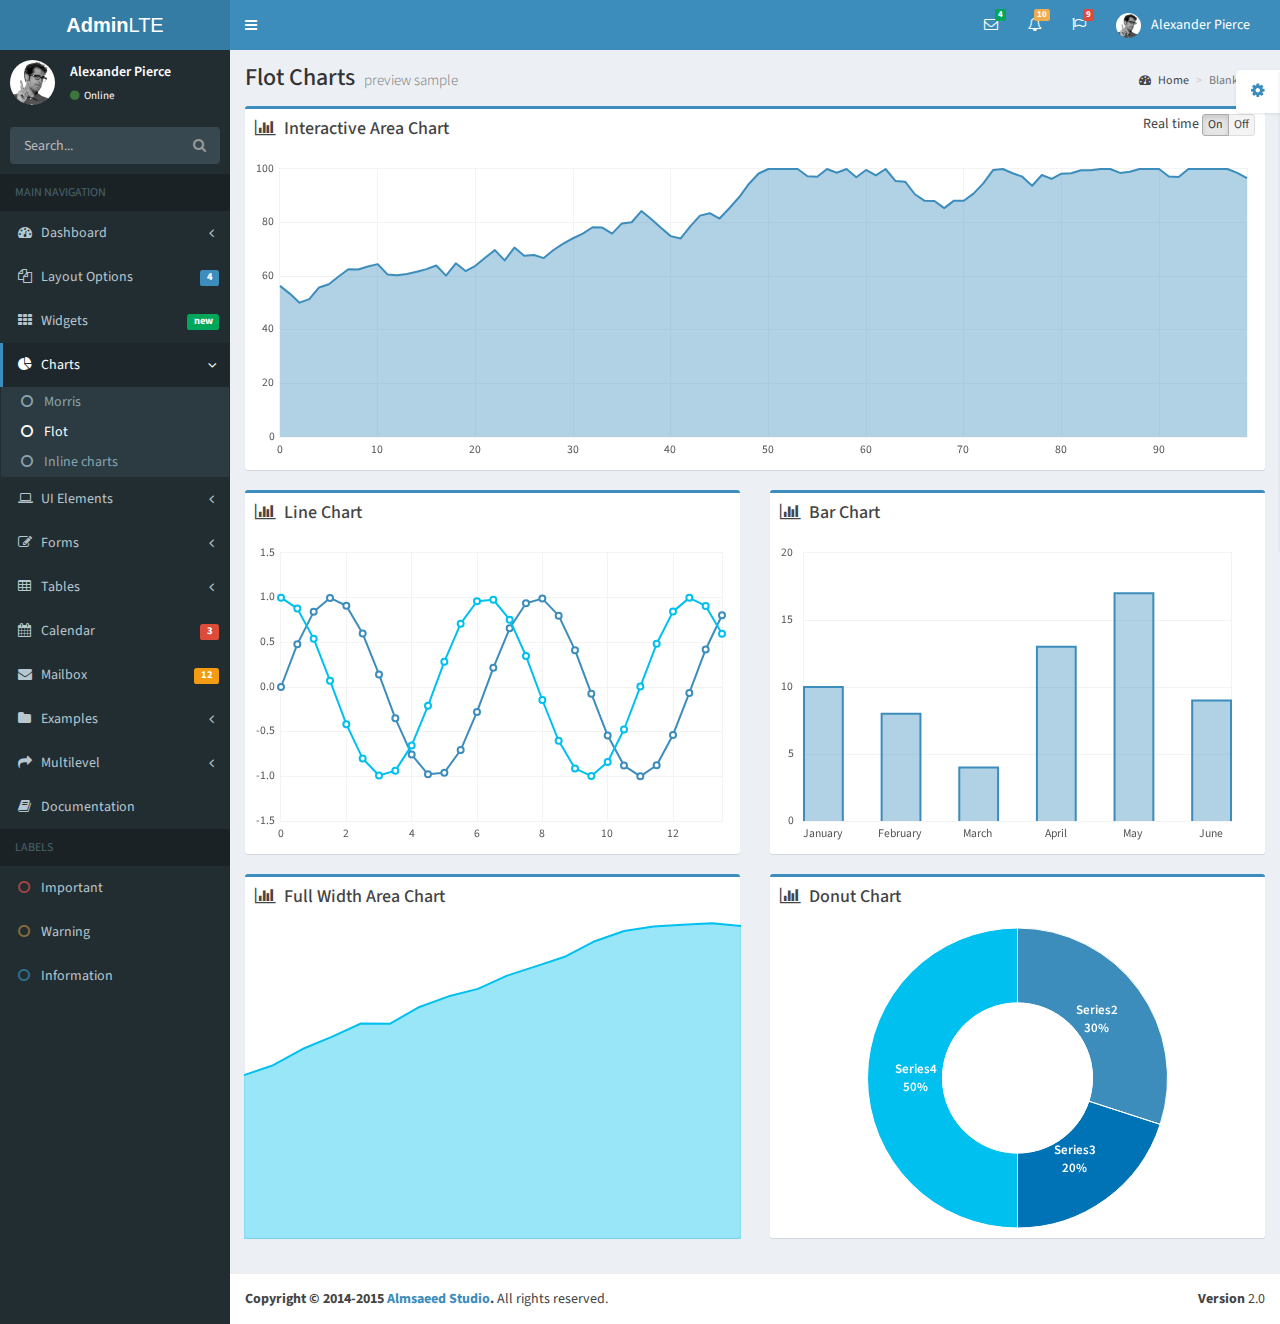
<file: dashboard/pages/charts/flot.html>
<!DOCTYPE html>
<html>
  <head>
    <meta charset="UTF-8">
    <title>AdminLTE 2 | Flot Charts</title>
    <meta content='width=device-width, initial-scale=1, maximum-scale=1, user-scalable=no' name='viewport'>
    <!-- Bootstrap 3.3.2 -->
    <link href="../../bootstrap/css/bootstrap.min.css" rel="stylesheet" type="text/css" />
    <!-- Font Awesome Icons -->
    <link href="https://maxcdn.bootstrapcdn.com/font-awesome/4.3.0/css/font-awesome.min.css" rel="stylesheet" type="text/css" />
    <!-- Ionicons -->
    <link href="http://code.ionicframework.com/ionicons/2.0.0/css/ionicons.min.css" rel="stylesheet" type="text/css" />
    <!-- Theme style -->
    <link href="../../dist/css/AdminLTE.min.css" rel="stylesheet" type="text/css" />
    <!-- AdminLTE Skins. Choose a skin from the css/skins 
         folder instead of downloading all of them to reduce the load. -->
    <link href="../../dist/css/skins/_all-skins.min.css" rel="stylesheet" type="text/css" />

    <!-- HTML5 Shim and Respond.js IE8 support of HTML5 elements and media queries -->
    <!-- WARNING: Respond.js doesn't work if you view the page via file:// -->
    <!--[if lt IE 9]>
        <script src="https://oss.maxcdn.com/libs/html5shiv/3.7.0/html5shiv.js"></script>
        <script src="https://oss.maxcdn.com/libs/respond.js/1.3.0/respond.min.js"></script>
    <![endif]-->
  </head>
  <body class="skin-blue">
    <div class="wrapper">
      
      <header class="main-header">
        <a href="../../index2.html" class="logo"><b>Admin</b>LTE</a>
        <!-- Header Navbar: style can be found in header.less -->
        <nav class="navbar navbar-static-top" role="navigation">
          <!-- Sidebar toggle button-->
          <a href="#" class="sidebar-toggle" data-toggle="offcanvas" role="button">
            <span class="sr-only">Toggle navigation</span>
            <span class="icon-bar"></span>
            <span class="icon-bar"></span>
            <span class="icon-bar"></span>
          </a>
          <div class="navbar-custom-menu">
            <ul class="nav navbar-nav">
              <!-- Messages: style can be found in dropdown.less-->
              <li class="dropdown messages-menu">
                <a href="#" class="dropdown-toggle" data-toggle="dropdown">
                  <i class="fa fa-envelope-o"></i>
                  <span class="label label-success">4</span>
                </a>
                <ul class="dropdown-menu">
                  <li class="header">You have 4 messages</li>
                  <li>
                    <!-- inner menu: contains the actual data -->
                    <ul class="menu">
                      <li><!-- start message -->
                        <a href="#">
                          <div class="pull-left">
                            <img src="../../dist/img/user2-160x160.jpg" class="img-circle" alt="User Image"/>
                          </div>
                          <h4>
                            Support Team
                            <small><i class="fa fa-clock-o"></i> 5 mins</small>
                          </h4>
                          <p>Why not buy a new awesome theme?</p>
                        </a>
                      </li><!-- end message -->
                      <li>
                        <a href="#">
                          <div class="pull-left">
                            <img src="../../dist/img/user3-128x128.jpg" class="img-circle" alt="user image"/>
                          </div>
                          <h4>
                            AdminLTE Design Team
                            <small><i class="fa fa-clock-o"></i> 2 hours</small>
                          </h4>
                          <p>Why not buy a new awesome theme?</p>
                        </a>
                      </li>
                      <li>
                        <a href="#">
                          <div class="pull-left">
                            <img src="../../dist/img/user4-128x128.jpg" class="img-circle" alt="user image"/>
                          </div>
                          <h4>
                            Developers
                            <small><i class="fa fa-clock-o"></i> Today</small>
                          </h4>
                          <p>Why not buy a new awesome theme?</p>
                        </a>
                      </li>
                      <li>
                        <a href="#">
                          <div class="pull-left">
                            <img src="../../dist/img/user3-128x128.jpg" class="img-circle" alt="user image"/>
                          </div>
                          <h4>
                            Sales Department
                            <small><i class="fa fa-clock-o"></i> Yesterday</small>
                          </h4>
                          <p>Why not buy a new awesome theme?</p>
                        </a>
                      </li>
                      <li>
                        <a href="#">
                          <div class="pull-left">
                            <img src="../../dist/img/user4-128x128.jpg" class="img-circle" alt="user image"/>
                          </div>
                          <h4>
                            Reviewers
                            <small><i class="fa fa-clock-o"></i> 2 days</small>
                          </h4>
                          <p>Why not buy a new awesome theme?</p>
                        </a>
                      </li>
                    </ul>
                  </li>
                  <li class="footer"><a href="#">See All Messages</a></li>
                </ul>
              </li>
              <!-- Notifications: style can be found in dropdown.less -->
              <li class="dropdown notifications-menu">
                <a href="#" class="dropdown-toggle" data-toggle="dropdown">
                  <i class="fa fa-bell-o"></i>
                  <span class="label label-warning">10</span>
                </a>
                <ul class="dropdown-menu">
                  <li class="header">You have 10 notifications</li>
                  <li>
                    <!-- inner menu: contains the actual data -->
                    <ul class="menu">
                      <li>
                        <a href="#">
                          <i class="fa fa-users text-aqua"></i> 5 new members joined today
                        </a>
                      </li>
                      <li>
                        <a href="#">
                          <i class="fa fa-warning text-yellow"></i> Very long description here that may not fit into the page and may cause design problems
                        </a>
                      </li>
                      <li>
                        <a href="#">
                          <i class="fa fa-users text-red"></i> 5 new members joined
                        </a>
                      </li>

                      <li>
                        <a href="#">
                          <i class="fa fa-shopping-cart text-green"></i> 25 sales made
                        </a>
                      </li>
                      <li>
                        <a href="#">
                          <i class="fa fa-user text-red"></i> You changed your username
                        </a>
                      </li>
                    </ul>
                  </li>
                  <li class="footer"><a href="#">View all</a></li>
                </ul>
              </li>
              <!-- Tasks: style can be found in dropdown.less -->
              <li class="dropdown tasks-menu">
                <a href="#" class="dropdown-toggle" data-toggle="dropdown">
                  <i class="fa fa-flag-o"></i>
                  <span class="label label-danger">9</span>
                </a>
                <ul class="dropdown-menu">
                  <li class="header">You have 9 tasks</li>
                  <li>
                    <!-- inner menu: contains the actual data -->
                    <ul class="menu">
                      <li><!-- Task item -->
                        <a href="#">
                          <h3>
                            Design some buttons
                            <small class="pull-right">20%</small>
                          </h3>
                          <div class="progress xs">
                            <div class="progress-bar progress-bar-aqua" style="width: 20%" role="progressbar" aria-valuenow="20" aria-valuemin="0" aria-valuemax="100">
                              <span class="sr-only">20% Complete</span>
                            </div>
                          </div>
                        </a>
                      </li><!-- end task item -->
                      <li><!-- Task item -->
                        <a href="#">
                          <h3>
                            Create a nice theme
                            <small class="pull-right">40%</small>
                          </h3>
                          <div class="progress xs">
                            <div class="progress-bar progress-bar-green" style="width: 40%" role="progressbar" aria-valuenow="20" aria-valuemin="0" aria-valuemax="100">
                              <span class="sr-only">40% Complete</span>
                            </div>
                          </div>
                        </a>
                      </li><!-- end task item -->
                      <li><!-- Task item -->
                        <a href="#">
                          <h3>
                            Some task I need to do
                            <small class="pull-right">60%</small>
                          </h3>
                          <div class="progress xs">
                            <div class="progress-bar progress-bar-red" style="width: 60%" role="progressbar" aria-valuenow="20" aria-valuemin="0" aria-valuemax="100">
                              <span class="sr-only">60% Complete</span>
                            </div>
                          </div>
                        </a>
                      </li><!-- end task item -->
                      <li><!-- Task item -->
                        <a href="#">
                          <h3>
                            Make beautiful transitions
                            <small class="pull-right">80%</small>
                          </h3>
                          <div class="progress xs">
                            <div class="progress-bar progress-bar-yellow" style="width: 80%" role="progressbar" aria-valuenow="20" aria-valuemin="0" aria-valuemax="100">
                              <span class="sr-only">80% Complete</span>
                            </div>
                          </div>
                        </a>
                      </li><!-- end task item -->
                    </ul>
                  </li>
                  <li class="footer">
                    <a href="#">View all tasks</a>
                  </li>
                </ul>
              </li>
              <!-- User Account: style can be found in dropdown.less -->
              <li class="dropdown user user-menu">
                <a href="#" class="dropdown-toggle" data-toggle="dropdown">
                  <img src="../../dist/img/user2-160x160.jpg" class="user-image" alt="User Image"/>
                  <span class="hidden-xs">Alexander Pierce</span>
                </a>
                <ul class="dropdown-menu">
                  <!-- User image -->
                  <li class="user-header">
                    <img src="../../dist/img/user2-160x160.jpg" class="img-circle" alt="User Image" />
                    <p>
                      Alexander Pierce - Web Developer
                      <small>Member since Nov. 2012</small>
                    </p>
                  </li>
                  <!-- Menu Body -->
                  <li class="user-body">
                    <div class="col-xs-4 text-center">
                      <a href="#">Followers</a>
                    </div>
                    <div class="col-xs-4 text-center">
                      <a href="#">Sales</a>
                    </div>
                    <div class="col-xs-4 text-center">
                      <a href="#">Friends</a>
                    </div>
                  </li>
                  <!-- Menu Footer-->
                  <li class="user-footer">
                    <div class="pull-left">
                      <a href="#" class="btn btn-default btn-flat">Profile</a>
                    </div>
                    <div class="pull-right">
                      <a href="#" class="btn btn-default btn-flat">Sign out</a>
                    </div>
                  </li>
                </ul>
              </li>
            </ul>
          </div>
        </nav>
      </header>
      <!-- Left side column. contains the logo and sidebar -->
      <aside class="main-sidebar">
        <!-- sidebar: style can be found in sidebar.less -->
        <section class="sidebar">
          <!-- Sidebar user panel -->
          <div class="user-panel">
            <div class="pull-left image">
              <img src="../../dist/img/user2-160x160.jpg" class="img-circle" alt="User Image" />
            </div>
            <div class="pull-left info">
              <p>Alexander Pierce</p>

              <a href="#"><i class="fa fa-circle text-success"></i> Online</a>
            </div>
          </div>
          <!-- search form -->
          <form action="#" method="get" class="sidebar-form">
            <div class="input-group">
              <input type="text" name="q" class="form-control" placeholder="Search..."/>
              <span class="input-group-btn">
                <button type='submit' name='seach' id='search-btn' class="btn btn-flat"><i class="fa fa-search"></i></button>
              </span>
            </div>
          </form>
          <!-- /.search form -->
          <!-- sidebar menu: : style can be found in sidebar.less -->
          <ul class="sidebar-menu">
            <li class="header">MAIN NAVIGATION</li>
            <li class="treeview">
              <a href="#">
                <i class="fa fa-dashboard"></i> <span>Dashboard</span> <i class="fa fa-angle-left pull-right"></i>
              </a>
              <ul class="treeview-menu">
                <li><a href="../../index.html"><i class="fa fa-circle-o"></i> Dashboard v1</a></li>
                <li><a href="../../index2.html"><i class="fa fa-circle-o"></i> Dashboard v2</a></li>
              </ul>
            </li>
            <li class="treeview">
              <a href="#">
                <i class="fa fa-files-o"></i>
                <span>Layout Options</span>
                <span class="label label-primary pull-right">4</span>
              </a>
              <ul class="treeview-menu">
                <li><a href="../layout/top-nav.html"><i class="fa fa-circle-o"></i> Top Navigation</a></li>
                <li><a href="../layout/boxed.html"><i class="fa fa-circle-o"></i> Boxed</a></li>
                <li><a href="../layout/fixed.html"><i class="fa fa-circle-o"></i> Fixed</a></li>
                <li><a href="../layout/collapsed-sidebar.html"><i class="fa fa-circle-o"></i> Collapsed Sidebar</a></li>
              </ul>
            </li>
            <li>
              <a href="../widgets.html">
                <i class="fa fa-th"></i> <span>Widgets</span> <small class="label pull-right bg-green">new</small>
              </a>
            </li>
            <li class="treeview active">
              <a href="#">
                <i class="fa fa-pie-chart"></i>
                <span>Charts</span>
                <i class="fa fa-angle-left pull-right"></i>
              </a>
              <ul class="treeview-menu">
                <li><a href="morris.html"><i class="fa fa-circle-o"></i> Morris</a></li>
                <li class="active"><a href="flot.html"><i class="fa fa-circle-o"></i> Flot</a></li>
                <li><a href="inline.html"><i class="fa fa-circle-o"></i> Inline charts</a></li>
              </ul>
            </li>
            <li class="treeview">
              <a href="#">
                <i class="fa fa-laptop"></i>
                <span>UI Elements</span>
                <i class="fa fa-angle-left pull-right"></i>
              </a>
              <ul class="treeview-menu">
                <li><a href="../UI/general.html"><i class="fa fa-circle-o"></i> General</a></li>
                <li><a href="../UI/icons.html"><i class="fa fa-circle-o"></i> Icons</a></li>
                <li><a href="../UI/buttons.html"><i class="fa fa-circle-o"></i> Buttons</a></li>
                <li><a href="../UI/sliders.html"><i class="fa fa-circle-o"></i> Sliders</a></li>
                <li><a href="../UI/timeline.html"><i class="fa fa-circle-o"></i> Timeline</a></li>
                <li><a href="../UI/modals.html"><i class="fa fa-circle-o"></i> Modals</a></li>
              </ul>
            </li>
            <li class="treeview">
              <a href="#">
                <i class="fa fa-edit"></i> <span>Forms</span>
                <i class="fa fa-angle-left pull-right"></i>
              </a>
              <ul class="treeview-menu">
                <li><a href="../forms/general.html"><i class="fa fa-circle-o"></i> General Elements</a></li>
                <li><a href="../forms/advanced.html"><i class="fa fa-circle-o"></i> Advanced Elements</a></li>
                <li><a href="../forms/editors.html"><i class="fa fa-circle-o"></i> Editors</a></li>
              </ul>
            </li>
            <li class="treeview">
              <a href="#">
                <i class="fa fa-table"></i> <span>Tables</span>
                <i class="fa fa-angle-left pull-right"></i>
              </a>
              <ul class="treeview-menu">
                <li><a href="../tables/simple.html"><i class="fa fa-circle-o"></i> Simple tables</a></li>
                <li><a href="../tables/data.html"><i class="fa fa-circle-o"></i> Data tables</a></li>
              </ul>
            </li>
            <li>
              <a href="../calendar.html">
                <i class="fa fa-calendar"></i> <span>Calendar</span>
                <small class="label pull-right bg-red">3</small>
              </a>
            </li>
            <li>
              <a href="../mailbox/mailbox.html">
                <i class="fa fa-envelope"></i> <span>Mailbox</span>
                <small class="label pull-right bg-yellow">12</small>
              </a>
            </li>
            <li class="treeview">
              <a href="#">
                <i class="fa fa-folder"></i> <span>Examples</span>
                <i class="fa fa-angle-left pull-right"></i>
              </a>
              <ul class="treeview-menu">
                <li><a href="../examples/invoice.html"><i class="fa fa-circle-o"></i> Invoice</a></li>
                <li><a href="../examples/login.html"><i class="fa fa-circle-o"></i> Login</a></li>
                <li><a href="../examples/register.html"><i class="fa fa-circle-o"></i> Register</a></li>
                <li><a href="../examples/lockscreen.html"><i class="fa fa-circle-o"></i> Lockscreen</a></li>
                <li><a href="../examples/404.html"><i class="fa fa-circle-o"></i> 404 Error</a></li>
                <li><a href="../examples/500.html"><i class="fa fa-circle-o"></i> 500 Error</a></li>
                <li><a href="../examples/blank.html"><i class="fa fa-circle-o"></i> Blank Page</a></li>
              </ul>
            </li>
            <li class="treeview">
              <a href="#">
                <i class="fa fa-share"></i> <span>Multilevel</span>
                <i class="fa fa-angle-left pull-right"></i>
              </a>
              <ul class="treeview-menu">
                <li><a href="#"><i class="fa fa-circle-o"></i> Level One</a></li>
                <li>
                  <a href="#"><i class="fa fa-circle-o"></i> Level One <i class="fa fa-angle-left pull-right"></i></a>
                  <ul class="treeview-menu">
                    <li><a href="#"><i class="fa fa-circle-o"></i> Level Two</a></li>
                    <li>
                      <a href="#"><i class="fa fa-circle-o"></i> Level Two <i class="fa fa-angle-left pull-right"></i></a>
                      <ul class="treeview-menu">
                        <li><a href="#"><i class="fa fa-circle-o"></i> Level Three</a></li>
                        <li><a href="#"><i class="fa fa-circle-o"></i> Level Three</a></li>
                      </ul>
                    </li>
                  </ul>
                </li>
                <li><a href="#"><i class="fa fa-circle-o"></i> Level One</a></li>
              </ul>
            </li>
            <li><a href="../../documentation/index.html"><i class="fa fa-book"></i> Documentation</a></li>
            <li class="header">LABELS</li>
            <li><a href="#"><i class="fa fa-circle-o text-danger"></i> Important</a></li>
            <li><a href="#"><i class="fa fa-circle-o text-warning"></i> Warning</a></li>
            <li><a href="#"><i class="fa fa-circle-o text-info"></i> Information</a></li>
          </ul>
        </section>
        <!-- /.sidebar -->
      </aside>

      <!-- Right side column. Contains the navbar and content of the page -->
      <div class="content-wrapper">
        <!-- Content Header (Page header) -->
        <section class="content-header">
          <h1>
            Flot Charts
            <small>preview sample</small>
          </h1>
          <ol class="breadcrumb">
            <li><a href="#"><i class="fa fa-dashboard"></i> Home</a></li>
            <li class="active">Blank page</li>
          </ol>
        </section>

        <!-- Main content -->
        <section class="content">
          <div class="row">
            <div class="col-xs-12">
              <!-- interactive chart -->
              <div class="box box-primary">
                <div class="box-header">
                  <i class="fa fa-bar-chart-o"></i>
                  <h3 class="box-title">Interactive Area Chart</h3>
                  <div class="box-tools pull-right">
                    Real time
                    <div class="btn-group" id="realtime" data-toggle="btn-toggle">
                      <button type="button" class="btn btn-default btn-xs active" data-toggle="on">On</button>
                      <button type="button" class="btn btn-default btn-xs" data-toggle="off">Off</button>
                    </div>
                  </div>
                </div>
                <div class="box-body">
                  <div id="interactive" style="height: 300px;"></div>
                </div><!-- /.box-body-->
              </div><!-- /.box -->

            </div><!-- /.col -->
          </div><!-- /.row -->

          <div class="row">
            <div class="col-md-6">
              <!-- Line chart -->
              <div class="box box-primary">
                <div class="box-header">
                  <i class="fa fa-bar-chart-o"></i>
                  <h3 class="box-title">Line Chart</h3>
                </div>
                <div class="box-body">
                  <div id="line-chart" style="height: 300px;"></div>
                </div><!-- /.box-body-->
              </div><!-- /.box -->

              <!-- Area chart -->
              <div class="box box-primary">
                <div class="box-header">
                  <i class="fa fa-bar-chart-o"></i>
                  <h3 class="box-title">Full Width Area Chart</h3>
                </div>
                <div class="box-body">
                  <div id="area-chart" style="height: 338px;" class="full-width-chart"></div>
                </div><!-- /.box-body-->
              </div><!-- /.box -->

            </div><!-- /.col -->

            <div class="col-md-6">
              <!-- Bar chart -->
              <div class="box box-primary">
                <div class="box-header">
                  <i class="fa fa-bar-chart-o"></i>
                  <h3 class="box-title">Bar Chart</h3>
                </div>
                <div class="box-body">
                  <div id="bar-chart" style="height: 300px;"></div>
                </div><!-- /.box-body-->
              </div><!-- /.box -->

              <!-- Donut chart -->
              <div class="box box-primary">
                <div class="box-header">
                  <i class="fa fa-bar-chart-o"></i>
                  <h3 class="box-title">Donut Chart</h3>
                </div>
                <div class="box-body">
                  <div id="donut-chart" style="height: 300px;"></div>
                </div><!-- /.box-body-->
              </div><!-- /.box -->
            </div><!-- /.col -->
          </div><!-- /.row -->
        </section><!-- /.content -->

      </div><!-- /.content-wrapper -->
      <footer class="main-footer">
        <div class="pull-right hidden-xs">
          <b>Version</b> 2.0
        </div>
        <strong>Copyright &copy; 2014-2015 <a href="http://almsaeedstudio.com">Almsaeed Studio</a>.</strong> All rights reserved.
      </footer>
    </div><!-- ./wrapper -->

    <!-- jQuery 2.1.3 -->
    <script src="../../plugins/jQuery/jQuery-2.1.3.min.js"></script>
    <!-- Bootstrap 3.3.2 JS -->
    <script src="../../bootstrap/js/bootstrap.min.js" type="text/javascript"></script>
    <!-- FastClick -->
    <script src='../../plugins/fastclick/fastclick.min.js'></script>
    <!-- AdminLTE App -->
    <script src="../../dist/js/app.min.js" type="text/javascript"></script>
    <!-- AdminLTE for demo purposes -->
    <script src="../../dist/js/demo.js" type="text/javascript"></script>
    <!-- FLOT CHARTS -->
    <script src="../../plugins/flot/jquery.flot.min.js" type="text/javascript"></script>
    <!-- FLOT RESIZE PLUGIN - allows the chart to redraw when the window is resized -->
    <script src="../../plugins/flot/jquery.flot.resize.min.js" type="text/javascript"></script>
    <!-- FLOT PIE PLUGIN - also used to draw donut charts -->
    <script src="../../plugins/flot/jquery.flot.pie.min.js" type="text/javascript"></script>
    <!-- FLOT CATEGORIES PLUGIN - Used to draw bar charts -->
    <script src="../../plugins/flot/jquery.flot.categories.min.js" type="text/javascript"></script>

    <!-- Page script -->
    <script type="text/javascript">

      $(function () {

        /*
         * Flot Interactive Chart
         * -----------------------
         */
        // We use an inline data source in the example, usually data would
        // be fetched from a server
        var data = [], totalPoints = 100;
        function getRandomData() {

          if (data.length > 0)
            data = data.slice(1);

          // Do a random walk
          while (data.length < totalPoints) {

            var prev = data.length > 0 ? data[data.length - 1] : 50,
                    y = prev + Math.random() * 10 - 5;

            if (y < 0) {
              y = 0;
            } else if (y > 100) {
              y = 100;
            }

            data.push(y);
          }

          // Zip the generated y values with the x values
          var res = [];
          for (var i = 0; i < data.length; ++i) {
            res.push([i, data[i]]);
          }

          return res;
        }

        var interactive_plot = $.plot("#interactive", [getRandomData()], {
          grid: {
            borderColor: "#f3f3f3",
            borderWidth: 1,
            tickColor: "#f3f3f3"
          },
          series: {
            shadowSize: 0, // Drawing is faster without shadows
            color: "#3c8dbc"
          },
          lines: {
            fill: true, //Converts the line chart to area chart
            color: "#3c8dbc"
          },
          yaxis: {
            min: 0,
            max: 100,
            show: true
          },
          xaxis: {
            show: true
          }
        });

        var updateInterval = 500; //Fetch data ever x milliseconds
        var realtime = "on"; //If == to on then fetch data every x seconds. else stop fetching
        function update() {

          interactive_plot.setData([getRandomData()]);

          // Since the axes don't change, we don't need to call plot.setupGrid()
          interactive_plot.draw();
          if (realtime === "on")
            setTimeout(update, updateInterval);
        }

        //INITIALIZE REALTIME DATA FETCHING
        if (realtime === "on") {
          update();
        }
        //REALTIME TOGGLE
        $("#realtime .btn").click(function () {
          if ($(this).data("toggle") === "on") {
            realtime = "on";
          }
          else {
            realtime = "off";
          }
          update();
        });
        /*
         * END INTERACTIVE CHART
         */


        /*
         * LINE CHART
         * ----------
         */
        //LINE randomly generated data

        var sin = [], cos = [];
        for (var i = 0; i < 14; i += 0.5) {
          sin.push([i, Math.sin(i)]);
          cos.push([i, Math.cos(i)]);
        }
        var line_data1 = {
          data: sin,
          color: "#3c8dbc"
        };
        var line_data2 = {
          data: cos,
          color: "#00c0ef"
        };
        $.plot("#line-chart", [line_data1, line_data2], {
          grid: {
            hoverable: true,
            borderColor: "#f3f3f3",
            borderWidth: 1,
            tickColor: "#f3f3f3"
          },
          series: {
            shadowSize: 0,
            lines: {
              show: true
            },
            points: {
              show: true
            }
          },
          lines: {
            fill: false,
            color: ["#3c8dbc", "#f56954"]
          },
          yaxis: {
            show: true,
          },
          xaxis: {
            show: true
          }
        });
        //Initialize tooltip on hover
        $("<div class='tooltip-inner' id='line-chart-tooltip'></div>").css({
          position: "absolute",
          display: "none",
          opacity: 0.8
        }).appendTo("body");
        $("#line-chart").bind("plothover", function (event, pos, item) {

          if (item) {
            var x = item.datapoint[0].toFixed(2),
                    y = item.datapoint[1].toFixed(2);

            $("#line-chart-tooltip").html(item.series.label + " of " + x + " = " + y)
                    .css({top: item.pageY + 5, left: item.pageX + 5})
                    .fadeIn(200);
          } else {
            $("#line-chart-tooltip").hide();
          }

        });
        /* END LINE CHART */

        /*
         * FULL WIDTH STATIC AREA CHART
         * -----------------
         */
        var areaData = [[2, 88.0], [3, 93.3], [4, 102.0], [5, 108.5], [6, 115.7], [7, 115.6],
          [8, 124.6], [9, 130.3], [10, 134.3], [11, 141.4], [12, 146.5], [13, 151.7], [14, 159.9],
          [15, 165.4], [16, 167.8], [17, 168.7], [18, 169.5], [19, 168.0]];
        $.plot("#area-chart", [areaData], {
          grid: {
            borderWidth: 0
          },
          series: {
            shadowSize: 0, // Drawing is faster without shadows
            color: "#00c0ef"
          },
          lines: {
            fill: true //Converts the line chart to area chart
          },
          yaxis: {
            show: false
          },
          xaxis: {
            show: false
          }
        });

        /* END AREA CHART */

        /*
         * BAR CHART
         * ---------
         */

        var bar_data = {
          data: [["January", 10], ["February", 8], ["March", 4], ["April", 13], ["May", 17], ["June", 9]],
          color: "#3c8dbc"
        };
        $.plot("#bar-chart", [bar_data], {
          grid: {
            borderWidth: 1,
            borderColor: "#f3f3f3",
            tickColor: "#f3f3f3"
          },
          series: {
            bars: {
              show: true,
              barWidth: 0.5,
              align: "center"
            }
          },
          xaxis: {
            mode: "categories",
            tickLength: 0
          }
        });
        /* END BAR CHART */

        /*
         * DONUT CHART
         * -----------
         */

        var donutData = [
          {label: "Series2", data: 30, color: "#3c8dbc"},
          {label: "Series3", data: 20, color: "#0073b7"},
          {label: "Series4", data: 50, color: "#00c0ef"}
        ];
        $.plot("#donut-chart", donutData, {
          series: {
            pie: {
              show: true,
              radius: 1,
              innerRadius: 0.5,
              label: {
                show: true,
                radius: 2 / 3,
                formatter: labelFormatter,
                threshold: 0.1
              }

            }
          },
          legend: {
            show: false
          }
        });
        /*
         * END DONUT CHART
         */

      });

      /*
       * Custom Label formatter
       * ----------------------
       */
      function labelFormatter(label, series) {
        return "<div style='font-size:13px; text-align:center; padding:2px; color: #fff; font-weight: 600;'>"
                + label
                + "<br/>"
                + Math.round(series.percent) + "%</div>";
      }
    </script>
  </body>
</html>
</file>
<file: css/style.css>
body{

margin:0;
padding:0;
font-family:sans-serif;
background:url("../images/pics1.jpeg") no-repeat center fixed;
background-size:cover;
background-position:center;

}

.sign-up-form
{
width:400px;
box-shadow:0 0 3px 0 rgba(0,0,0,0.3);
background:#fff;
padding:45px;
margin:10% auto;
text-align: center;
align-content: center;

}

.sign-up-form h1{
color: #1c8abd;
margin-bottom:30px;
}

.input-box,button{
    border-radius: 20px;
    padding: 10px;
    margin: 10px auto;
    width: 95%;
    border: 1px solid #999;
    outline: none;
    align-self:center;

}

button{
    background-color:#1c8abd;
    color:white;
    font-weight: bold;
    width: 100%;
    padding: 10px;
}

.terms{
display: flex;
align-content:flex-start;
flex-direction:row;
padding: 5px;
}
</file>
<file: dashboard/plugins/iCheck/minimal/blue.css>
/* iCheck plugin Minimal skin, blue
----------------------------------- */
.icheckbox_minimal-blue,
.iradio_minimal-blue {
    display: inline-block;
    *display: inline;
    vertical-align: middle;
    margin: 0;
    padding: 0;
    width: 18px;
    height: 18px;
    background: url(blue.png) no-repeat;
    border: none;
    cursor: pointer;
}

.icheckbox_minimal-blue {
    background-position: 0 0;
}
    .icheckbox_minimal-blue.hover {
        background-position: -20px 0;
    }
    .icheckbox_minimal-blue.checked {
        background-position: -40px 0;
    }
    .icheckbox_minimal-blue.disabled {
        background-position: -60px 0;
        cursor: default;
    }
    .icheckbox_minimal-blue.checked.disabled {
        background-position: -80px 0;
    }

.iradio_minimal-blue {
    background-position: -100px 0;
}
    .iradio_minimal-blue.hover {
        background-position: -120px 0;
    }
    .iradio_minimal-blue.checked {
        background-position: -140px 0;
    }
    .iradio_minimal-blue.disabled {
        background-position: -160px 0;
        cursor: default;
    }
    .iradio_minimal-blue.checked.disabled {
        background-position: -180px 0;
    }

/* Retina support */
@media only screen and (-webkit-min-device-pixel-ratio: 1.5),
       only screen and (-moz-min-device-pixel-ratio: 1.5),
       only screen and (-o-min-device-pixel-ratio: 3/2),
       only screen and (min-device-pixel-ratio: 1.5) {
    .icheckbox_minimal-blue,
    .iradio_minimal-blue {
        background-image: url(blue@2x.png);
        -webkit-background-size: 200px 20px;
        background-size: 200px 20px;
    }
}
</file>
<file: dashboard/dist/css/AdminLTE.min.css>
@import url(//fonts.googleapis.com/css?family=Source+Sans+Pro:300,400,600,700,300italic,400italic,600italic);/*!
 *   AdminLTE v2.0.1
 *   Author: Almsaeed Studio
 *	 Website: Almsaeed Studio <http://almsaeedstudio.com>
 *   License: Open source - MIT
 *           Please visit http://opensource.org/licenses/MIT for more information
!*/html,body{min-height:100%}.layout-boxed html,.layout-boxed body{height:100%}body{-webkit-font-smoothing:antialiased;-moz-osx-font-smoothing:grayscale;font-family:'Source Sans Pro','Helvetica Neue',Helvetica,Arial,sans-serif;font-weight:400;overflow-x:hidden;overflow-y:auto}.wrapper{min-height:100%;position:static;overflow:hidden}.wrapper:before,.wrapper:after{content:" ";display:table}.wrapper:after{clear:both}.layout-boxed .wrapper{max-width:1250px;margin:0 auto;min-height:100%;box-shadow:0 0 8px rgba(0,0,0,0.5);position:relative}.layout-boxed{background:url('../img/boxed-bg.jpg') repeat fixed}.content-wrapper,.right-side,.main-footer{-webkit-transition:-webkit-transform .3s cubic-bezier(.32, 1.25, .375, 1.15);-moz-transition:-moz-transform .3s cubic-bezier(.32, 1.25, .375, 1.15);-o-transition:-o-transform .3s cubic-bezier(.32, 1.25, .375, 1.15);transition:transform .3s cubic-bezier(.32, 1.25, .375, 1.15);-webkit-transition:margin-left .3s cubic-bezier(.32, 1.25, .375, 1.15);-o-transition:margin-left .3s cubic-bezier(.32, 1.25, .375, 1.15);transition:margin-left .3s cubic-bezier(.32, 1.25, .375, 1.15);margin-left:230px;z-index:820}.layout-top-nav .content-wrapper,.layout-top-nav .right-side,.layout-top-nav .main-footer{margin-left:0}@media (max-width:767px){.content-wrapper,.right-side,.main-footer{margin-left:0}}@media (min-width:768px){.sidebar-collapse .content-wrapper,.sidebar-collapse .right-side,.sidebar-collapse .main-footer{margin-left:0}}@media (max-width:767px){.sidebar-open .content-wrapper,.sidebar-open .right-side,.sidebar-open .main-footer{-webkit-transform:translate(230px, 0);-ms-transform:translate(230px, 0);-o-transform:translate(230px, 0);transform:translate(230px, 0)}}.content-wrapper,.right-side{min-height:100%;background-color:#ecf0f5;z-index:800}.main-footer{background:#fff;padding:15px;color:#444;border-top:1px solid #eee}.fixed .main-header,.fixed .main-sidebar,.fixed .left-side{position:fixed}.fixed .main-header{top:0;right:0;left:0}.fixed .content-wrapper,.fixed .right-side{padding-top:50px}@media (max-width:767px){.fixed .content-wrapper,.fixed .right-side{padding-top:100px}}.fixed.layout-boxed .wrapper{max-width:100%}.content{min-height:250px;padding:15px;margin-right:auto;margin-left:auto;padding-left:15px;padding-right:15px}h1,h2,h3,h4,h5,h6,.h1,.h2,.h3,.h4,.h5,.h6{font-family:'Source Sans Pro',sans-serif}a{color:#3c8dbc}a:hover,a:active,a:focus{outline:none;text-decoration:none;color:#72afd2}.page-header{margin:10px 0 20px 0;font-size:22px}.page-header>small{color:#666;display:block;margin-top:5px}@media print{.no-print{display:none}.main-sidebar,.left-side,.main-header,.content-header{display:none}.content-wrapper,.right-side{margin:0!important}}.main-header{position:relative;max-height:100px;z-index:1030}.main-header>.navbar{margin-bottom:0;margin-left:230px;border:none;min-height:50px;border-radius:0}.layout-top-nav .main-header>.navbar{margin-left:0!important}.main-header #navbar-search-input{background:rgba(255,255,255,0.2);border-color:transparent}.main-header #navbar-search-input:focus,.main-header #navbar-search-input:active{border-color:rgba(0,0,0,0.1) !important;background:rgba(255,255,255,0.9)}.main-header #navbar-search-input::-moz-placeholder{color:#ccc;opacity:1}.main-header #navbar-search-input:-ms-input-placeholder{color:#ccc}.main-header #navbar-search-input::-webkit-input-placeholder{color:#ccc}.main-header .navbar-custom-menu,.main-header .navbar-right{margin-right:5px;float:right}@media (max-width:991px){.main-header .navbar-custom-menu a,.main-header .navbar-right a{color:inherit;background:transparent}}@media (max-width:767px){.main-header .navbar-right{float:none}.navbar-collapse .main-header .navbar-right{margin:7.5px -15px}.main-header .navbar-right>li{color:inherit;border:0}}.main-header .sidebar-toggle{float:left;background-color:transparent;background-image:none;padding:15px 15px;font-family:fontAwesome}.main-header .sidebar-toggle:before{content:"\f0c9"}.main-header .sidebar-toggle:hover{color:#fff}.main-header .sidebar-toggle .icon-bar{display:none}.main-header .navbar .nav>li.user>a>.fa,.main-header .navbar .nav>li.user>a>.glyphicon,.main-header .navbar .nav>li.user>a>.ion{margin-right:5px}.main-header .navbar .nav>li>a>.label{position:absolute;top:9px;right:7px;text-align:center;font-size:9px;padding:2px 3px;line-height:.9}.main-header .logo{display:block;float:left;height:50px;font-size:20px;line-height:50px;text-align:center;width:230px;font-family:"Helvetica Neue",Helvetica,Arial,sans-serif;padding:0 15px;font-weight:300}.main-header .navbar-brand{color:#fff}.content-header{position:relative;padding:15px 15px 0 15px}.content-header>h1{margin:0;font-size:24px}.content-header>h1>small{font-size:15px;display:inline-block;padding-left:4px;font-weight:300}.content-header>.breadcrumb{float:right;background:transparent;margin-top:0px;margin-bottom:0;font-size:12px;padding:7px 5px;position:absolute;top:15px;right:10px;border-radius:2px}.content-header>.breadcrumb>li>a{color:#444;text-decoration:none}.content-header>.breadcrumb>li>a>.fa,.content-header>.breadcrumb>li>a>.glyphicon,.content-header>.breadcrumb>li>a>.ion{margin-right:5px}.content-header>.breadcrumb>li+li:before{content:'>\00a0'}@media (max-width:991px){.content-header>.breadcrumb{position:relative;margin-top:5px;top:0;right:0;float:none;background:#d2d6de;padding-left:10px}.content-header>.breadcrumb li:before{color:#97a0b3}}.navbar-toggle{color:#fff;border:0;margin:0;padding:15px 15px}@media (max-width:991px){.navbar-custom-menu .navbar-nav>li{float:left}.navbar-custom-menu .navbar-nav{margin:0;float:left}.navbar-custom-menu .navbar-nav>li>a{padding-top:15px;padding-bottom:15px;line-height:20px}}@media (max-width:767px){.main-header{position:relative}.main-header .logo,.main-header .navbar{width:100%;float:none;position:relative!important}.main-header .navbar{margin:0}.main-header .navbar-custom-menu{float:right}.main-sidebar,.left-side{padding-top:100px!important}}.main-sidebar,.left-side{position:absolute;top:0;left:0;padding-top:50px;height:100%;width:230px;z-index:810;-webkit-transition:-webkit-transform .3s cubic-bezier(.32, 1.25, .375, 1.15);-moz-transition:-moz-transform .3s cubic-bezier(.32, 1.25, .375, 1.15);-o-transition:-o-transform .3s cubic-bezier(.32, 1.25, .375, 1.15);transition:transform .3s cubic-bezier(.32, 1.25, .375, 1.15)}@media (max-width:767px){.main-sidebar,.left-side{-webkit-transform:translate(-230px, 0);-ms-transform:translate(-230px, 0);-o-transform:translate(-230px, 0);transform:translate(-230px, 0)}}@media (min-width:768px){.sidebar-collapse .main-sidebar,.sidebar-collapse .left-side{-webkit-transform:translate(-230px, 0);-ms-transform:translate(-230px, 0);-o-transform:translate(-230px, 0);transform:translate(-230px, 0)}}@media (max-width:767px){.sidebar-open .main-sidebar,.sidebar-open .left-side{-webkit-transform:translate(0, 0);-ms-transform:translate(0, 0);-o-transform:translate(0, 0);transform:translate(0, 0)}}.sidebar{padding-bottom:10px}.fixed .sidebar{overflow:auto;height:100%}.sidebar-form input:focus{border-color:transparent!important}.user-panel{padding:10px}.user-panel:before,.user-panel:after{content:" ";display:table}.user-panel:after{clear:both}.user-panel>.image>img{width:45px;height:45px}.user-panel>.info{font-weight:600;padding:5px 5px 5px 15px;font-size:14px;line-height:1}.user-panel>.info>p{margin-bottom:9px}.user-panel>.info>a{text-decoration:none;padding-right:5px;margin-top:3px;font-size:11px;font-weight:normal}.user-panel>.info>a>.fa,.user-panel>.info>a>.ion,.user-panel>.info>a>.glyphicon{margin-right:3px}.sidebar-menu{list-style:none;margin:0;padding:0}.sidebar-menu>li{position:relative;margin:0;padding:0}.sidebar-menu>li>a{padding:12px 5px 12px 15px;display:block}.sidebar-menu>li>a>.fa,.sidebar-menu>li>a>.glyphicon,.sidebar-menu>li>a>.ion{width:20px}.sidebar-menu>li .label,.sidebar-menu>li .badge{margin-top:3px;margin-right:5px}.sidebar-menu li.header{padding:10px 25px 10px 15px;font-size:12px}.sidebar-menu li>a>.fa-angle-left{width:auto;height:auto;padding:0;margin-right:10px;margin-top:3px}.sidebar-menu li.active>a>.fa-angle-left{-webkit-transform:rotate(-90deg);-ms-transform:rotate(-90deg);-o-transform:rotate(-90deg);transform:rotate(-90deg)}.sidebar-menu li.active>.treeview-menu{display:block}.sidebar-menu .treeview-menu{display:none;list-style:none;padding:0;margin:0;padding-left:5px}.sidebar-menu .treeview-menu .treeview-menu{padding-left:20px}.sidebar-menu .treeview-menu>li{margin:0}.sidebar-menu .treeview-menu>li>a{padding:5px 5px 5px 15px;display:block;font-size:14px}.sidebar-menu .treeview-menu>li>a>.fa,.sidebar-menu .treeview-menu>li>a>.glyphicon,.sidebar-menu .treeview-menu>li>a>.ion{width:20px}.sidebar-menu .treeview-menu>li>a>.fa-angle-left,.sidebar-menu .treeview-menu>li>a>.fa-angle-down{width:auto}.dropdown-menu{box-shadow:0 1px 1px rgba(0,0,0,0.1);border-color:#eee}.dropdown-menu>li>a{color:#777}.dropdown-menu>li>a>.glyphicon,.dropdown-menu>li>a>.fa,.dropdown-menu>li>a>.ion{margin-right:10px}.dropdown-menu>li>a:hover{background-color:#e1e3e9;color:#333}.dropdown-menu>.divider{background-color:#eee}.navbar-nav>.notifications-menu,.navbar-nav>.messages-menu,.navbar-nav>.tasks-menu{position:relative}.navbar-nav>.notifications-menu>.dropdown-menu,.navbar-nav>.messages-menu>.dropdown-menu,.navbar-nav>.tasks-menu>.dropdown-menu{width:280px;padding:0 0 0 0!important;margin:0!important;top:100%}.navbar-nav>.notifications-menu>.dropdown-menu>li,.navbar-nav>.messages-menu>.dropdown-menu>li,.navbar-nav>.tasks-menu>.dropdown-menu>li{position:relative}.navbar-nav>.notifications-menu>.dropdown-menu>li.header,.navbar-nav>.messages-menu>.dropdown-menu>li.header,.navbar-nav>.tasks-menu>.dropdown-menu>li.header{border-top-left-radius:4px;border-top-right-radius:4px;border-bottom-right-radius:0;border-bottom-left-radius:0;background-color:#ffffff;padding:7px 10px;border-bottom:1px solid #f4f4f4;color:#444444;font-size:14px}.navbar-nav>.notifications-menu>.dropdown-menu>li.footer>a,.navbar-nav>.messages-menu>.dropdown-menu>li.footer>a,.navbar-nav>.tasks-menu>.dropdown-menu>li.footer>a{border-top-left-radius:0;border-top-right-radius:0;border-bottom-right-radius:4px;border-bottom-left-radius:4px;font-size:12px;background-color:#fff;padding:7px 10px;border-bottom:1px solid #eeeeee;color:#444!important;text-align:center}@media (max-width:991px){.navbar-nav>.notifications-menu>.dropdown-menu>li.footer>a,.navbar-nav>.messages-menu>.dropdown-menu>li.footer>a,.navbar-nav>.tasks-menu>.dropdown-menu>li.footer>a{background:#fff!important;color:#444!important}}.navbar-nav>.notifications-menu>.dropdown-menu>li.footer>a:hover,.navbar-nav>.messages-menu>.dropdown-menu>li.footer>a:hover,.navbar-nav>.tasks-menu>.dropdown-menu>li.footer>a:hover{text-decoration:none;font-weight:normal}.navbar-nav>.notifications-menu>.dropdown-menu>li .menu,.navbar-nav>.messages-menu>.dropdown-menu>li .menu,.navbar-nav>.tasks-menu>.dropdown-menu>li .menu{max-height:200px;margin:0;padding:0;list-style:none;overflow-x:hidden}.navbar-nav>.notifications-menu>.dropdown-menu>li .menu>li>a,.navbar-nav>.messages-menu>.dropdown-menu>li .menu>li>a,.navbar-nav>.tasks-menu>.dropdown-menu>li .menu>li>a{display:block;white-space:nowrap;border-bottom:1px solid #f4f4f4}.navbar-nav>.notifications-menu>.dropdown-menu>li .menu>li>a:hover,.navbar-nav>.messages-menu>.dropdown-menu>li .menu>li>a:hover,.navbar-nav>.tasks-menu>.dropdown-menu>li .menu>li>a:hover{background:#f4f4f4;text-decoration:none}.navbar-nav>.notifications-menu>.dropdown-menu>li .menu>li>a{color:#444444;overflow:hidden;text-overflow:ellipsis;white-space:nowrap;padding:10px}.navbar-nav>.notifications-menu>.dropdown-menu>li .menu>li>a>.glyphicon,.navbar-nav>.notifications-menu>.dropdown-menu>li .menu>li>a>.fa,.navbar-nav>.notifications-menu>.dropdown-menu>li .menu>li>a>.ion{width:20px}.navbar-nav>.messages-menu>.dropdown-menu>li .menu>li>a{margin:0px;padding:10px 10px}.navbar-nav>.messages-menu>.dropdown-menu>li .menu>li>a>div>img{margin:auto 10px auto auto;width:40px;height:40px}.navbar-nav>.messages-menu>.dropdown-menu>li .menu>li>a>h4{padding:0;margin:0 0 0 45px;color:#444444;font-size:15px;position:relative}.navbar-nav>.messages-menu>.dropdown-menu>li .menu>li>a>h4>small{color:#999999;font-size:10px;position:absolute;top:0px;right:0px}.navbar-nav>.messages-menu>.dropdown-menu>li .menu>li>a>p{margin:0 0 0 45px;font-size:12px;color:#888888}.navbar-nav>.messages-menu>.dropdown-menu>li .menu>li>a:before,.navbar-nav>.messages-menu>.dropdown-menu>li .menu>li>a:after{content:" ";display:table}.navbar-nav>.messages-menu>.dropdown-menu>li .menu>li>a:after{clear:both}.navbar-nav>.tasks-menu>.dropdown-menu>li .menu>li>a{padding:10px}.navbar-nav>.tasks-menu>.dropdown-menu>li .menu>li>a>h3{font-size:14px;padding:0;margin:0 0 10px 0;color:#666666}.navbar-nav>.tasks-menu>.dropdown-menu>li .menu>li>a>.progress{padding:0;margin:0}.navbar-nav>.user-menu>.dropdown-menu{border-radius:0;padding:1px 0 0 0;border-top-width:0;width:280px}.navbar-nav>.user-menu>.dropdown-menu>li.user-header{height:175px;padding:10px;text-align:center}.navbar-nav>.user-menu>.dropdown-menu>li.user-header>img{z-index:5;height:90px;width:90px;border:3px solid;border-color:transparent;border-color:rgba(255,255,255,0.2)}.navbar-nav>.user-menu>.dropdown-menu>li.user-header>p{z-index:5;color:#fff;color:rgba(255,255,255,0.8);font-size:17px;margin-top:10px}.navbar-nav>.user-menu>.dropdown-menu>li.user-header>p>small{display:block;font-size:12px}.navbar-nav>.user-menu>.dropdown-menu>.user-body{padding:15px;border-bottom:1px solid #f4f4f4;border-top:1px solid #dddddd}.navbar-nav>.user-menu>.dropdown-menu>.user-body:before,.navbar-nav>.user-menu>.dropdown-menu>.user-body:after{content:" ";display:table}.navbar-nav>.user-menu>.dropdown-menu>.user-body:after{clear:both}.navbar-nav>.user-menu>.dropdown-menu>.user-body a{color:#444 !important}@media (max-width:991px){.navbar-nav>.user-menu>.dropdown-menu>.user-body a{background:#fff !important;color:#444 !important}}.navbar-nav>.user-menu>.dropdown-menu>.user-footer{background-color:#f9f9f9;padding:10px}.navbar-nav>.user-menu>.dropdown-menu>.user-footer:before,.navbar-nav>.user-menu>.dropdown-menu>.user-footer:after{content:" ";display:table}.navbar-nav>.user-menu>.dropdown-menu>.user-footer:after{clear:both}.navbar-nav>.user-menu>.dropdown-menu>.user-footer .btn-default{color:#666666}.navbar-nav>.user-menu .user-image{float:left;width:25px;height:25px;border-radius:50%;margin-right:10px;margin-top:-2px}@media (max-width:767px){.navbar-nav>.user-menu .user-image{float:none;margin-right:0;margin-top:-8px;line-height:10px}}.open:not(.dropup)>.animated-dropdown-menu{backface-visibility:visible !important;-webkit-animation:flipInX .7s both;-o-animation:flipInX .7s both;animation:flipInX .7s both}@keyframes flipInX{0%{transform:perspective(400px) rotate3d(1, 0, 0, 90deg);transition-timing-function:ease-in;opacity:0}40%{transform:perspective(400px) rotate3d(1, 0, 0, -20deg);transition-timing-function:ease-in}60%{transform:perspective(400px) rotate3d(1, 0, 0, 10deg);opacity:1}80%{transform:perspective(400px) rotate3d(1, 0, 0, -5deg)}100%{transform:perspective(400px)}}@-webkit-keyframes flipInX{0%{transform:perspective(400px) rotate3d(1, 0, 0, 90deg);transition-timing-function:ease-in;opacity:0}40%{transform:perspective(400px) rotate3d(1, 0, 0, -20deg);transition-timing-function:ease-in}60%{transform:perspective(400px) rotate3d(1, 0, 0, 10deg);opacity:1}80%{transform:perspective(400px) rotate3d(1, 0, 0, -5deg)}100%{transform:perspective(400px)}}.navbar-custom-menu>.navbar-nav>li{position:relative}.navbar-custom-menu>.navbar-nav>li>.dropdown-menu{position:absolute;right:0;left:auto}@media (max-width:991px){.navbar-custom-menu>.navbar-nav{float:right}.navbar-custom-menu>.navbar-nav>li{position:static}.navbar-custom-menu>.navbar-nav>li>.dropdown-menu{position:absolute;right:5%;left:auto;border:1px solid #ddd;background:#fff}}.form-control{border-radius:0 !important;box-shadow:none;border-color:#d2d6de}.form-control:focus{border-color:#3c8dbc !important;box-shadow:none}.form-control::-moz-placeholder{color:#bbb;opacity:1}.form-control:-ms-input-placeholder{color:#bbb}.form-control::-webkit-input-placeholder{color:#bbb}.form-control:not(select){-webkit-appearance:none;-moz-appearance:none;appearance:none}.form-group.has-success label{color:#00a65a}.form-group.has-success .form-control{border-color:#00a65a !important;box-shadow:none}.form-group.has-warning label{color:#f39c12}.form-group.has-warning .form-control{border-color:#f39c12 !important;box-shadow:none}.form-group.has-error label{color:#dd4b39}.form-group.has-error .form-control{border-color:#dd4b39 !important;box-shadow:none}.input-group .input-group-addon{border-radius:0;border-color:#d2d6de;background-color:#fff}.btn-group-vertical .btn.btn-flat:first-of-type,.btn-group-vertical .btn.btn-flat:last-of-type{border-radius:0}.icheck>label{padding-left:0}.progress,.progress>.progress-bar{-webkit-box-shadow:none;box-shadow:none}.progress,.progress>.progress-bar,.progress .progress-bar,.progress>.progress-bar .progress-bar{border-radius:1px}.progress.sm,.progress-sm{height:10px}.progress.sm,.progress-sm,.progress.sm .progress-bar,.progress-sm .progress-bar{border-radius:1px}.progress.xs,.progress-xs{height:7px}.progress.xs,.progress-xs,.progress.xs .progress-bar,.progress-xs .progress-bar{border-radius:1px}.progress.xxs,.progress-xxs{height:3px}.progress.xxs,.progress-xxs,.progress.xxs .progress-bar,.progress-xxs .progress-bar{border-radius:1px}.progress.vertical{position:relative;width:30px;height:200px;display:inline-block;margin-right:10px}.progress.vertical>.progress-bar{width:100%!important;position:absolute;bottom:0}.progress.vertical.sm,.progress.vertical.progress-sm{width:20px}.progress.vertical.xs,.progress.vertical.progress-xs{width:10px}.progress.vertical.xxs,.progress.vertical.progress-xxs{width:3px}.progress-group .progress-text{font-weight:600}.progress-group .progress-number{float:right}.table tr>td .progress{margin:0}.progress-bar-light-blue,.progress-bar-primary{background-color:#3c8dbc}.progress-striped .progress-bar-light-blue,.progress-striped .progress-bar-primary{background-image:-webkit-linear-gradient(45deg, rgba(255,255,255,0.15) 25%, transparent 25%, transparent 50%, rgba(255,255,255,0.15) 50%, rgba(255,255,255,0.15) 75%, transparent 75%, transparent);background-image:-o-linear-gradient(45deg, rgba(255,255,255,0.15) 25%, transparent 25%, transparent 50%, rgba(255,255,255,0.15) 50%, rgba(255,255,255,0.15) 75%, transparent 75%, transparent);background-image:linear-gradient(45deg, rgba(255,255,255,0.15) 25%, transparent 25%, transparent 50%, rgba(255,255,255,0.15) 50%, rgba(255,255,255,0.15) 75%, transparent 75%, transparent)}.progress-bar-green,.progress-bar-success{background-color:#00a65a}.progress-striped .progress-bar-green,.progress-striped .progress-bar-success{background-image:-webkit-linear-gradient(45deg, rgba(255,255,255,0.15) 25%, transparent 25%, transparent 50%, rgba(255,255,255,0.15) 50%, rgba(255,255,255,0.15) 75%, transparent 75%, transparent);background-image:-o-linear-gradient(45deg, rgba(255,255,255,0.15) 25%, transparent 25%, transparent 50%, rgba(255,255,255,0.15) 50%, rgba(255,255,255,0.15) 75%, transparent 75%, transparent);background-image:linear-gradient(45deg, rgba(255,255,255,0.15) 25%, transparent 25%, transparent 50%, rgba(255,255,255,0.15) 50%, rgba(255,255,255,0.15) 75%, transparent 75%, transparent)}.progress-bar-aqua,.progress-bar-info{background-color:#00c0ef}.progress-striped .progress-bar-aqua,.progress-striped .progress-bar-info{background-image:-webkit-linear-gradient(45deg, rgba(255,255,255,0.15) 25%, transparent 25%, transparent 50%, rgba(255,255,255,0.15) 50%, rgba(255,255,255,0.15) 75%, transparent 75%, transparent);background-image:-o-linear-gradient(45deg, rgba(255,255,255,0.15) 25%, transparent 25%, transparent 50%, rgba(255,255,255,0.15) 50%, rgba(255,255,255,0.15) 75%, transparent 75%, transparent);background-image:linear-gradient(45deg, rgba(255,255,255,0.15) 25%, transparent 25%, transparent 50%, rgba(255,255,255,0.15) 50%, rgba(255,255,255,0.15) 75%, transparent 75%, transparent)}.progress-bar-yellow,.progress-bar-warning{background-color:#f39c12}.progress-striped .progress-bar-yellow,.progress-striped .progress-bar-warning{background-image:-webkit-linear-gradient(45deg, rgba(255,255,255,0.15) 25%, transparent 25%, transparent 50%, rgba(255,255,255,0.15) 50%, rgba(255,255,255,0.15) 75%, transparent 75%, transparent);background-image:-o-linear-gradient(45deg, rgba(255,255,255,0.15) 25%, transparent 25%, transparent 50%, rgba(255,255,255,0.15) 50%, rgba(255,255,255,0.15) 75%, transparent 75%, transparent);background-image:linear-gradient(45deg, rgba(255,255,255,0.15) 25%, transparent 25%, transparent 50%, rgba(255,255,255,0.15) 50%, rgba(255,255,255,0.15) 75%, transparent 75%, transparent)}.progress-bar-red,.progress-bar-danger{background-color:#dd4b39}.progress-striped .progress-bar-red,.progress-striped .progress-bar-danger{background-image:-webkit-linear-gradient(45deg, rgba(255,255,255,0.15) 25%, transparent 25%, transparent 50%, rgba(255,255,255,0.15) 50%, rgba(255,255,255,0.15) 75%, transparent 75%, transparent);background-image:-o-linear-gradient(45deg, rgba(255,255,255,0.15) 25%, transparent 25%, transparent 50%, rgba(255,255,255,0.15) 50%, rgba(255,255,255,0.15) 75%, transparent 75%, transparent);background-image:linear-gradient(45deg, rgba(255,255,255,0.15) 25%, transparent 25%, transparent 50%, rgba(255,255,255,0.15) 50%, rgba(255,255,255,0.15) 75%, transparent 75%, transparent)}.small-box{border-radius:2px;position:relative;display:block;margin-bottom:20px;box-shadow:0 1px 1px rgba(0,0,0,0.1)}.small-box>.inner{padding:10px}.small-box>.small-box-footer{position:relative;text-align:center;padding:3px 0;color:#fff;color:rgba(255,255,255,0.8);display:block;z-index:10;background:rgba(0,0,0,0.1);text-decoration:none}.small-box>.small-box-footer:hover{color:#fff;background:rgba(0,0,0,0.15)}.small-box h3{font-size:38px;font-weight:bold;margin:0 0 10px 0;white-space:nowrap;padding:0}.small-box p{font-size:15px}.small-box p>small{display:block;color:#f9f9f9;font-size:13px;margin-top:5px}.small-box h3,.small-box p{z-index:5px}.small-box .icon{-webkit-transition:all .3s linear;-o-transition:all .3s linear;transition:all .3s linear;position:absolute;top:-10px;right:10px;z-index:0;font-size:90px;color:rgba(0,0,0,0.15)}.small-box:hover{text-decoration:none;color:#f9f9f9}.small-box:hover .icon{font-size:95px}@media (max-width:767px){.small-box{text-align:center}.small-box .icon{display:none}.small-box p{font-size:12px}}.box{position:relative;border-radius:3px;background:#ffffff;border-top:3px solid #d2d6de;margin-bottom:20px;width:100%;box-shadow:0 1px 1px rgba(0,0,0,0.1)}.box.box-primary{border-top-color:#3c8dbc}.box.box-info{border-top-color:#00c0ef}.box.box-danger{border-top-color:#dd4b39}.box.box-warning{border-top-color:#f39c12}.box.box-success{border-top-color:#00a65a}.box.box-default{border-top-color:#d2d6de}.box.collapsed-box .box-body,.box.collapsed-box .box-footer{display:none}.box .nav-stacked>li{border-bottom:1px solid #f4f4f4;margin:0}.box .nav-stacked>li:last-of-type{border-bottom:none}.box.height-control .box-body{max-height:300px;overflow:auto}.box .border-right{border-right:1px solid #f4f4f4}.box .border-left{border-left:1px solid #f4f4f4}.box.box-solid{border-top:0px}.box.box-solid>.box-header .btn.btn-default{background:transparent}.box.box-solid>.box-header .btn:hover,.box.box-solid>.box-header a:hover{background:rgba(0,0,0,0.1) !important}.box.box-solid.box-default{border:1px solid #d2d6de}.box.box-solid.box-default>.box-header{color:#444;background:#d2d6de;background-color:#d2d6de}.box.box-solid.box-default>.box-header a,.box.box-solid.box-default>.box-header .btn{color:#444}.box.box-solid.box-primary{border:1px solid #3c8dbc}.box.box-solid.box-primary>.box-header{color:#fff;background:#3c8dbc;background-color:#3c8dbc}.box.box-solid.box-primary>.box-header a,.box.box-solid.box-primary>.box-header .btn{color:#fff}.box.box-solid.box-info{border:1px solid #00c0ef}.box.box-solid.box-info>.box-header{color:#fff;background:#00c0ef;background-color:#00c0ef}.box.box-solid.box-info>.box-header a,.box.box-solid.box-info>.box-header .btn{color:#fff}.box.box-solid.box-danger{border:1px solid #dd4b39}.box.box-solid.box-danger>.box-header{color:#fff;background:#dd4b39;background-color:#dd4b39}.box.box-solid.box-danger>.box-header a,.box.box-solid.box-danger>.box-header .btn{color:#fff}.box.box-solid.box-warning{border:1px solid #f39c12}.box.box-solid.box-warning>.box-header{color:#fff;background:#f39c12;background-color:#f39c12}.box.box-solid.box-warning>.box-header a,.box.box-solid.box-warning>.box-header .btn{color:#fff}.box.box-solid.box-success{border:1px solid #00a65a}.box.box-solid.box-success>.box-header{color:#fff;background:#00a65a;background-color:#00a65a}.box.box-solid.box-success>.box-header a,.box.box-solid.box-success>.box-header .btn{color:#fff}.box.box-solid>.box-header>.box-tools .btn{border:0;box-shadow:none}.box.box-solid[class*='bg']>.box-header{color:#fff}.box .box-group>.box{margin-bottom:5px}.box .knob-label{text-align:center;color:#333;font-weight:100;font-size:12px;margin-bottom:0.3em}.box>.overlay,.box>.loading-img{position:absolute;top:-3px;left:0;width:100%;height:100%}.box .overlay{z-index:1010;background:rgba(255,255,255,0.7);border-radius:3px}.box .overlay>.fa{position:absolute;top:50%;left:50%;margin-left:-15px;margin-top:-15px;color:#000;font-size:30px}.box .overlay.dark{background:rgba(0,0,0,0.5)}.box-header{color:#444;display:block;padding:10px;position:relative}.box-header:before,.box-header:after{content:" ";display:table}.box-header:after{clear:both}.box-header.with-border{border-bottom:1px solid #f4f4f4}.collapsed-box .box-header.with-border{border-bottom:none}.box-header>.fa,.box-header>.glyphicon,.box-header>.ion,.box-header .box-title{display:inline-block;font-size:18px;margin:0;line-height:1}.box-header>.fa,.box-header>.glyphicon,.box-header>.ion{margin-right:5px}.box-header>.box-tools{position:absolute;right:10px;top:5px}.box-header>.box-tools [data-toggle="tooltip"]{position:relative}.box-header>.box-tools.pull-right .dropdown-menu{right:0;left:auto}.btn-box-tool{padding:5px;font-size:12px;background:transparent;box-shadow:none!important;color:#97a0b3}.open .btn-box-tool,.btn-box-tool:hover{color:#606c84}.btn-box-tool:active{outline:none!important}.box-body{border-top-left-radius:0;border-top-right-radius:0;border-bottom-right-radius:3px;border-bottom-left-radius:3px;padding:10px}.no-header .box-body{border-top-right-radius:3px;border-top-left-radius:3px}.box-body>.table{margin-bottom:0}.box-body>.chart{position:relative;overflow:hidden;width:100%}.box-body>.chart svg,.box-body>.chart canvas{width:100%!important}.box-body .fc{margin-top:5px}.box-body .full-width-chart{margin:-19px}.box-body.no-padding .full-width-chart{margin:-9px}.box-body .box-pane{border-top-left-radius:0;border-top-right-radius:0;border-bottom-right-radius:0;border-bottom-left-radius:3px}.box-body .box-pane-right{border-top-left-radius:0;border-top-right-radius:0;border-bottom-right-radius:3px;border-bottom-left-radius:0}.box-footer{border-top-left-radius:0;border-top-right-radius:0;border-bottom-right-radius:3px;border-bottom-left-radius:3px;border-top:1px solid #f4f4f4;padding:10px;background-color:#fff}.chart-legend{margin:10px 0}@media (max-width:991px){.chart-legend>li{float:left;margin-right:10px}}.todo-list{margin:0;padding:0px 0px;list-style:none;overflow:auto}.todo-list>li{border-radius:2px;padding:10px;background:#f4f4f4;margin-bottom:2px;border-left:2px solid #e6e7e8;color:#444}.todo-list>li:last-of-type{margin-bottom:0}.todo-list>li.danger{border-left-color:#dd4b39}.todo-list>li.warning{border-left-color:#f39c12}.todo-list>li.info{border-left-color:#00c0ef}.todo-list>li.success{border-left-color:#00a65a}.todo-list>li.primary{border-left-color:#3c8dbc}.todo-list>li>input[type='checkbox']{margin:0 10px 0 5px}.todo-list>li .text{display:inline-block;margin-left:5px;font-weight:600}.todo-list>li .label{margin-left:10px;font-size:9px}.todo-list>li .tools{display:none;float:right;color:#dd4b39}.todo-list>li .tools>.fa,.todo-list>li .tools>.glyphicon,.todo-list>li .tools>.ion{margin-right:5px;cursor:pointer}.todo-list>li:hover .tools{display:inline-block}.todo-list>li.done{color:#999}.todo-list>li.done .text{text-decoration:line-through;font-weight:500}.todo-list>li.done .label{background:#d2d6de !important}.todo-list .handle{display:inline-block;cursor:move;margin:0 5px}.chat{padding:5px 20px 5px 10px}.chat .item{margin-bottom:10px}.chat .item:before,.chat .item:after{content:" ";display:table}.chat .item:after{clear:both}.chat .item>img{width:40px;height:40px;border:2px solid transparent;border-radius:50% !important}.chat .item>img.online{border:2px solid #00a65a}.chat .item>img.offline{border:2px solid #dd4b39}.chat .item>.message{margin-left:55px;margin-top:-40px}.chat .item>.message>.name{display:block;font-weight:600}.chat .item>.attachment{border-radius:3px;background:#f4f4f4;margin-left:65px;margin-right:15px;padding:10px}.chat .item>.attachment>h4{margin:0 0 5px 0;font-weight:600;font-size:14px}.chat .item>.attachment>p,.chat .item>.attachment>.filename{font-weight:600;font-size:13px;font-style:italic;margin:0}.chat .item>.attachment:before,.chat .item>.attachment:after{content:" ";display:table}.chat .item>.attachment:after{clear:both}.box-input{max-width:200px}.info-box{display:block;min-height:90px;background:#fff;width:100%;box-shadow:0 1px 1px rgba(0,0,0,0.1);border-radius:2px;margin-bottom:15px}.info-box small{font-size:14px}.info-box .progress{background:rgba(0,0,0,0.2);margin:5px -10px 5px -10px;height:2px}.info-box .progress,.info-box .progress .progress-bar{border-radius:0}.info-box .progress .progress-bar{background:#fff}.info-box-icon{border-top-left-radius:2px;border-top-right-radius:0;border-bottom-right-radius:0;border-bottom-left-radius:2px;display:block;float:left;height:90px;width:90px;text-align:center;font-size:45px;line-height:90px;background:rgba(0,0,0,0.2)}.info-box-content{padding:5px 10px;margin-left:90px}.info-box-number{display:block;font-weight:bold;font-size:18px}.progress-description,.info-box-text{display:block;font-size:14px;white-space:nowrap;overflow:hidden;text-overflow:ellipsis}.info-box-more{display:block}.progress-description{margin:0}.timeline{position:relative;margin:0 0 30px 0;padding:0;list-style:none}.timeline:before{content:'';position:absolute;top:0px;bottom:0;width:4px;background:#ddd;left:31px;margin:0;border-radius:2px}.timeline>li{position:relative;margin-right:10px;margin-bottom:15px}.timeline>li:before,.timeline>li:after{content:" ";display:table}.timeline>li:after{clear:both}.timeline>li>.timeline-item{-webkit-box-shadow:0 1px 1px rgba(0,0,0,0.1);box-shadow:0 1px 1px rgba(0,0,0,0.1);border-radius:3px;margin-top:0px;background:#fff;color:#444;margin-left:60px;margin-right:15px;padding:0;position:relative}.timeline>li>.timeline-item>.time{color:#999;float:right;padding:10px;font-size:12px}.timeline>li>.timeline-item>.timeline-header{margin:0;color:#555;border-bottom:1px solid #f4f4f4;padding:10px;font-size:16px;line-height:1.1}.timeline>li>.timeline-item>.timeline-header>a{font-weight:600}.timeline>li>.timeline-item>.timeline-body,.timeline>li>.timeline-item>.timeline-footer{padding:10px}.timeline>li.time-label>span{font-weight:600;padding:5px;display:inline-block;background-color:#fff;border-radius:4px}.timeline>li>.fa,.timeline>li>.glyphicon,.timeline>li>.ion{width:30px;height:30px;font-size:15px;line-height:30px;position:absolute;color:#666;background:#d2d6de;border-radius:50%;text-align:center;left:18px;top:0}.btn{border-radius:3px;-webkit-box-shadow:none;box-shadow:none;border:1px solid transparent}.btn.uppercase{text-transform:uppercase}.btn.btn-flat{border-radius:0;-webkit-box-shadow:none;-moz-box-shadow:none;box-shadow:none;border-width:1px}.btn:active{-webkit-box-shadow:inset 0 3px 5px rgba(0,0,0,0.125);-moz-box-shadow:inset 0 3px 5px rgba(0,0,0,0.125);box-shadow:inset 0 3px 5px rgba(0,0,0,0.125)}.btn:focus{outline:none}.btn.btn-file{position:relative;overflow:hidden}.btn.btn-file>input[type='file']{position:absolute;top:0;right:0;min-width:100%;min-height:100%;font-size:100px;text-align:right;opacity:0;filter:alpha(opacity=0);outline:none;background:white;cursor:inherit;display:block}.btn-default{background-color:#f4f4f4;color:#444;border-color:#ddd}.btn-default:hover,.btn-default:active,.btn-default.hover{background-color:#e7e7e7 !important}.btn-primary{background-color:#3c8dbc;border-color:#367fa9}.btn-primary:hover,.btn-primary:active,.btn-primary.hover{background-color:#367fa9}.btn-success{background-color:#00a65a;border-color:#008d4c}.btn-success:hover,.btn-success:active,.btn-success.hover{background-color:#008d4c}.btn-info{background-color:#00c0ef;border-color:#00acd6}.btn-info:hover,.btn-info:active,.btn-info.hover{background-color:#00acd6}.btn-danger{background-color:#dd4b39;border-color:#d73925}.btn-danger:hover,.btn-danger:active,.btn-danger.hover{background-color:#d73925}.btn-warning{background-color:#f39c12;border-color:#e08e0b}.btn-warning:hover,.btn-warning:active,.btn-warning.hover{background-color:#e08e0b}.btn-outline{border:1px solid #fff;background:transparent;color:#fff}.btn-outline:hover,.btn-outline:focus,.btn-outline:active{color:rgba(255,255,255,0.7);border-color:rgba(255,255,255,0.7)}.btn-link{-webkit-box-shadow:none;box-shadow:none}.btn[class*='bg-']:hover{-webkit-box-shadow:inset 0 0 100px rgba(0,0,0,0.2);box-shadow:inset 0 0 100px rgba(0,0,0,0.2)}.btn-app{border-radius:3px;position:relative;padding:15px 5px;margin:0 0 10px 10px;min-width:80px;height:60px;text-align:center;color:#666;border:1px solid #ddd;background-color:#f4f4f4;font-size:12px}.btn-app>.fa,.btn-app>.glyphicon,.btn-app>.ion{font-size:20px;display:block}.btn-app:hover{background:#f4f4f4;color:#444;border-color:#aaa}.btn-app:active,.btn-app:focus{-webkit-box-shadow:inset 0 3px 5px rgba(0,0,0,0.125);-moz-box-shadow:inset 0 3px 5px rgba(0,0,0,0.125);box-shadow:inset 0 3px 5px rgba(0,0,0,0.125)}.btn-app>.badge{position:absolute;top:-3px;right:-10px;font-size:10px;font-weight:400}.callout{border-radius:3px;margin:0 0 20px 0;padding:15px 30px 15px 15px;border-left:5px solid #eee}.callout a{color:#fff;text-decoration:underline}.callout a:hover{color:#eee}.callout h4{margin-top:0;font-weight:600}.callout p:last-child{margin-bottom:0}.callout code,.callout .highlight{background-color:#fff}.callout.callout-danger{border-color:#c23321}.callout.callout-warning{border-color:#c87f0a}.callout.callout-info{border-color:#0097bc}.callout.callout-success{border-color:#00733e}.alert{border-radius:3px}.alert h4{font-weight:600}.alert .icon{margin-right:10px}.alert .close{color:#000;opacity:.2;filter:alpha(opacity=20)}.alert .close:hover{opacity:.5;filter:alpha(opacity=50)}.alert a{color:#fff;text-decoration:underline}.alert-success{border-color:#008d4c}.alert-danger,.alert-error{border-color:#d73925}.alert-warning{border-color:#e08e0b}.alert-info{border-color:#00acd6}.nav-pills>li>a{border-radius:0;border-top:3px solid transparent;color:#444}.nav-pills>li>a>.fa,.nav-pills>li>a>.glyphicon,.nav-pills>li>a>.ion{margin-right:5px}.nav-pills>li.active>a,.nav-pills>li.active>a:hover{background-color:#f4f4f4;border-top-color:#3c8dbc;color:#444}.nav-pills>li.active>a{font-weight:600}.nav-pills>li>a:hover{background-color:#f6f6f6}.nav-stacked>li>a{border-radius:0;border-top:0;border-left:3px solid transparent;color:#444}.nav-stacked>li.active>a,.nav-stacked>li.active>a:hover{background-color:#f4f4f4;border-top:0;border-left-color:#3c8dbc;color:#444}.nav-stacked>li.header{border-bottom:1px solid #ddd;color:#777;margin-bottom:10px;padding:5px 10px;text-transform:uppercase}.nav-tabs-custom{margin-bottom:20px;background:#fff;box-shadow:0 1px 1px rgba(0,0,0,0.1);border-radius:3px}.nav-tabs-custom>.nav-tabs{margin:0;border-bottom-color:#f4f4f4;border-top-right-radius:3px;border-top-left-radius:3px}.nav-tabs-custom>.nav-tabs>li{border-top:3px solid transparent;margin-bottom:-2px;margin-right:5px}.nav-tabs-custom>.nav-tabs>li>a{border-radius:0 !important}.nav-tabs-custom>.nav-tabs>li>a,.nav-tabs-custom>.nav-tabs>li>a:hover{background:transparent;margin:0}.nav-tabs-custom>.nav-tabs>li:not(.active)>a:hover,.nav-tabs-custom>.nav-tabs>li:not(.active)>a:focus,.nav-tabs-custom>.nav-tabs>li:not(.active)>a:active{border-color:transparent}.nav-tabs-custom>.nav-tabs>li.active{border-top-color:#3c8dbc}.nav-tabs-custom>.nav-tabs>li.active>a,.nav-tabs-custom>.nav-tabs>li.active:hover>a{background-color:#fff}.nav-tabs-custom>.nav-tabs>li.active>a{border-top:0;border-left-color:#f4f4f4;border-right-color:#f4f4f4}.nav-tabs-custom>.nav-tabs>li:first-of-type{margin-left:0}.nav-tabs-custom>.nav-tabs>li:first-of-type.active>a{border-left-width:0}.nav-tabs-custom>.nav-tabs.pull-right{float:none!important}.nav-tabs-custom>.nav-tabs.pull-right>li{float:right}.nav-tabs-custom>.nav-tabs.pull-right>li:first-of-type{margin-right:0}.nav-tabs-custom>.nav-tabs.pull-right>li:first-of-type.active>a{border-left-width:1px;border-right-width:0}.nav-tabs-custom>.nav-tabs>li.header{line-height:35px;padding:0 10px;font-size:20px;color:#444}.nav-tabs-custom>.nav-tabs>li.header>.fa,.nav-tabs-custom>.nav-tabs>li.header>.glyphicon,.nav-tabs-custom>.nav-tabs>li.header>.ion{margin-right:5px}.nav-tabs-custom>.tab-content{background:#fff;padding:10px;border-bottom-right-radius:3px;border-bottom-left-radius:3px}.tabs-bottom.nav-3 li a{width:3333.33333333% !important}.tabs-bottom li a{border:0}.pagination>li>a{background:#fafafa;color:#666}.pagination>li:first-of-type a,.pagination>li:last-of-type a{border-radius:0}.products-list{list-style:none;margin:0;padding:0}.products-list>.item{border-radius:3px;-webkit-box-shadow:0 1px 1px rgba(0,0,0,0.1);box-shadow:0 1px 1px rgba(0,0,0,0.1);padding:10px 0;background:#fff}.products-list>.item:before,.products-list>.item:after{content:" ";display:table}.products-list>.item:after{clear:both}.products-list .product-img{float:left}.products-list .product-img img{width:50px;height:50px}.products-list .product-info{margin-left:60px}.products-list .product-title{font-weight:600}.products-list .product-description{display:block;color:#999;overflow:hidden;white-space:nowrap;text-overflow:ellipsis}.product-list-in-box>.item{-webkit-box-shadow:none;box-shadow:none;border-radius:0;border-bottom:1px solid #f4f4f4}.product-list-in-box>.item:last-of-type{border-bottom-width:0}.table>thead>tr>th,.table>tbody>tr>th,.table>tfoot>tr>th,.table>thead>tr>td,.table>tbody>tr>td,.table>tfoot>tr>td{border-top:1px solid #f4f4f4}.table>thead>tr>th{border-bottom:2px solid #f4f4f4}.table tr td .progress{margin-top:5px}.table-bordered{border:1px solid #f4f4f4}.table-bordered>thead>tr>th,.table-bordered>tbody>tr>th,.table-bordered>tfoot>tr>th,.table-bordered>thead>tr>td,.table-bordered>tbody>tr>td,.table-bordered>tfoot>tr>td{border:1px solid #f4f4f4}.table-bordered>thead>tr>th,.table-bordered>thead>tr>td{border-bottom-width:2px}.table.no-border,.table.no-border td,.table.no-border th{border:0}table.text-center,table.text-center td,table.text-center th{text-align:center}.table.align th{text-align:left}.table.align td{text-align:right}.label-default{background-color:#d2d6de;color:#444}.direct-chat .box-body{border-bottom-right-radius:0;border-bottom-left-radius:0;position:relative;overflow-x:hidden;padding:0}.direct-chat.chat-pane-open .direct-chat-contacts{-webkit-transform:translate(0, 0);-ms-transform:translate(0, 0);-o-transform:translate(0, 0);transform:translate(0, 0)}.direct-chat-messages{-webkit-transform:translate(0, 0);-ms-transform:translate(0, 0);-o-transform:translate(0, 0);transform:translate(0, 0);padding:10px;height:250px;overflow:auto}.direct-chat-msg,.direct-chat-text{display:block}.direct-chat-msg{margin-bottom:10px}.direct-chat-msg:before,.direct-chat-msg:after{content:" ";display:table}.direct-chat-msg:after{clear:both}.direct-chat-messages,.direct-chat-contacts{-webkit-transition:-webkit-transform .5s ease-in-out;-moz-transition:-moz-transform .5s ease-in-out;-o-transition:-o-transform .5s ease-in-out;transition:transform .5s ease-in-out}.direct-chat-text{border-radius:5px;position:relative;padding:5px 10px;background:#d2d6de;border:1px solid #d2d6de;margin:5px 0 0 50px;color:#444}.direct-chat-text:after,.direct-chat-text:before{position:absolute;right:100%;top:15px;border:solid transparent;border-right-color:#d2d6de;content:' ';height:0;width:0;pointer-events:none}.direct-chat-text:after{border-width:5px;margin-top:-5px}.direct-chat-text:before{border-width:6px;margin-top:-6px}.right .direct-chat-text{margin-right:50px;margin-left:0}.right .direct-chat-text:after,.right .direct-chat-text:before{right:auto;left:100%;border-right-color:transparent;border-left-color:#d2d6de}.direct-chat-img{border-radius:50%;float:left;width:40px;height:40px}.right .direct-chat-img{float:right}.direct-chat-info{display:block;margin-bottom:2px;font-size:12px}.direct-chat-name{font-weight:600}.direct-chat-timestamp{color:#999}.direct-chat-contacts-open .direct-chat-contacts{-webkit-transform:translate(0, 0);-ms-transform:translate(0, 0);-o-transform:translate(0, 0);transform:translate(0, 0)}.direct-chat-contacts{-webkit-transform:translate(101%, 0);-ms-transform:translate(101%, 0);-o-transform:translate(101%, 0);transform:translate(101%, 0);position:absolute;top:0;bottom:0;height:250px;width:100%;background:#222d32;color:#fff;overflow:auto}.contacts-list>li{border-bottom:1px solid rgba(0,0,0,0.2);padding:10px;margin:0}.contacts-list>li:before,.contacts-list>li:after{content:" ";display:table}.contacts-list>li:after{clear:both}.contacts-list>li:last-of-type{border-bottom:none}.contacts-list-img{border-radius:50%;width:40px;float:left}.contacts-list-info{margin-left:45px;color:#fff}.contacts-list-name,.contacts-list-status{display:block}.contacts-list-name{font-weight:600}.contacts-list-status{font-size:12px}.contacts-list-date{color:#aaa;font-weight:normal}.contacts-list-msg{color:#999}.direct-chat-danger .right>.direct-chat-text{background:#dd4b39;border-color:#dd4b39;color:#fff}.direct-chat-danger .right>.direct-chat-text:after,.direct-chat-danger .right>.direct-chat-text:before{border-left-color:#dd4b39}.direct-chat-primary .right>.direct-chat-text{background:#3c8dbc;border-color:#3c8dbc;color:#fff}.direct-chat-primary .right>.direct-chat-text:after,.direct-chat-primary .right>.direct-chat-text:before{border-left-color:#3c8dbc}.direct-chat-warning .right>.direct-chat-text{background:#f39c12;border-color:#f39c12;color:#fff}.direct-chat-warning .right>.direct-chat-text:after,.direct-chat-warning .right>.direct-chat-text:before{border-left-color:#f39c12}.direct-chat-info .right>.direct-chat-text{background:#00c0ef;border-color:#00c0ef;color:#fff}.direct-chat-info .right>.direct-chat-text:after,.direct-chat-info .right>.direct-chat-text:before{border-left-color:#00c0ef}.direct-chat-success .right>.direct-chat-text{background:#00a65a;border-color:#00a65a;color:#fff}.direct-chat-success .right>.direct-chat-text:after,.direct-chat-success .right>.direct-chat-text:before{border-left-color:#00a65a}.users-list>li{width:25%;float:left;padding:10px;text-align:center}.users-list>li>img{border-radius:50%;max-width:100%;height:auto}.users-list-name,.users-list-date{display:block}.users-list-name{font-weight:600;color:#444;overflow:hidden;white-space:nowrap;text-overflow:ellipsis}.users-list-name:hover{color:#999}.users-list-date{color:#999;font-size:12px}.carousel-control{background-image:none!important}.carousel-control>.fa{font-size:40px;position:absolute;top:50%;z-index:5;display:inline-block;margin-top:-20px}.modal{background:rgba(0,0,0,0.3)}.modal-content{border-radius:0;-webkit-box-shadow:0 2px 3px rgba(0,0,0,0.125) !important;box-shadow:0 2px 3px rgba(0,0,0,0.125) !important;border:0}@media (min-width:768px){.modal-content{-webkit-box-shadow:0 2px 3px rgba(0,0,0,0.125) !important;box-shadow:0 2px 3px rgba(0,0,0,0.125) !important}}.modal-header{border-bottom-color:#f4f4f4}.modal-footer{border-top-color:#f4f4f4}.modal-primary .modal-header,.modal-primary .modal-footer{border-color:#307095}.modal-warning .modal-header,.modal-warning .modal-footer{border-color:#c87f0a}.modal-info .modal-header,.modal-info .modal-footer{border-color:#0097bc}.modal-success .modal-header,.modal-success .modal-footer{border-color:#00733e}.modal-danger .modal-header,.modal-danger .modal-footer{border-color:#c23321}.mailbox-messages>.table{margin:0}.mailbox-controls{padding:5px}.mailbox-controls.with-border{border-bottom:1px solid #f4f4f4}.mailbox-read-info{border-bottom:1px solid #f4f4f4;padding:10px}.mailbox-read-info h3{font-size:20px;margin:0}.mailbox-read-info h5{margin:0;padding:5px 0 0 0}.mailbox-read-time{color:#999;font-size:13px}.mailbox-read-message{padding:10px}.mailbox-attachments li{float:left;width:200px;border:1px solid #eee;margin-bottom:10px;margin-right:10px}.mailbox-attachment-name{font-weight:bold;color:#666}.mailbox-attachment-icon,.mailbox-attachment-info,.mailbox-attachment-size{display:block}.mailbox-attachment-info{padding:10px;background:#f4f4f4}.mailbox-attachment-size{color:#999;font-size:12px}.mailbox-attachment-icon{text-align:center;font-size:65px;color:#666;padding:20px 10px}.mailbox-attachment-icon.has-img{padding:0}.mailbox-attachment-icon.has-img>img{max-width:100%;height:auto}.mailbox .table-mailbox{border-left:1px solid #f4f4f4;border-right:1px solid #f4f4f4;border-bottom:1px solid #f4f4f4}.mailbox .table-mailbox tr.unread>td{background-color:rgba(0,0,0,0.05);color:#000;font-weight:600}.mailbox .table-mailbox tr>td>.fa.fa-star,.mailbox .table-mailbox tr>td>.fa.fa-star-o,.mailbox .table-mailbox tr>td>.glyphicon.glyphicon-star,.mailbox .table-mailbox tr>td>.glyphicon.glyphicon-star-empty{color:#f39c12;cursor:pointer}.mailbox .table-mailbox tr>td.small-col{width:30px}.mailbox .table-mailbox tr>td.name{width:150px;font-weight:600}.mailbox .table-mailbox tr>td.time{text-align:right;width:100px}.mailbox .table-mailbox tr>td{white-space:nowrap}.mailbox .table-mailbox tr>td>a{color:#444}@media (max-width:991px){.mailbox .nav-stacked>li:not(.header){float:left;width:50%}.mailbox .nav-stacked>li:not(.header).header{border:0!important}.mailbox .search-form{margin-top:10px}}.lockscreen{background:#d2d6de}.lockscreen-logo{font-size:35px;text-align:center;margin-bottom:25px;font-weight:300}.lockscreen-logo a{color:#444}.lockscreen-wrapper{max-width:400px;margin:0 auto;margin-top:10%}.lockscreen .lockscreen-name{text-align:center;font-weight:600}.lockscreen-item{border-radius:4px;padding:0;background:#fff;position:relative;margin:10px auto 30px auto;width:290px}.lockscreen-image{border-radius:50%;position:absolute;left:-10px;top:-25px;background:#fff;padding:5px;z-index:10}.lockscreen-image>img{border-radius:50%;width:70px;height:70px}.lockscreen-credentials{margin-left:70px}.lockscreen-credentials .form-control{border:0 !important}.lockscreen-credentials .btn{background-color:#fff;border:0;padding:0 10px}.lockscreen-footer{margin-top:10px}.login-logo,.register-logo{font-size:35px;text-align:center;margin-bottom:25px;font-weight:300}.login-logo a,.register-logo a{color:#444}.login-page,.register-page{background:#d2d6de}.login-box,.register-box{width:360px;margin:7% auto}@media (max-width:768px){.login-box,.register-box{width:90%;margin-top:20px}}.login-box-body,.register-box-body{background:#fff;padding:20px;color:#444;border-top:0;color:#666}.login-box-body .form-control-feedback,.register-box-body .form-control-feedback{color:#777}.login-box-msg,.register-box-msg{margin:0;text-align:center;padding:0 20px 20px 20px}.social-auth-links{margin:10px 0}.error-page{width:600px;margin:20px auto 0 auto}@media (max-width:991px){.error-page{width:100%}}.error-page>.headline{float:left;font-size:100px;font-weight:300}@media (max-width:991px){.error-page>.headline{float:none;text-align:center}}.error-page>.error-content{margin-left:190px;display:block}@media (max-width:991px){.error-page>.error-content{margin-left:0}}.error-page>.error-content>h3{font-weight:300;font-size:25px}@media (max-width:991px){.error-page>.error-content>h3{text-align:center}}.invoice{position:relative;background:#fff;border:1px solid #f4f4f4;padding:20px;margin:10px 25px}.invoice-title{margin-top:0}@media print{.invoice{width:100%;border:0;margin:0;padding:0}.invoice-col{float:left;width:33.3333333%}.table-responsive{overflow:auto}.table-responsive>.table tr th,.table-responsive>.table tr td{white-space:normal!important}}.btn-social{position:relative;padding-left:44px !important;text-align:left;white-space:nowrap;overflow:hidden;text-overflow:ellipsis}.btn-social :first-child{position:absolute;left:0;top:0;bottom:0;width:32px !important;line-height:34px !important;font-size:1.6em!important;text-align:center;border-right:1px solid rgba(0,0,0,0.2)}.btn-social.btn-lg{padding-left:61px !important}.btn-social.btn-lg :first-child{line-height:45px;width:45px;font-size:1.8em}.btn-social.btn-sm{padding-left:38px !important}.btn-social.btn-sm :first-child{line-height:28px;width:28px;font-size:1.4em}.btn-social.btn-xs{padding-left:30px !important}.btn-social.btn-xs :first-child{line-height:20px;width:20px;font-size:1.2em}.btn-social-icon{position:relative;padding-left:44px !important;text-align:left;white-space:nowrap;overflow:hidden;text-overflow:ellipsis;height:34px;width:34px;padding:0}.btn-social-icon :first-child{position:absolute;left:0;top:0;bottom:0;width:32px !important;line-height:34px !important;font-size:1.6em!important;text-align:center;border-right:1px solid rgba(0,0,0,0.2)}.btn-social-icon.btn-lg{padding-left:61px !important}.btn-social-icon.btn-lg :first-child{line-height:45px;width:45px;font-size:1.8em}.btn-social-icon.btn-sm{padding-left:38px !important}.btn-social-icon.btn-sm :first-child{line-height:28px;width:28px;font-size:1.4em}.btn-social-icon.btn-xs{padding-left:30px !important}.btn-social-icon.btn-xs :first-child{line-height:20px;width:20px;font-size:1.2em}.btn-social-icon :first-child{border:none;text-align:center;width:100%!important}.btn-social-icon.btn-lg{height:45px;width:45px;padding-left:0;padding-right:0}.btn-social-icon.btn-sm{height:30px;width:30px;padding-left:0;padding-right:0}.btn-social-icon.btn-xs{height:22px;width:22px;padding-left:0;padding-right:0}.btn-bitbucket{color:#fff;background-color:#205081;border-color:rgba(0,0,0,0.2)}.btn-bitbucket:hover,.btn-bitbucket:focus,.btn-bitbucket.focus,.btn-bitbucket:active,.btn-bitbucket.active,.open>.dropdown-toggle.btn-bitbucket{color:#fff;background-color:#163758;border-color:rgba(0,0,0,0.2)}.btn-bitbucket:active,.btn-bitbucket.active,.open>.dropdown-toggle.btn-bitbucket{background-image:none}.btn-bitbucket.disabled,.btn-bitbucket[disabled],fieldset[disabled] .btn-bitbucket,.btn-bitbucket.disabled:hover,.btn-bitbucket[disabled]:hover,fieldset[disabled] .btn-bitbucket:hover,.btn-bitbucket.disabled:focus,.btn-bitbucket[disabled]:focus,fieldset[disabled] .btn-bitbucket:focus,.btn-bitbucket.disabled.focus,.btn-bitbucket[disabled].focus,fieldset[disabled] .btn-bitbucket.focus,.btn-bitbucket.disabled:active,.btn-bitbucket[disabled]:active,fieldset[disabled] .btn-bitbucket:active,.btn-bitbucket.disabled.active,.btn-bitbucket[disabled].active,fieldset[disabled] .btn-bitbucket.active{background-color:#205081;border-color:rgba(0,0,0,0.2)}.btn-bitbucket .badge{color:#205081;background-color:#fff}.btn-dropbox{color:#fff;background-color:#1087dd;border-color:rgba(0,0,0,0.2)}.btn-dropbox:hover,.btn-dropbox:focus,.btn-dropbox.focus,.btn-dropbox:active,.btn-dropbox.active,.open>.dropdown-toggle.btn-dropbox{color:#fff;background-color:#0d6aad;border-color:rgba(0,0,0,0.2)}.btn-dropbox:active,.btn-dropbox.active,.open>.dropdown-toggle.btn-dropbox{background-image:none}.btn-dropbox.disabled,.btn-dropbox[disabled],fieldset[disabled] .btn-dropbox,.btn-dropbox.disabled:hover,.btn-dropbox[disabled]:hover,fieldset[disabled] .btn-dropbox:hover,.btn-dropbox.disabled:focus,.btn-dropbox[disabled]:focus,fieldset[disabled] .btn-dropbox:focus,.btn-dropbox.disabled.focus,.btn-dropbox[disabled].focus,fieldset[disabled] .btn-dropbox.focus,.btn-dropbox.disabled:active,.btn-dropbox[disabled]:active,fieldset[disabled] .btn-dropbox:active,.btn-dropbox.disabled.active,.btn-dropbox[disabled].active,fieldset[disabled] .btn-dropbox.active{background-color:#1087dd;border-color:rgba(0,0,0,0.2)}.btn-dropbox .badge{color:#1087dd;background-color:#fff}.btn-facebook{color:#fff;background-color:#3b5998;border-color:rgba(0,0,0,0.2)}.btn-facebook:hover,.btn-facebook:focus,.btn-facebook.focus,.btn-facebook:active,.btn-facebook.active,.open>.dropdown-toggle.btn-facebook{color:#fff;background-color:#2d4373;border-color:rgba(0,0,0,0.2)}.btn-facebook:active,.btn-facebook.active,.open>.dropdown-toggle.btn-facebook{background-image:none}.btn-facebook.disabled,.btn-facebook[disabled],fieldset[disabled] .btn-facebook,.btn-facebook.disabled:hover,.btn-facebook[disabled]:hover,fieldset[disabled] .btn-facebook:hover,.btn-facebook.disabled:focus,.btn-facebook[disabled]:focus,fieldset[disabled] .btn-facebook:focus,.btn-facebook.disabled.focus,.btn-facebook[disabled].focus,fieldset[disabled] .btn-facebook.focus,.btn-facebook.disabled:active,.btn-facebook[disabled]:active,fieldset[disabled] .btn-facebook:active,.btn-facebook.disabled.active,.btn-facebook[disabled].active,fieldset[disabled] .btn-facebook.active{background-color:#3b5998;border-color:rgba(0,0,0,0.2)}.btn-facebook .badge{color:#3b5998;background-color:#fff}.btn-flickr{color:#fff;background-color:#ff0084;border-color:rgba(0,0,0,0.2)}.btn-flickr:hover,.btn-flickr:focus,.btn-flickr.focus,.btn-flickr:active,.btn-flickr.active,.open>.dropdown-toggle.btn-flickr{color:#fff;background-color:#cc006a;border-color:rgba(0,0,0,0.2)}.btn-flickr:active,.btn-flickr.active,.open>.dropdown-toggle.btn-flickr{background-image:none}.btn-flickr.disabled,.btn-flickr[disabled],fieldset[disabled] .btn-flickr,.btn-flickr.disabled:hover,.btn-flickr[disabled]:hover,fieldset[disabled] .btn-flickr:hover,.btn-flickr.disabled:focus,.btn-flickr[disabled]:focus,fieldset[disabled] .btn-flickr:focus,.btn-flickr.disabled.focus,.btn-flickr[disabled].focus,fieldset[disabled] .btn-flickr.focus,.btn-flickr.disabled:active,.btn-flickr[disabled]:active,fieldset[disabled] .btn-flickr:active,.btn-flickr.disabled.active,.btn-flickr[disabled].active,fieldset[disabled] .btn-flickr.active{background-color:#ff0084;border-color:rgba(0,0,0,0.2)}.btn-flickr .badge{color:#ff0084;background-color:#fff}.btn-foursquare{color:#fff;background-color:#0072b1;border-color:rgba(0,0,0,0.2)}.btn-foursquare:hover,.btn-foursquare:focus,.btn-foursquare.focus,.btn-foursquare:active,.btn-foursquare.active,.open>.dropdown-toggle.btn-foursquare{color:#fff;background-color:#00517e;border-color:rgba(0,0,0,0.2)}.btn-foursquare:active,.btn-foursquare.active,.open>.dropdown-toggle.btn-foursquare{background-image:none}.btn-foursquare.disabled,.btn-foursquare[disabled],fieldset[disabled] .btn-foursquare,.btn-foursquare.disabled:hover,.btn-foursquare[disabled]:hover,fieldset[disabled] .btn-foursquare:hover,.btn-foursquare.disabled:focus,.btn-foursquare[disabled]:focus,fieldset[disabled] .btn-foursquare:focus,.btn-foursquare.disabled.focus,.btn-foursquare[disabled].focus,fieldset[disabled] .btn-foursquare.focus,.btn-foursquare.disabled:active,.btn-foursquare[disabled]:active,fieldset[disabled] .btn-foursquare:active,.btn-foursquare.disabled.active,.btn-foursquare[disabled].active,fieldset[disabled] .btn-foursquare.active{background-color:#0072b1;border-color:rgba(0,0,0,0.2)}.btn-foursquare .badge{color:#0072b1;background-color:#fff}.btn-github{color:#fff;background-color:#444;border-color:rgba(0,0,0,0.2)}.btn-github:hover,.btn-github:focus,.btn-github.focus,.btn-github:active,.btn-github.active,.open>.dropdown-toggle.btn-github{color:#fff;background-color:#2b2b2b;border-color:rgba(0,0,0,0.2)}.btn-github:active,.btn-github.active,.open>.dropdown-toggle.btn-github{background-image:none}.btn-github.disabled,.btn-github[disabled],fieldset[disabled] .btn-github,.btn-github.disabled:hover,.btn-github[disabled]:hover,fieldset[disabled] .btn-github:hover,.btn-github.disabled:focus,.btn-github[disabled]:focus,fieldset[disabled] .btn-github:focus,.btn-github.disabled.focus,.btn-github[disabled].focus,fieldset[disabled] .btn-github.focus,.btn-github.disabled:active,.btn-github[disabled]:active,fieldset[disabled] .btn-github:active,.btn-github.disabled.active,.btn-github[disabled].active,fieldset[disabled] .btn-github.active{background-color:#444;border-color:rgba(0,0,0,0.2)}.btn-github .badge{color:#444;background-color:#fff}.btn-google-plus{color:#fff;background-color:#dd4b39;border-color:rgba(0,0,0,0.2)}.btn-google-plus:hover,.btn-google-plus:focus,.btn-google-plus.focus,.btn-google-plus:active,.btn-google-plus.active,.open>.dropdown-toggle.btn-google-plus{color:#fff;background-color:#c23321;border-color:rgba(0,0,0,0.2)}.btn-google-plus:active,.btn-google-plus.active,.open>.dropdown-toggle.btn-google-plus{background-image:none}.btn-google-plus.disabled,.btn-google-plus[disabled],fieldset[disabled] .btn-google-plus,.btn-google-plus.disabled:hover,.btn-google-plus[disabled]:hover,fieldset[disabled] .btn-google-plus:hover,.btn-google-plus.disabled:focus,.btn-google-plus[disabled]:focus,fieldset[disabled] .btn-google-plus:focus,.btn-google-plus.disabled.focus,.btn-google-plus[disabled].focus,fieldset[disabled] .btn-google-plus.focus,.btn-google-plus.disabled:active,.btn-google-plus[disabled]:active,fieldset[disabled] .btn-google-plus:active,.btn-google-plus.disabled.active,.btn-google-plus[disabled].active,fieldset[disabled] .btn-google-plus.active{background-color:#dd4b39;border-color:rgba(0,0,0,0.2)}.btn-google-plus .badge{color:#dd4b39;background-color:#fff}.btn-instagram{color:#fff;background-color:#3f729b;border-color:rgba(0,0,0,0.2)}.btn-instagram:hover,.btn-instagram:focus,.btn-instagram.focus,.btn-instagram:active,.btn-instagram.active,.open>.dropdown-toggle.btn-instagram{color:#fff;background-color:#305777;border-color:rgba(0,0,0,0.2)}.btn-instagram:active,.btn-instagram.active,.open>.dropdown-toggle.btn-instagram{background-image:none}.btn-instagram.disabled,.btn-instagram[disabled],fieldset[disabled] .btn-instagram,.btn-instagram.disabled:hover,.btn-instagram[disabled]:hover,fieldset[disabled] .btn-instagram:hover,.btn-instagram.disabled:focus,.btn-instagram[disabled]:focus,fieldset[disabled] .btn-instagram:focus,.btn-instagram.disabled.focus,.btn-instagram[disabled].focus,fieldset[disabled] .btn-instagram.focus,.btn-instagram.disabled:active,.btn-instagram[disabled]:active,fieldset[disabled] .btn-instagram:active,.btn-instagram.disabled.active,.btn-instagram[disabled].active,fieldset[disabled] .btn-instagram.active{background-color:#3f729b;border-color:rgba(0,0,0,0.2)}.btn-instagram .badge{color:#3f729b;background-color:#fff}.btn-linkedin{color:#fff;background-color:#007bb6;border-color:rgba(0,0,0,0.2)}.btn-linkedin:hover,.btn-linkedin:focus,.btn-linkedin.focus,.btn-linkedin:active,.btn-linkedin.active,.open>.dropdown-toggle.btn-linkedin{color:#fff;background-color:#005983;border-color:rgba(0,0,0,0.2)}.btn-linkedin:active,.btn-linkedin.active,.open>.dropdown-toggle.btn-linkedin{background-image:none}.btn-linkedin.disabled,.btn-linkedin[disabled],fieldset[disabled] .btn-linkedin,.btn-linkedin.disabled:hover,.btn-linkedin[disabled]:hover,fieldset[disabled] .btn-linkedin:hover,.btn-linkedin.disabled:focus,.btn-linkedin[disabled]:focus,fieldset[disabled] .btn-linkedin:focus,.btn-linkedin.disabled.focus,.btn-linkedin[disabled].focus,fieldset[disabled] .btn-linkedin.focus,.btn-linkedin.disabled:active,.btn-linkedin[disabled]:active,fieldset[disabled] .btn-linkedin:active,.btn-linkedin.disabled.active,.btn-linkedin[disabled].active,fieldset[disabled] .btn-linkedin.active{background-color:#007bb6;border-color:rgba(0,0,0,0.2)}.btn-linkedin .badge{color:#007bb6;background-color:#fff}.btn-tumblr{color:#fff;background-color:#2c4762;border-color:rgba(0,0,0,0.2)}.btn-tumblr:hover,.btn-tumblr:focus,.btn-tumblr.focus,.btn-tumblr:active,.btn-tumblr.active,.open>.dropdown-toggle.btn-tumblr{color:#fff;background-color:#1c2d3f;border-color:rgba(0,0,0,0.2)}.btn-tumblr:active,.btn-tumblr.active,.open>.dropdown-toggle.btn-tumblr{background-image:none}.btn-tumblr.disabled,.btn-tumblr[disabled],fieldset[disabled] .btn-tumblr,.btn-tumblr.disabled:hover,.btn-tumblr[disabled]:hover,fieldset[disabled] .btn-tumblr:hover,.btn-tumblr.disabled:focus,.btn-tumblr[disabled]:focus,fieldset[disabled] .btn-tumblr:focus,.btn-tumblr.disabled.focus,.btn-tumblr[disabled].focus,fieldset[disabled] .btn-tumblr.focus,.btn-tumblr.disabled:active,.btn-tumblr[disabled]:active,fieldset[disabled] .btn-tumblr:active,.btn-tumblr.disabled.active,.btn-tumblr[disabled].active,fieldset[disabled] .btn-tumblr.active{background-color:#2c4762;border-color:rgba(0,0,0,0.2)}.btn-tumblr .badge{color:#2c4762;background-color:#fff}.btn-twitter{color:#fff;background-color:#55acee;border-color:rgba(0,0,0,0.2)}.btn-twitter:hover,.btn-twitter:focus,.btn-twitter.focus,.btn-twitter:active,.btn-twitter.active,.open>.dropdown-toggle.btn-twitter{color:#fff;background-color:#2795e9;border-color:rgba(0,0,0,0.2)}.btn-twitter:active,.btn-twitter.active,.open>.dropdown-toggle.btn-twitter{background-image:none}.btn-twitter.disabled,.btn-twitter[disabled],fieldset[disabled] .btn-twitter,.btn-twitter.disabled:hover,.btn-twitter[disabled]:hover,fieldset[disabled] .btn-twitter:hover,.btn-twitter.disabled:focus,.btn-twitter[disabled]:focus,fieldset[disabled] .btn-twitter:focus,.btn-twitter.disabled.focus,.btn-twitter[disabled].focus,fieldset[disabled] .btn-twitter.focus,.btn-twitter.disabled:active,.btn-twitter[disabled]:active,fieldset[disabled] .btn-twitter:active,.btn-twitter.disabled.active,.btn-twitter[disabled].active,fieldset[disabled] .btn-twitter.active{background-color:#55acee;border-color:rgba(0,0,0,0.2)}.btn-twitter .badge{color:#55acee;background-color:#fff}.btn-vk{color:#fff;background-color:#587ea3;border-color:rgba(0,0,0,0.2)}.btn-vk:hover,.btn-vk:focus,.btn-vk.focus,.btn-vk:active,.btn-vk.active,.open>.dropdown-toggle.btn-vk{color:#fff;background-color:#466482;border-color:rgba(0,0,0,0.2)}.btn-vk:active,.btn-vk.active,.open>.dropdown-toggle.btn-vk{background-image:none}.btn-vk.disabled,.btn-vk[disabled],fieldset[disabled] .btn-vk,.btn-vk.disabled:hover,.btn-vk[disabled]:hover,fieldset[disabled] .btn-vk:hover,.btn-vk.disabled:focus,.btn-vk[disabled]:focus,fieldset[disabled] .btn-vk:focus,.btn-vk.disabled.focus,.btn-vk[disabled].focus,fieldset[disabled] .btn-vk.focus,.btn-vk.disabled:active,.btn-vk[disabled]:active,fieldset[disabled] .btn-vk:active,.btn-vk.disabled.active,.btn-vk[disabled].active,fieldset[disabled] .btn-vk.active{background-color:#587ea3;border-color:rgba(0,0,0,0.2)}.btn-vk .badge{color:#587ea3;background-color:#fff}.fc-button{background:#f4f4f4;background-image:none;color:#444;border-color:#ddd;border-bottom-color:#ddd}.fc-button:hover,.fc-button:active,.fc-button.hover{background-color:#e9e9e9}.fc-header-title h2{font-size:15px;line-height:1.6em;color:#666;margin-left:10px}.fc-header-right{padding-right:10px}.fc-header-left{padding-left:10px}.fc-widget-header{background:#fafafa}.fc-grid{width:100%;border:0}.fc-widget-header:first-of-type,.fc-widget-content:first-of-type{border-left:0;border-right:0}.fc-widget-header:last-of-type,.fc-widget-content:last-of-type{border-right:0}.fc-toolbar{padding:10px;margin:0}.fc-day-number{font-size:20px;font-weight:300;padding-right:10px}.fc-color-picker{list-style:none;margin:0;padding:0}.fc-color-picker>li{float:left;font-size:30px;margin-right:5px;line-height:30px}.fc-color-picker>li .fa{-webkit-transition:-webkit-transform linear .3s;-moz-transition:-moz-transform linear .3s;-o-transition:-o-transform linear .3s;transition:transform linear .3s}.fc-color-picker>li .fa:hover{-webkit-transform:rotate(30deg);-ms-transform:rotate(30deg);-o-transform:rotate(30deg);transform:rotate(30deg)}#add-new-event{-webkit-transition:all linear .3s;-o-transition:all linear .3s;transition:all linear .3s}.external-event{padding:5px 10px;font-weight:bold;margin-bottom:4px;box-shadow:0 1px 1px rgba(0,0,0,0.1);text-shadow:0 1px 1px rgba(0,0,0,0.1);border-radius:3px;cursor:move}.external-event:hover{box-shadow:inset 0 0 90px rgba(0,0,0,0.2)}.pad{padding:10px}.margin{margin:10px}.margin-bottom{margin-bottom:20px}.inline{display:inline;width:auto}.description-block{display:block;margin:10px 0;text-align:center}.description-block.margin-bottom{margin-bottom:25px}.description-block>.description-header{margin:0;padding:0;font-weight:600;font-size:16px}.description-block>.description-text{text-transform:uppercase}.bg-red,.bg-yellow,.bg-aqua,.bg-blue,.bg-light-blue,.bg-green,.bg-navy,.bg-teal,.bg-olive,.bg-lime,.bg-orange,.bg-fuchsia,.bg-purple,.bg-maroon,.bg-black,.bg-red-active,.bg-yellow-active,.bg-aqua-active,.bg-blue-active,.bg-light-blue-active,.bg-green-active,.bg-navy-active,.bg-teal-active,.bg-olive-active,.bg-lime-active,.bg-orange-active,.bg-fuchsia-active,.bg-purple-active,.bg-maroon-active,.bg-black-active,.callout.callout-danger,.callout.callout-warning,.callout.callout-info,.callout.callout-success,.alert-success,.alert-danger,.alert-error,.alert-warning,.alert-info,.label-danger,.label-info,.label-waring,.label-primary,.label-success,.modal-primary .modal-body,.modal-primary .modal-header,.modal-primary .modal-footer,.modal-warning .modal-body,.modal-warning .modal-header,.modal-warning .modal-footer,.modal-info .modal-body,.modal-info .modal-header,.modal-info .modal-footer,.modal-success .modal-body,.modal-success .modal-header,.modal-success .modal-footer,.modal-danger .modal-body,.modal-danger .modal-header,.modal-danger .modal-footer{color:#fff !important}.bg-gray{color:#000;background-color:#d2d6de !important}.bg-black{background-color:#111 !important}.bg-red,.callout.callout-danger,.alert-danger,.alert-error,.label-danger,.modal-danger .modal-body{background-color:#dd4b39 !important}.bg-yellow,.callout.callout-warning,.alert-warning,.label-waring,.modal-warning .modal-body{background-color:#f39c12 !important}.bg-aqua,.callout.callout-info,.alert-info,.label-info,.modal-info .modal-body{background-color:#00c0ef !important}.bg-blue{background-color:#0073b7 !important}.bg-light-blue,.label-primary,.modal-primary .modal-body{background-color:#3c8dbc !important}.bg-green,.callout.callout-success,.alert-success,.label-success,.modal-success .modal-body{background-color:#00a65a !important}.bg-navy{background-color:#001f3f !important}.bg-teal{background-color:#39cccc !important}.bg-olive{background-color:#3d9970 !important}.bg-lime{background-color:#01ff70 !important}.bg-orange{background-color:#ff851b !important}.bg-fuchsia{background-color:#f012be !important}.bg-purple{background-color:#605ca8 !important}.bg-maroon{background-color:#d81b60 !important}.bg-gray-active{color:#000;background-color:#b5bbc8 !important}.bg-black-active{background-color:#000 !important}.bg-red-active,.modal-danger .modal-header,.modal-danger .modal-footer{background-color:#d33724 !important}.bg-yellow-active,.modal-warning .modal-header,.modal-warning .modal-footer{background-color:#db8b0b !important}.bg-aqua-active,.modal-info .modal-header,.modal-info .modal-footer{background-color:#00a7d0 !important}.bg-blue-active{background-color:#005384 !important}.bg-light-blue-active,.modal-primary .modal-header,.modal-primary .modal-footer{background-color:#357ca5 !important}.bg-green-active,.modal-success .modal-header,.modal-success .modal-footer{background-color:#008d4c !important}.bg-navy-active{background-color:#001a35 !important}.bg-teal-active{background-color:#30bbbb !important}.bg-olive-active{background-color:#368763 !important}.bg-lime-active{background-color:#00e765 !important}.bg-orange-active{background-color:#ff7701 !important}.bg-fuchsia-active{background-color:#db0ead !important}.bg-purple-active{background-color:#555299 !important}.bg-maroon-active{background-color:#ca195a !important}[class^="bg-"].disabled{opacity:.65;filter:alpha(opacity=65)}.text-red{color:#dd4b39 !important}.text-yellow{color:#f39c12 !important}.text-aqua{color:#00c0ef !important}.text-blue{color:#0073b7 !important}.text-black{color:#111 !important}.text-light-blue{color:#3c8dbc !important}.text-green{color:#00a65a !important}.text-gray{color:#d2d6de !important}.text-navy{color:#001f3f !important}.text-teal{color:#39cccc !important}.text-olive{color:#3d9970 !important}.text-lime{color:#01ff70 !important}.text-orange{color:#ff851b !important}.text-fuchsia{color:#f012be !important}.text-purple{color:#605ca8 !important}.text-maroon{color:#d81b60 !important}.hide{display:none !important}.no-border{border:0px !important}.no-padding{padding:0px !important}.no-margin{margin:0px !important}.no-shadow{box-shadow:none!important}.list-unstyled,.chart-legend,.contacts-list,.users-list,.mailbox-attachments{list-style:none;margin:0;padding:0}.flat{border-radius:0 !important}.text-bold,.text-bold.table td,.text-bold.table th{font-weight:700}.jqstooltip{padding:5px!important;width:auto!important;height:auto!important}.bg-teal-gradient{background:#39cccc !important;background:-webkit-gradient(linear, left bottom, left top, color-stop(0, #39cccc), color-stop(1, #7adddd)) !important;background:-ms-linear-gradient(bottom, #39cccc, #7adddd) !important;background:-moz-linear-gradient(center bottom, #39cccc 0, #7adddd 100%) !important;background:-o-linear-gradient(#7adddd, #39cccc) !important;filter:progid:DXImageTransform.Microsoft.gradient(startColorstr='#7adddd', endColorstr='#39cccc', GradientType=0) !important;color:#fff}.bg-light-blue-gradient{background:#3c8dbc !important;background:-webkit-gradient(linear, left bottom, left top, color-stop(0, #3c8dbc), color-stop(1, #67a8ce)) !important;background:-ms-linear-gradient(bottom, #3c8dbc, #67a8ce) !important;background:-moz-linear-gradient(center bottom, #3c8dbc 0, #67a8ce 100%) !important;background:-o-linear-gradient(#67a8ce, #3c8dbc) !important;filter:progid:DXImageTransform.Microsoft.gradient(startColorstr='#67a8ce', endColorstr='#3c8dbc', GradientType=0) !important;color:#fff}.bg-blue-gradient{background:#0073b7 !important;background:-webkit-gradient(linear, left bottom, left top, color-stop(0, #0073b7), color-stop(1, #0089db)) !important;background:-ms-linear-gradient(bottom, #0073b7, #0089db) !important;background:-moz-linear-gradient(center bottom, #0073b7 0, #0089db 100%) !important;background:-o-linear-gradient(#0089db, #0073b7) !important;filter:progid:DXImageTransform.Microsoft.gradient(startColorstr='#0089db', endColorstr='#0073b7', GradientType=0) !important;color:#fff}.bg-aqua-gradient{background:#00c0ef !important;background:-webkit-gradient(linear, left bottom, left top, color-stop(0, #00c0ef), color-stop(1, #14d1ff)) !important;background:-ms-linear-gradient(bottom, #00c0ef, #14d1ff) !important;background:-moz-linear-gradient(center bottom, #00c0ef 0, #14d1ff 100%) !important;background:-o-linear-gradient(#14d1ff, #00c0ef) !important;filter:progid:DXImageTransform.Microsoft.gradient(startColorstr='#14d1ff', endColorstr='#00c0ef', GradientType=0) !important;color:#fff}.bg-yellow-gradient{background:#f39c12 !important;background:-webkit-gradient(linear, left bottom, left top, color-stop(0, #f39c12), color-stop(1, #f7bc60)) !important;background:-ms-linear-gradient(bottom, #f39c12, #f7bc60) !important;background:-moz-linear-gradient(center bottom, #f39c12 0, #f7bc60 100%) !important;background:-o-linear-gradient(#f7bc60, #f39c12) !important;filter:progid:DXImageTransform.Microsoft.gradient(startColorstr='#f7bc60', endColorstr='#f39c12', GradientType=0) !important;color:#fff}.bg-purple-gradient{background:#605ca8 !important;background:-webkit-gradient(linear, left bottom, left top, color-stop(0, #605ca8), color-stop(1, #9491c4)) !important;background:-ms-linear-gradient(bottom, #605ca8, #9491c4) !important;background:-moz-linear-gradient(center bottom, #605ca8 0, #9491c4 100%) !important;background:-o-linear-gradient(#9491c4, #605ca8) !important;filter:progid:DXImageTransform.Microsoft.gradient(startColorstr='#9491c4', endColorstr='#605ca8', GradientType=0) !important;color:#fff}.bg-green-gradient{background:#00a65a !important;background:-webkit-gradient(linear, left bottom, left top, color-stop(0, #00a65a), color-stop(1, #00ca6d)) !important;background:-ms-linear-gradient(bottom, #00a65a, #00ca6d) !important;background:-moz-linear-gradient(center bottom, #00a65a 0, #00ca6d 100%) !important;background:-o-linear-gradient(#00ca6d, #00a65a) !important;filter:progid:DXImageTransform.Microsoft.gradient(startColorstr='#00ca6d', endColorstr='#00a65a', GradientType=0) !important;color:#fff}.bg-red-gradient{background:#dd4b39 !important;background:-webkit-gradient(linear, left bottom, left top, color-stop(0, #dd4b39), color-stop(1, #e47365)) !important;background:-ms-linear-gradient(bottom, #dd4b39, #e47365) !important;background:-moz-linear-gradient(center bottom, #dd4b39 0, #e47365 100%) !important;background:-o-linear-gradient(#e47365, #dd4b39) !important;filter:progid:DXImageTransform.Microsoft.gradient(startColorstr='#e47365', endColorstr='#dd4b39', GradientType=0) !important;color:#fff}.bg-black-gradient{background:#111 !important;background:-webkit-gradient(linear, left bottom, left top, color-stop(0, #111), color-stop(1, #2b2b2b)) !important;background:-ms-linear-gradient(bottom, #111, #2b2b2b) !important;background:-moz-linear-gradient(center bottom, #111 0, #2b2b2b 100%) !important;background:-o-linear-gradient(#2b2b2b, #111) !important;filter:progid:DXImageTransform.Microsoft.gradient(startColorstr='#2b2b2b', endColorstr='#111111', GradientType=0) !important;color:#fff}.bg-maroon-gradient{background:#d81b60 !important;background:-webkit-gradient(linear, left bottom, left top, color-stop(0, #d81b60), color-stop(1, #e73f7c)) !important;background:-ms-linear-gradient(bottom, #d81b60, #e73f7c) !important;background:-moz-linear-gradient(center bottom, #d81b60 0, #e73f7c 100%) !important;background:-o-linear-gradient(#e73f7c, #d81b60) !important;filter:progid:DXImageTransform.Microsoft.gradient(startColorstr='#e73f7c', endColorstr='#d81b60', GradientType=0) !important;color:#fff}.connectedSortable{min-height:100px}.ui-helper-hidden-accessible{border:0;clip:rect(0 0 0 0);height:1px;margin:-1px;overflow:hidden;padding:0;position:absolute;width:1px}.sort-highlight{background:#f4f4f4;border:1px dashed #ddd;margin-bottom:10px}.full-opacity-hover{opacity:.65;filter:alpha(opacity=65)}.full-opacity-hover:hover{opacity:1;filter:alpha(opacity=100)}
</file>
<file: dashboard/dist/css/skins/skin-blue.min.css>
.skin-blue .main-header .navbar{background-color:#3c8dbc}.skin-blue .main-header .navbar .nav>li>a{color:#fff}.skin-blue .main-header .navbar .nav>li>a:hover,.skin-blue .main-header .navbar .nav>li>a:active,.skin-blue .main-header .navbar .nav>li>a:focus,.skin-blue .main-header .navbar .nav .open>a,.skin-blue .main-header .navbar .nav .open>a:hover,.skin-blue .main-header .navbar .nav .open>a:focus{background:rgba(0,0,0,0.1);color:#f6f6f6}.skin-blue .main-header .navbar .navbar-custom-menu>.nav{margin-right:10px}.skin-blue .main-header .navbar .sidebar-toggle{color:#fff}.skin-blue .main-header .navbar .sidebar-toggle:hover{color:#f6f6f6;background:rgba(0,0,0,0.1)}.skin-blue .main-header .navbar .sidebar-toggle{color:#fff}.skin-blue .main-header .navbar .sidebar-toggle:hover{background-color:#367fa9}@media (max-width:767px){.skin-blue .main-header .navbar .dropdown-menu li.divider{background-color:rgba(255,255,255,0.1)}.skin-blue .main-header .navbar .dropdown-menu li a{color:#fff}.skin-blue .main-header .navbar .dropdown-menu li a:hover{background:#367fa9}}.skin-blue .main-header .logo{background-color:#367fa9;color:#fff;border-bottom:0 solid transparent}.skin-blue .main-header .logo>a{color:#fff}.skin-blue .main-header .logo:hover{background:#357ca5}.skin-blue .main-header li.user-header{background-color:#3c8dbc}.skin-blue .content-header{background:transparent}.skin-blue .user-panel>.info,.skin-blue .user-panel>.info>a{color:#fff}.skin-blue .sidebar-menu>li.header{color:#4b646f;background:#1a2226}.skin-blue .sidebar-menu>li>a{border-left:3px solid transparent;margin-right:1px}.skin-blue .sidebar-menu>li>a:hover,.skin-blue .sidebar-menu>li.active>a{color:#fff;background:#1e282c;border-left-color:#3c8dbc}.skin-blue .sidebar-menu>li>.treeview-menu{margin:0 1px;background:#2c3b41}.skin-blue .wrapper,.skin-blue .main-sidebar,.skin-blue .left-side{background:#222d32}.skin-blue .sidebar a{color:#b8c7ce}.skin-blue .sidebar a:hover{text-decoration:none}.skin-blue .treeview-menu>li>a{color:#8aa4af}.skin-blue .treeview-menu>li.active>a,.skin-blue .treeview-menu>li>a:hover{color:#fff}.skin-blue .sidebar-form{border-radius:3px;border:1px solid #374850;margin:10px 10px}.skin-blue .sidebar-form input[type="text"],.skin-blue .sidebar-form .btn{box-shadow:none;background-color:#374850;border:1px solid transparent;height:35px;-webkit-transition:all .3s cubic-bezier(.32, 1.25, .375, 1.15);-o-transition:all .3s cubic-bezier(.32, 1.25, .375, 1.15);transition:all .3s cubic-bezier(.32, 1.25, .375, 1.15)}.skin-blue .sidebar-form input[type="text"]{color:#666;border-top-left-radius:2px !important;border-top-right-radius:0 !important;border-bottom-right-radius:0 !important;border-bottom-left-radius:2px !important}.skin-blue .sidebar-form input[type="text"]:focus,.skin-blue .sidebar-form input[type="text"]:focus+.input-group-btn .btn{background-color:#fff;color:#666}.skin-blue .sidebar-form input[type="text"]:focus+.input-group-btn .btn{border-left-color:#fff}.skin-blue .sidebar-form .btn{color:#999;border-top-left-radius:0 !important;border-top-right-radius:2px !important;border-bottom-right-radius:2px !important;border-bottom-left-radius:0 !important}.skin-blue.layout-top-nav .main-header>.logo{background-color:#3c8dbc;color:#fff;border-bottom:0 solid transparent}.skin-blue.layout-top-nav .main-header>.logo>a{color:#fff}.skin-blue.layout-top-nav .main-header>.logo:hover{background:#3b8ab8}
</file>
<file: dashboard/plugins/bootstrap-wysihtml5/bootstrap3-wysihtml5.min.css>
/*! bootstrap3-wysihtml5-bower 2013-11-22 */

ul.wysihtml5-toolbar{margin:0;padding:0;display:block}ul.wysihtml5-toolbar::after{clear:both;display:table;content:""}ul.wysihtml5-toolbar>li{float:left;display:list-item;list-style:none;margin:0 5px 10px 0}ul.wysihtml5-toolbar a[data-wysihtml5-command=bold]{font-weight:700}ul.wysihtml5-toolbar a[data-wysihtml5-command=italic]{font-style:italic}ul.wysihtml5-toolbar a[data-wysihtml5-command=underline]{text-decoration:underline}ul.wysihtml5-toolbar a.btn.wysihtml5-command-active{background-image:none;-webkit-box-shadow:inset 0 2px 4px rgba(0,0,0,.15),0 1px 2px rgba(0,0,0,.05);-moz-box-shadow:inset 0 2px 4px rgba(0,0,0,.15),0 1px 2px rgba(0,0,0,.05);box-shadow:inset 0 2px 4px rgba(0,0,0,.15),0 1px 2px rgba(0,0,0,.05);background-color:#E6E6E6;background-color:#D9D9D9;outline:0}ul.wysihtml5-commands-disabled .dropdown-menu{display:none!important}ul.wysihtml5-toolbar div.wysihtml5-colors{display:block;width:50px;height:20px;margin-top:2px;margin-left:5px;position:absolute;pointer-events:none}ul.wysihtml5-toolbar a.wysihtml5-colors-title{padding-left:70px}ul.wysihtml5-toolbar div[data-wysihtml5-command-value=black]{background:#000!important}ul.wysihtml5-toolbar div[data-wysihtml5-command-value=silver]{background:silver!important}ul.wysihtml5-toolbar div[data-wysihtml5-command-value=gray]{background:gray!important}ul.wysihtml5-toolbar div[data-wysihtml5-command-value=maroon]{background:maroon!important}ul.wysihtml5-toolbar div[data-wysihtml5-command-value=red]{background:red!important}ul.wysihtml5-toolbar div[data-wysihtml5-command-value=purple]{background:purple!important}ul.wysihtml5-toolbar div[data-wysihtml5-command-value=green]{background:green!important}ul.wysihtml5-toolbar div[data-wysihtml5-command-value=olive]{background:olive!important}ul.wysihtml5-toolbar div[data-wysihtml5-command-value=navy]{background:navy!important}ul.wysihtml5-toolbar div[data-wysihtml5-command-value=blue]{background:#00f!important}ul.wysihtml5-toolbar div[data-wysihtml5-command-value=orange]{background:orange!important}
</file>
<file: dashboard/dist/css/skins/_all-skins.min.css>
.skin-blue .main-header .navbar{background-color:#3c8dbc}.skin-blue .main-header .navbar .nav>li>a{color:#fff}.skin-blue .main-header .navbar .nav>li>a:hover,.skin-blue .main-header .navbar .nav>li>a:active,.skin-blue .main-header .navbar .nav>li>a:focus,.skin-blue .main-header .navbar .nav .open>a,.skin-blue .main-header .navbar .nav .open>a:hover,.skin-blue .main-header .navbar .nav .open>a:focus{background:rgba(0,0,0,0.1);color:#f6f6f6}.skin-blue .main-header .navbar .navbar-custom-menu>.nav{margin-right:10px}.skin-blue .main-header .navbar .sidebar-toggle{color:#fff}.skin-blue .main-header .navbar .sidebar-toggle:hover{color:#f6f6f6;background:rgba(0,0,0,0.1)}.skin-blue .main-header .navbar .sidebar-toggle{color:#fff}.skin-blue .main-header .navbar .sidebar-toggle:hover{background-color:#367fa9}@media (max-width:767px){.skin-blue .main-header .navbar .dropdown-menu li.divider{background-color:rgba(255,255,255,0.1)}.skin-blue .main-header .navbar .dropdown-menu li a{color:#fff}.skin-blue .main-header .navbar .dropdown-menu li a:hover{background:#367fa9}}.skin-blue .main-header .logo{background-color:#367fa9;color:#fff;border-bottom:0 solid transparent}.skin-blue .main-header .logo>a{color:#fff}.skin-blue .main-header .logo:hover{background:#357ca5}.skin-blue .main-header li.user-header{background-color:#3c8dbc}.skin-blue .content-header{background:transparent}.skin-blue .user-panel>.info,.skin-blue .user-panel>.info>a{color:#fff}.skin-blue .sidebar-menu>li.header{color:#4b646f;background:#1a2226}.skin-blue .sidebar-menu>li>a{border-left:3px solid transparent;margin-right:1px}.skin-blue .sidebar-menu>li>a:hover,.skin-blue .sidebar-menu>li.active>a{color:#fff;background:#1e282c;border-left-color:#3c8dbc}.skin-blue .sidebar-menu>li>.treeview-menu{margin:0 1px;background:#2c3b41}.skin-blue .wrapper,.skin-blue .main-sidebar,.skin-blue .left-side{background:#222d32}.skin-blue .sidebar a{color:#b8c7ce}.skin-blue .sidebar a:hover{text-decoration:none}.skin-blue .treeview-menu>li>a{color:#8aa4af}.skin-blue .treeview-menu>li.active>a,.skin-blue .treeview-menu>li>a:hover{color:#fff}.skin-blue .sidebar-form{border-radius:3px;border:1px solid #374850;margin:10px 10px}.skin-blue .sidebar-form input[type="text"],.skin-blue .sidebar-form .btn{box-shadow:none;background-color:#374850;border:1px solid transparent;height:35px;-webkit-transition:all .3s cubic-bezier(.32, 1.25, .375, 1.15);-o-transition:all .3s cubic-bezier(.32, 1.25, .375, 1.15);transition:all .3s cubic-bezier(.32, 1.25, .375, 1.15)}.skin-blue .sidebar-form input[type="text"]{color:#666;border-top-left-radius:2px !important;border-top-right-radius:0 !important;border-bottom-right-radius:0 !important;border-bottom-left-radius:2px !important}.skin-blue .sidebar-form input[type="text"]:focus,.skin-blue .sidebar-form input[type="text"]:focus+.input-group-btn .btn{background-color:#fff;color:#666}.skin-blue .sidebar-form input[type="text"]:focus+.input-group-btn .btn{border-left-color:#fff}.skin-blue .sidebar-form .btn{color:#999;border-top-left-radius:0 !important;border-top-right-radius:2px !important;border-bottom-right-radius:2px !important;border-bottom-left-radius:0 !important}.skin-blue.layout-top-nav .main-header>.logo{background-color:#3c8dbc;color:#fff;border-bottom:0 solid transparent}.skin-blue.layout-top-nav .main-header>.logo>a{color:#fff}.skin-blue.layout-top-nav .main-header>.logo:hover{background:#3b8ab8}.skin-black .main-header{-webkit-box-shadow:0 1px 1px rgba(0,0,0,0.05);box-shadow:0 1px 1px rgba(0,0,0,0.05)}.skin-black .main-header .navbar-toggle{color:#333}.skin-black .main-header .navbar-brand{color:#333;border-right:1px solid #eee}.skin-black .main-header>.navbar{background-color:#fff}.skin-black .main-header>.navbar .nav>li>a{color:#333}.skin-black .main-header>.navbar .nav>li>a:hover,.skin-black .main-header>.navbar .nav>li>a:active,.skin-black .main-header>.navbar .nav>li>a:focus,.skin-black .main-header>.navbar .nav .open>a,.skin-black .main-header>.navbar .nav .open>a:hover,.skin-black .main-header>.navbar .nav .open>a:focus{background:#fff;color:#999}.skin-black .main-header>.navbar .navbar-custom-menu>.nav{margin-right:10px}.skin-black .main-header>.navbar .sidebar-toggle{color:#333}.skin-black .main-header>.navbar .sidebar-toggle:hover{color:#999;background:#fff}.skin-black .main-header>.navbar>.sidebar-toggle{color:#333;border-right:1px solid #eee}.skin-black .main-header>.navbar .navbar-nav>li>a{border-right:1px solid #eee}.skin-black .main-header>.navbar .navbar-custom-menu .navbar-nav>li>a,.skin-black .main-header>.navbar .navbar-right>li>a{border-left:1px solid #eee;border-right-width:0}.skin-black .main-header>.logo{background-color:#fff;color:#333;border-bottom:0 solid transparent;border-right:1px solid #eee}.skin-black .main-header>.logo>a{color:#333}.skin-black .main-header>.logo:hover{background:#fcfcfc}@media (max-width:767px){.skin-black .main-header>.logo{background-color:#222;color:#fff;border-bottom:0 solid transparent;border-right:none}.skin-black .main-header>.logo>a{color:#fff}.skin-black .main-header>.logo:hover{background:#1f1f1f}}.skin-black .main-header li.user-header{background-color:#222}.skin-black .content-header{background:transparent;box-shadow:none}.skin-black .user-panel>.image>img{border:1px solid #444}.skin-black .user-panel>.info,.skin-black .user-panel>.info>a{color:#eee}.skin-black .main-sidebar,.skin-black .left-side,.skin-black .wrapper{background:#222}.skin-black .sidebar>.sidebar-menu>li.header{background:#1d1d1d;color:rgba(255,255,255,0.4)}.skin-black .sidebar>.sidebar-menu>li>a{margin-right:1px;border-left:3px solid transparent}.skin-black .sidebar>.sidebar-menu>li>a:hover,.skin-black .sidebar>.sidebar-menu>li.active>a{color:#fff;background:#444;border-left-color:#fff}.skin-black .sidebar>.sidebar-menu>li>.treeview-menu{background:#333}.skin-black .sidebar a{color:#eee}.skin-black .sidebar a:hover{text-decoration:none}.skin-black .treeview-menu>li>a{color:#ccc}.skin-black .treeview-menu>li.active>a,.skin-black .treeview-menu>li>a:hover{color:#fff}.skin-black .sidebar-form{border-radius:3px;border:1px solid #3c3c3c;margin:10px 10px}.skin-black .sidebar-form input[type="text"],.skin-black .sidebar-form .btn{box-shadow:none;background-color:#3c3c3c;border:1px solid transparent;height:35px;-webkit-transition:all .3s cubic-bezier(.32, 1.25, .375, 1.15);-o-transition:all .3s cubic-bezier(.32, 1.25, .375, 1.15);transition:all .3s cubic-bezier(.32, 1.25, .375, 1.15)}.skin-black .sidebar-form input[type="text"]{color:#666;border-top-left-radius:2px !important;border-top-right-radius:0 !important;border-bottom-right-radius:0 !important;border-bottom-left-radius:2px !important}.skin-black .sidebar-form input[type="text"]:focus,.skin-black .sidebar-form input[type="text"]:focus+.input-group-btn .btn{background-color:#fff;color:#666}.skin-black .sidebar-form input[type="text"]:focus+.input-group-btn .btn{border-left-color:#fff}.skin-black .sidebar-form .btn{color:#999;border-top-left-radius:0 !important;border-top-right-radius:2px !important;border-bottom-right-radius:2px !important;border-bottom-left-radius:0 !important}.skin-green .main-header .navbar{background-color:#00a65a}.skin-green .main-header .navbar .nav>li>a{color:#fff}.skin-green .main-header .navbar .nav>li>a:hover,.skin-green .main-header .navbar .nav>li>a:active,.skin-green .main-header .navbar .nav>li>a:focus,.skin-green .main-header .navbar .nav .open>a,.skin-green .main-header .navbar .nav .open>a:hover,.skin-green .main-header .navbar .nav .open>a:focus{background:rgba(0,0,0,0.1);color:#f6f6f6}.skin-green .main-header .navbar .navbar-custom-menu>.nav{margin-right:10px}.skin-green .main-header .navbar .sidebar-toggle{color:#fff}.skin-green .main-header .navbar .sidebar-toggle:hover{color:#f6f6f6;background:rgba(0,0,0,0.1)}.skin-green .main-header .navbar .sidebar-toggle{color:#fff}.skin-green .main-header .navbar .sidebar-toggle:hover{background-color:#008d4c}@media (max-width:767px){.skin-green .main-header .navbar .dropdown-menu li.divider{background-color:rgba(255,255,255,0.1)}.skin-green .main-header .navbar .dropdown-menu li a{color:#fff}.skin-green .main-header .navbar .dropdown-menu li a:hover{background:#008d4c}}.skin-green .main-header .logo{background-color:#008d4c;color:#fff;border-bottom:0 solid transparent}.skin-green .main-header .logo>a{color:#fff}.skin-green .main-header .logo:hover{background:#008749}.skin-green .main-header li.user-header{background-color:#00a65a}.skin-green .content-header{background:transparent}.skin-green .user-panel>.info,.skin-green .user-panel>.info>a{color:#fff}.skin-green .sidebar-menu>li.header{color:#4b646f;background:#1a2226}.skin-green .sidebar-menu>li>a{border-left:3px solid transparent;margin-right:1px}.skin-green .sidebar-menu>li>a:hover,.skin-green .sidebar-menu>li.active>a{color:#fff;background:#1e282c;border-left-color:#00a65a}.skin-green .sidebar-menu>li>.treeview-menu{margin:0 1px;background:#2c3b41}.skin-green .wrapper,.skin-green .main-sidebar,.skin-green .left-side{background:#222d32}.skin-green .sidebar a{color:#b8c7ce}.skin-green .sidebar a:hover{text-decoration:none}.skin-green .treeview-menu>li>a{color:#8aa4af}.skin-green .treeview-menu>li.active>a,.skin-green .treeview-menu>li>a:hover{color:#fff}.skin-green .sidebar-form{border-radius:3px;border:1px solid #374850;margin:10px 10px}.skin-green .sidebar-form input[type="text"],.skin-green .sidebar-form .btn{box-shadow:none;background-color:#374850;border:1px solid transparent;height:35px;-webkit-transition:all .3s cubic-bezier(.32, 1.25, .375, 1.15);-o-transition:all .3s cubic-bezier(.32, 1.25, .375, 1.15);transition:all .3s cubic-bezier(.32, 1.25, .375, 1.15)}.skin-green .sidebar-form input[type="text"]{color:#666;border-top-left-radius:2px !important;border-top-right-radius:0 !important;border-bottom-right-radius:0 !important;border-bottom-left-radius:2px !important}.skin-green .sidebar-form input[type="text"]:focus,.skin-green .sidebar-form input[type="text"]:focus+.input-group-btn .btn{background-color:#fff;color:#666}.skin-green .sidebar-form input[type="text"]:focus+.input-group-btn .btn{border-left-color:#fff}.skin-green .sidebar-form .btn{color:#999;border-top-left-radius:0 !important;border-top-right-radius:2px !important;border-bottom-right-radius:2px !important;border-bottom-left-radius:0 !important}.skin-red .main-header .navbar{background-color:#dd4b39}.skin-red .main-header .navbar .nav>li>a{color:#fff}.skin-red .main-header .navbar .nav>li>a:hover,.skin-red .main-header .navbar .nav>li>a:active,.skin-red .main-header .navbar .nav>li>a:focus,.skin-red .main-header .navbar .nav .open>a,.skin-red .main-header .navbar .nav .open>a:hover,.skin-red .main-header .navbar .nav .open>a:focus{background:rgba(0,0,0,0.1);color:#f6f6f6}.skin-red .main-header .navbar .navbar-custom-menu>.nav{margin-right:10px}.skin-red .main-header .navbar .sidebar-toggle{color:#fff}.skin-red .main-header .navbar .sidebar-toggle:hover{color:#f6f6f6;background:rgba(0,0,0,0.1)}.skin-red .main-header .navbar .sidebar-toggle{color:#fff}.skin-red .main-header .navbar .sidebar-toggle:hover{background-color:#d73925}@media (max-width:767px){.skin-red .main-header .navbar .dropdown-menu li.divider{background-color:rgba(255,255,255,0.1)}.skin-red .main-header .navbar .dropdown-menu li a{color:#fff}.skin-red .main-header .navbar .dropdown-menu li a:hover{background:#d73925}}.skin-red .main-header .logo{background-color:#d73925;color:#fff;border-bottom:0 solid transparent}.skin-red .main-header .logo>a{color:#fff}.skin-red .main-header .logo:hover{background:#d33724}.skin-red .main-header li.user-header{background-color:#dd4b39}.skin-red .content-header{background:transparent}.skin-red .user-panel>.info,.skin-red .user-panel>.info>a{color:#fff}.skin-red .sidebar-menu>li.header{color:#4b646f;background:#1a2226}.skin-red .sidebar-menu>li>a{border-left:3px solid transparent;margin-right:1px}.skin-red .sidebar-menu>li>a:hover,.skin-red .sidebar-menu>li.active>a{color:#fff;background:#1e282c;border-left-color:#dd4b39}.skin-red .sidebar-menu>li>.treeview-menu{margin:0 1px;background:#2c3b41}.skin-red .wrapper,.skin-red .main-sidebar,.skin-red .left-side{background:#222d32}.skin-red .sidebar a{color:#b8c7ce}.skin-red .sidebar a:hover{text-decoration:none}.skin-red .treeview-menu>li>a{color:#8aa4af}.skin-red .treeview-menu>li.active>a,.skin-red .treeview-menu>li>a:hover{color:#fff}.skin-red .sidebar-form{border-radius:3px;border:1px solid #374850;margin:10px 10px}.skin-red .sidebar-form input[type="text"],.skin-red .sidebar-form .btn{box-shadow:none;background-color:#374850;border:1px solid transparent;height:35px;-webkit-transition:all .3s cubic-bezier(.32, 1.25, .375, 1.15);-o-transition:all .3s cubic-bezier(.32, 1.25, .375, 1.15);transition:all .3s cubic-bezier(.32, 1.25, .375, 1.15)}.skin-red .sidebar-form input[type="text"]{color:#666;border-top-left-radius:2px !important;border-top-right-radius:0 !important;border-bottom-right-radius:0 !important;border-bottom-left-radius:2px !important}.skin-red .sidebar-form input[type="text"]:focus,.skin-red .sidebar-form input[type="text"]:focus+.input-group-btn .btn{background-color:#fff;color:#666}.skin-red .sidebar-form input[type="text"]:focus+.input-group-btn .btn{border-left-color:#fff}.skin-red .sidebar-form .btn{color:#999;border-top-left-radius:0 !important;border-top-right-radius:2px !important;border-bottom-right-radius:2px !important;border-bottom-left-radius:0 !important}.skin-yellow .main-header .navbar{background-color:#f39c12}.skin-yellow .main-header .navbar .nav>li>a{color:#fff}.skin-yellow .main-header .navbar .nav>li>a:hover,.skin-yellow .main-header .navbar .nav>li>a:active,.skin-yellow .main-header .navbar .nav>li>a:focus,.skin-yellow .main-header .navbar .nav .open>a,.skin-yellow .main-header .navbar .nav .open>a:hover,.skin-yellow .main-header .navbar .nav .open>a:focus{background:rgba(0,0,0,0.1);color:#f6f6f6}.skin-yellow .main-header .navbar .navbar-custom-menu>.nav{margin-right:10px}.skin-yellow .main-header .navbar .sidebar-toggle{color:#fff}.skin-yellow .main-header .navbar .sidebar-toggle:hover{color:#f6f6f6;background:rgba(0,0,0,0.1)}.skin-yellow .main-header .navbar .sidebar-toggle{color:#fff}.skin-yellow .main-header .navbar .sidebar-toggle:hover{background-color:#e08e0b}@media (max-width:767px){.skin-yellow .main-header .navbar .dropdown-menu li.divider{background-color:rgba(255,255,255,0.1)}.skin-yellow .main-header .navbar .dropdown-menu li a{color:#fff}.skin-yellow .main-header .navbar .dropdown-menu li a:hover{background:#e08e0b}}.skin-yellow .main-header .logo{background-color:#e08e0b;color:#fff;border-bottom:0 solid transparent}.skin-yellow .main-header .logo>a{color:#fff}.skin-yellow .main-header .logo:hover{background:#db8b0b}.skin-yellow .main-header li.user-header{background-color:#f39c12}.skin-yellow .content-header{background:transparent}.skin-yellow .user-panel>.info,.skin-yellow .user-panel>.info>a{color:#fff}.skin-yellow .sidebar-menu>li.header{color:#4b646f;background:#1a2226}.skin-yellow .sidebar-menu>li>a{border-left:3px solid transparent;margin-right:1px}.skin-yellow .sidebar-menu>li>a:hover,.skin-yellow .sidebar-menu>li.active>a{color:#fff;background:#1e282c;border-left-color:#f39c12}.skin-yellow .sidebar-menu>li>.treeview-menu{margin:0 1px;background:#2c3b41}.skin-yellow .wrapper,.skin-yellow .main-sidebar,.skin-yellow .left-side{background:#222d32}.skin-yellow .sidebar a{color:#b8c7ce}.skin-yellow .sidebar a:hover{text-decoration:none}.skin-yellow .treeview-menu>li>a{color:#8aa4af}.skin-yellow .treeview-menu>li.active>a,.skin-yellow .treeview-menu>li>a:hover{color:#fff}.skin-yellow .sidebar-form{border-radius:3px;border:1px solid #374850;margin:10px 10px}.skin-yellow .sidebar-form input[type="text"],.skin-yellow .sidebar-form .btn{box-shadow:none;background-color:#374850;border:1px solid transparent;height:35px;-webkit-transition:all .3s cubic-bezier(.32, 1.25, .375, 1.15);-o-transition:all .3s cubic-bezier(.32, 1.25, .375, 1.15);transition:all .3s cubic-bezier(.32, 1.25, .375, 1.15)}.skin-yellow .sidebar-form input[type="text"]{color:#666;border-top-left-radius:2px !important;border-top-right-radius:0 !important;border-bottom-right-radius:0 !important;border-bottom-left-radius:2px !important}.skin-yellow .sidebar-form input[type="text"]:focus,.skin-yellow .sidebar-form input[type="text"]:focus+.input-group-btn .btn{background-color:#fff;color:#666}.skin-yellow .sidebar-form input[type="text"]:focus+.input-group-btn .btn{border-left-color:#fff}.skin-yellow .sidebar-form .btn{color:#999;border-top-left-radius:0 !important;border-top-right-radius:2px !important;border-bottom-right-radius:2px !important;border-bottom-left-radius:0 !important}.skin-purple .main-header .navbar{background-color:#605ca8}.skin-purple .main-header .navbar .nav>li>a{color:#fff}.skin-purple .main-header .navbar .nav>li>a:hover,.skin-purple .main-header .navbar .nav>li>a:active,.skin-purple .main-header .navbar .nav>li>a:focus,.skin-purple .main-header .navbar .nav .open>a,.skin-purple .main-header .navbar .nav .open>a:hover,.skin-purple .main-header .navbar .nav .open>a:focus{background:rgba(0,0,0,0.1);color:#f6f6f6}.skin-purple .main-header .navbar .navbar-custom-menu>.nav{margin-right:10px}.skin-purple .main-header .navbar .sidebar-toggle{color:#fff}.skin-purple .main-header .navbar .sidebar-toggle:hover{color:#f6f6f6;background:rgba(0,0,0,0.1)}.skin-purple .main-header .navbar .sidebar-toggle{color:#fff}.skin-purple .main-header .navbar .sidebar-toggle:hover{background-color:#555299}@media (max-width:767px){.skin-purple .main-header .navbar .dropdown-menu li.divider{background-color:rgba(255,255,255,0.1)}.skin-purple .main-header .navbar .dropdown-menu li a{color:#fff}.skin-purple .main-header .navbar .dropdown-menu li a:hover{background:#555299}}.skin-purple .main-header .logo{background-color:#555299;color:#fff;border-bottom:0 solid transparent}.skin-purple .main-header .logo>a{color:#fff}.skin-purple .main-header .logo:hover{background:#545096}.skin-purple .main-header li.user-header{background-color:#605ca8}.skin-purple .content-header{background:transparent}.skin-purple .user-panel>.info,.skin-purple .user-panel>.info>a{color:#fff}.skin-purple .sidebar-menu>li.header{color:#4b646f;background:#1a2226}.skin-purple .sidebar-menu>li>a{border-left:3px solid transparent;margin-right:1px}.skin-purple .sidebar-menu>li>a:hover,.skin-purple .sidebar-menu>li.active>a{color:#fff;background:#1e282c;border-left-color:#605ca8}.skin-purple .sidebar-menu>li>.treeview-menu{margin:0 1px;background:#2c3b41}.skin-purple .wrapper,.skin-purple .main-sidebar,.skin-purple .left-side{background:#222d32}.skin-purple .sidebar a{color:#b8c7ce}.skin-purple .sidebar a:hover{text-decoration:none}.skin-purple .treeview-menu>li>a{color:#8aa4af}.skin-purple .treeview-menu>li.active>a,.skin-purple .treeview-menu>li>a:hover{color:#fff}.skin-purple .sidebar-form{border-radius:3px;border:1px solid #374850;margin:10px 10px}.skin-purple .sidebar-form input[type="text"],.skin-purple .sidebar-form .btn{box-shadow:none;background-color:#374850;border:1px solid transparent;height:35px;-webkit-transition:all .3s cubic-bezier(.32, 1.25, .375, 1.15);-o-transition:all .3s cubic-bezier(.32, 1.25, .375, 1.15);transition:all .3s cubic-bezier(.32, 1.25, .375, 1.15)}.skin-purple .sidebar-form input[type="text"]{color:#666;border-top-left-radius:2px !important;border-top-right-radius:0 !important;border-bottom-right-radius:0 !important;border-bottom-left-radius:2px !important}.skin-purple .sidebar-form input[type="text"]:focus,.skin-purple .sidebar-form input[type="text"]:focus+.input-group-btn .btn{background-color:#fff;color:#666}.skin-purple .sidebar-form input[type="text"]:focus+.input-group-btn .btn{border-left-color:#fff}.skin-purple .sidebar-form .btn{color:#999;border-top-left-radius:0 !important;border-top-right-radius:2px !important;border-bottom-right-radius:2px !important;border-bottom-left-radius:0 !important}
</file>
